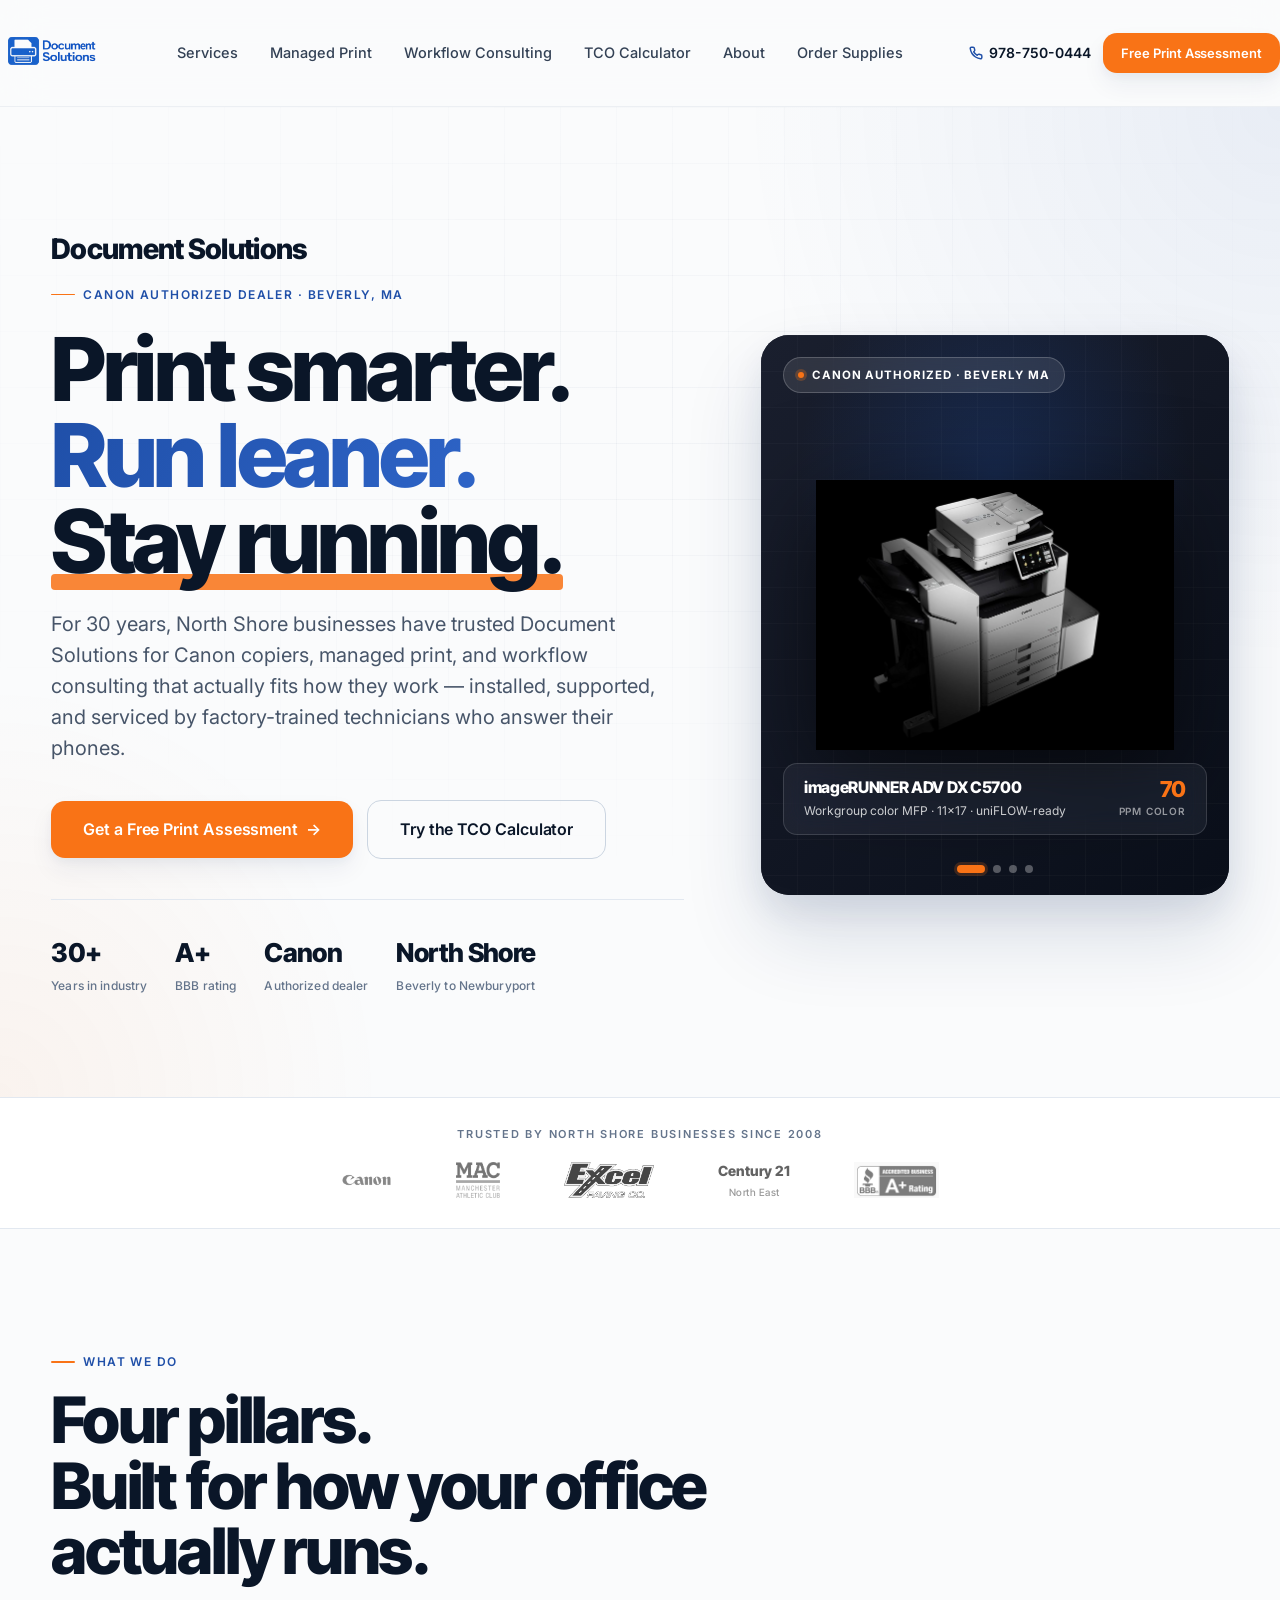
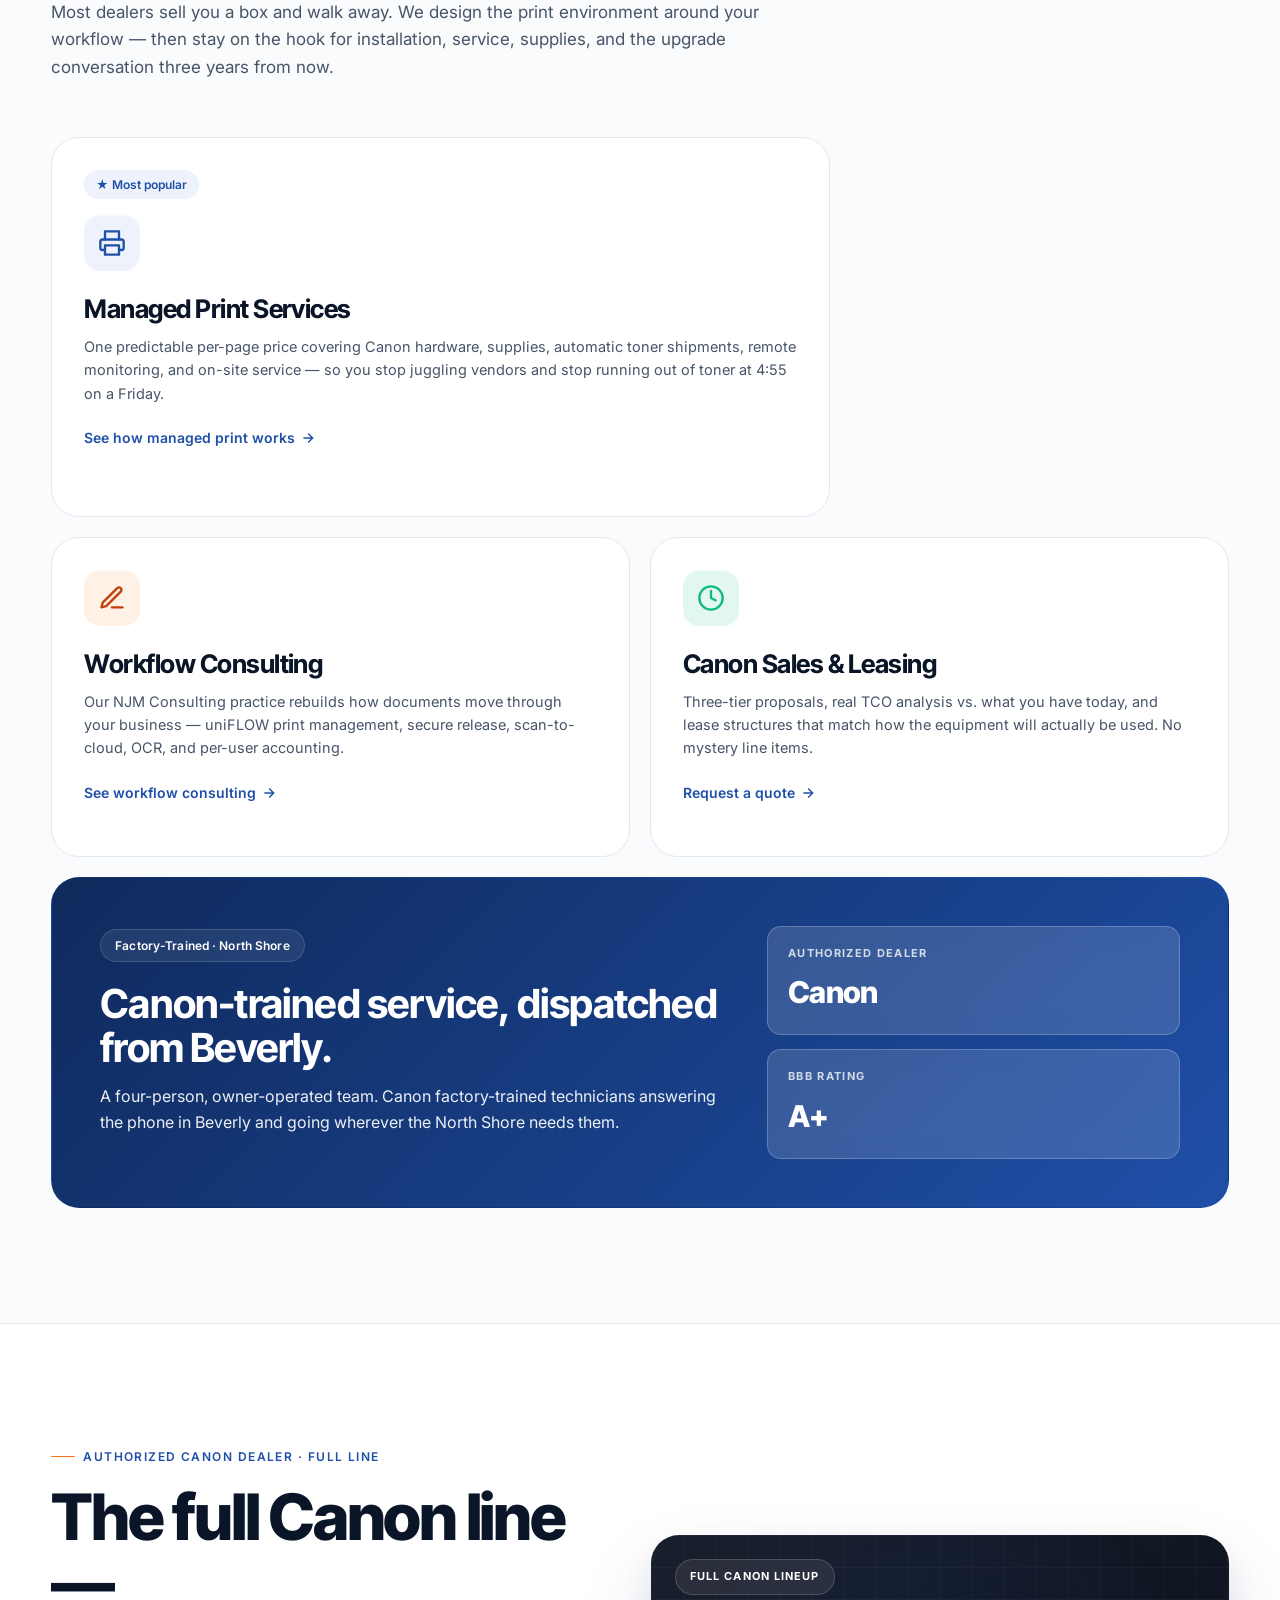
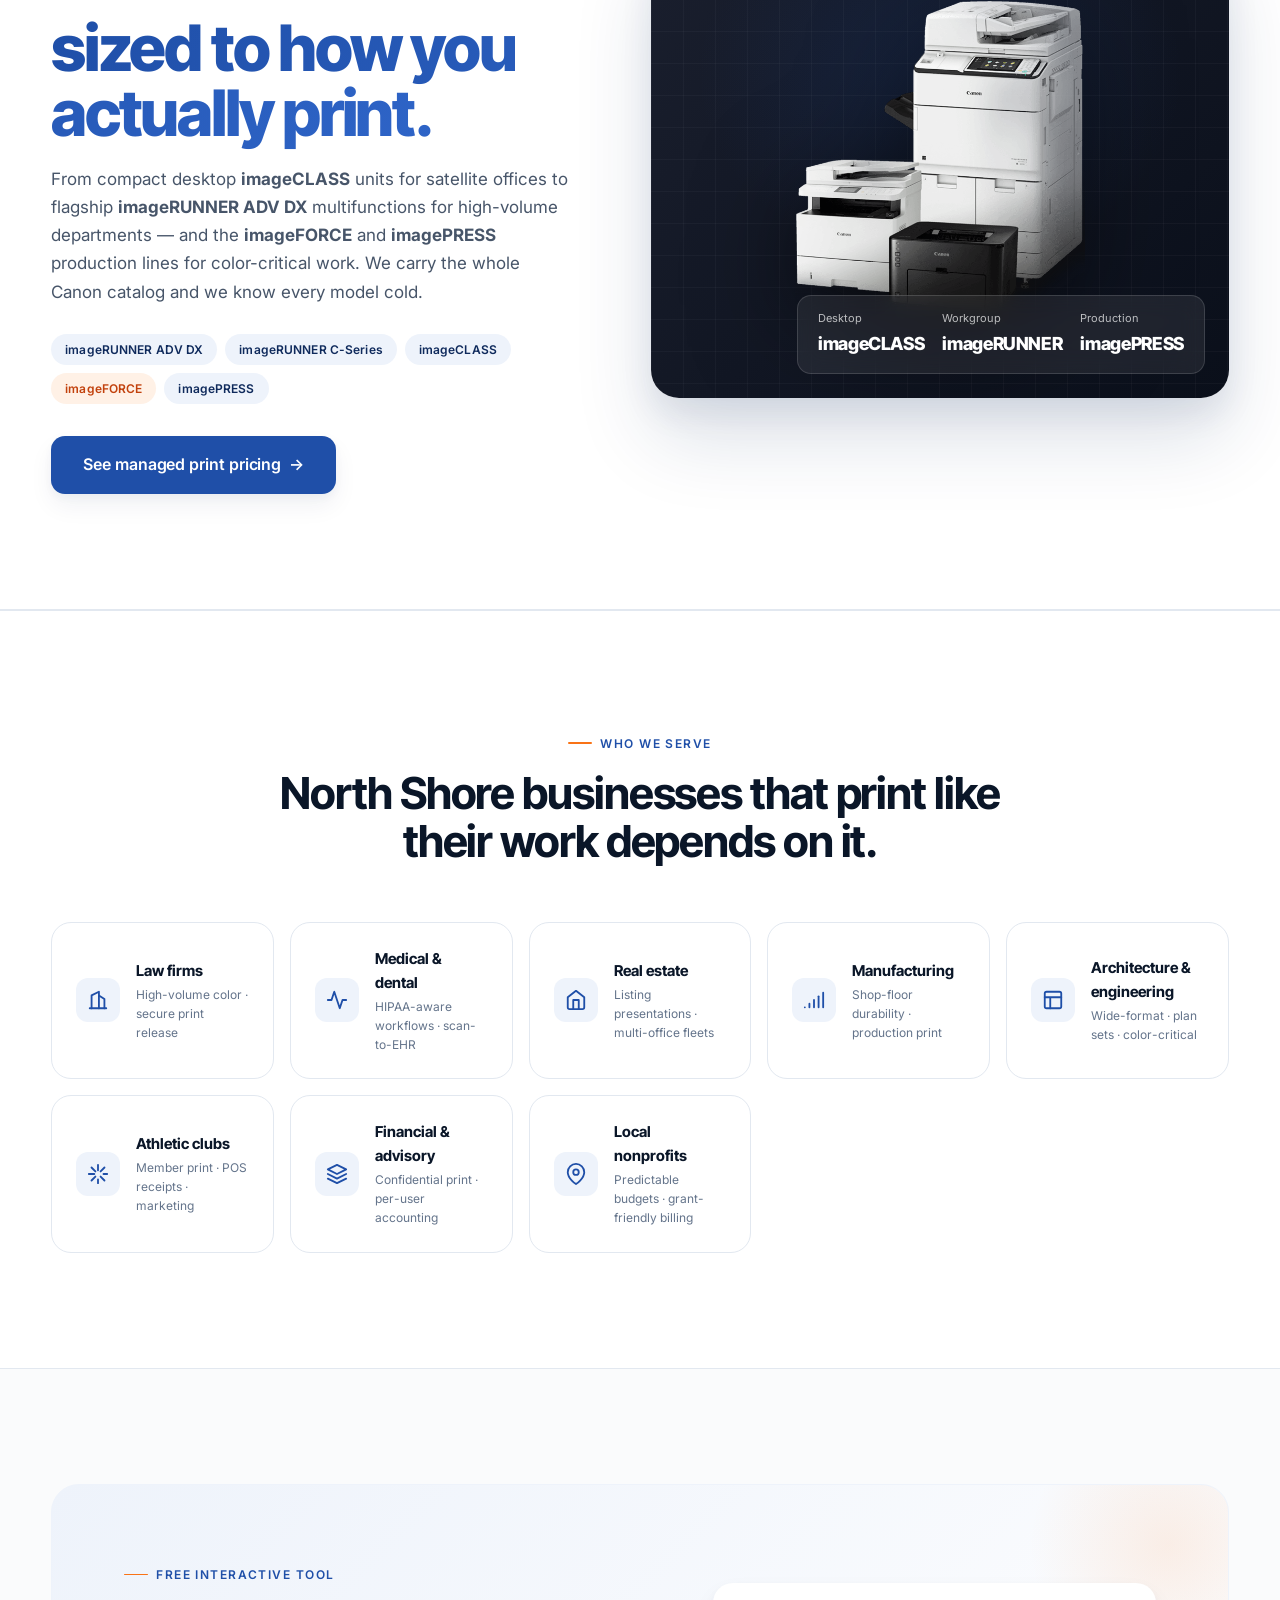
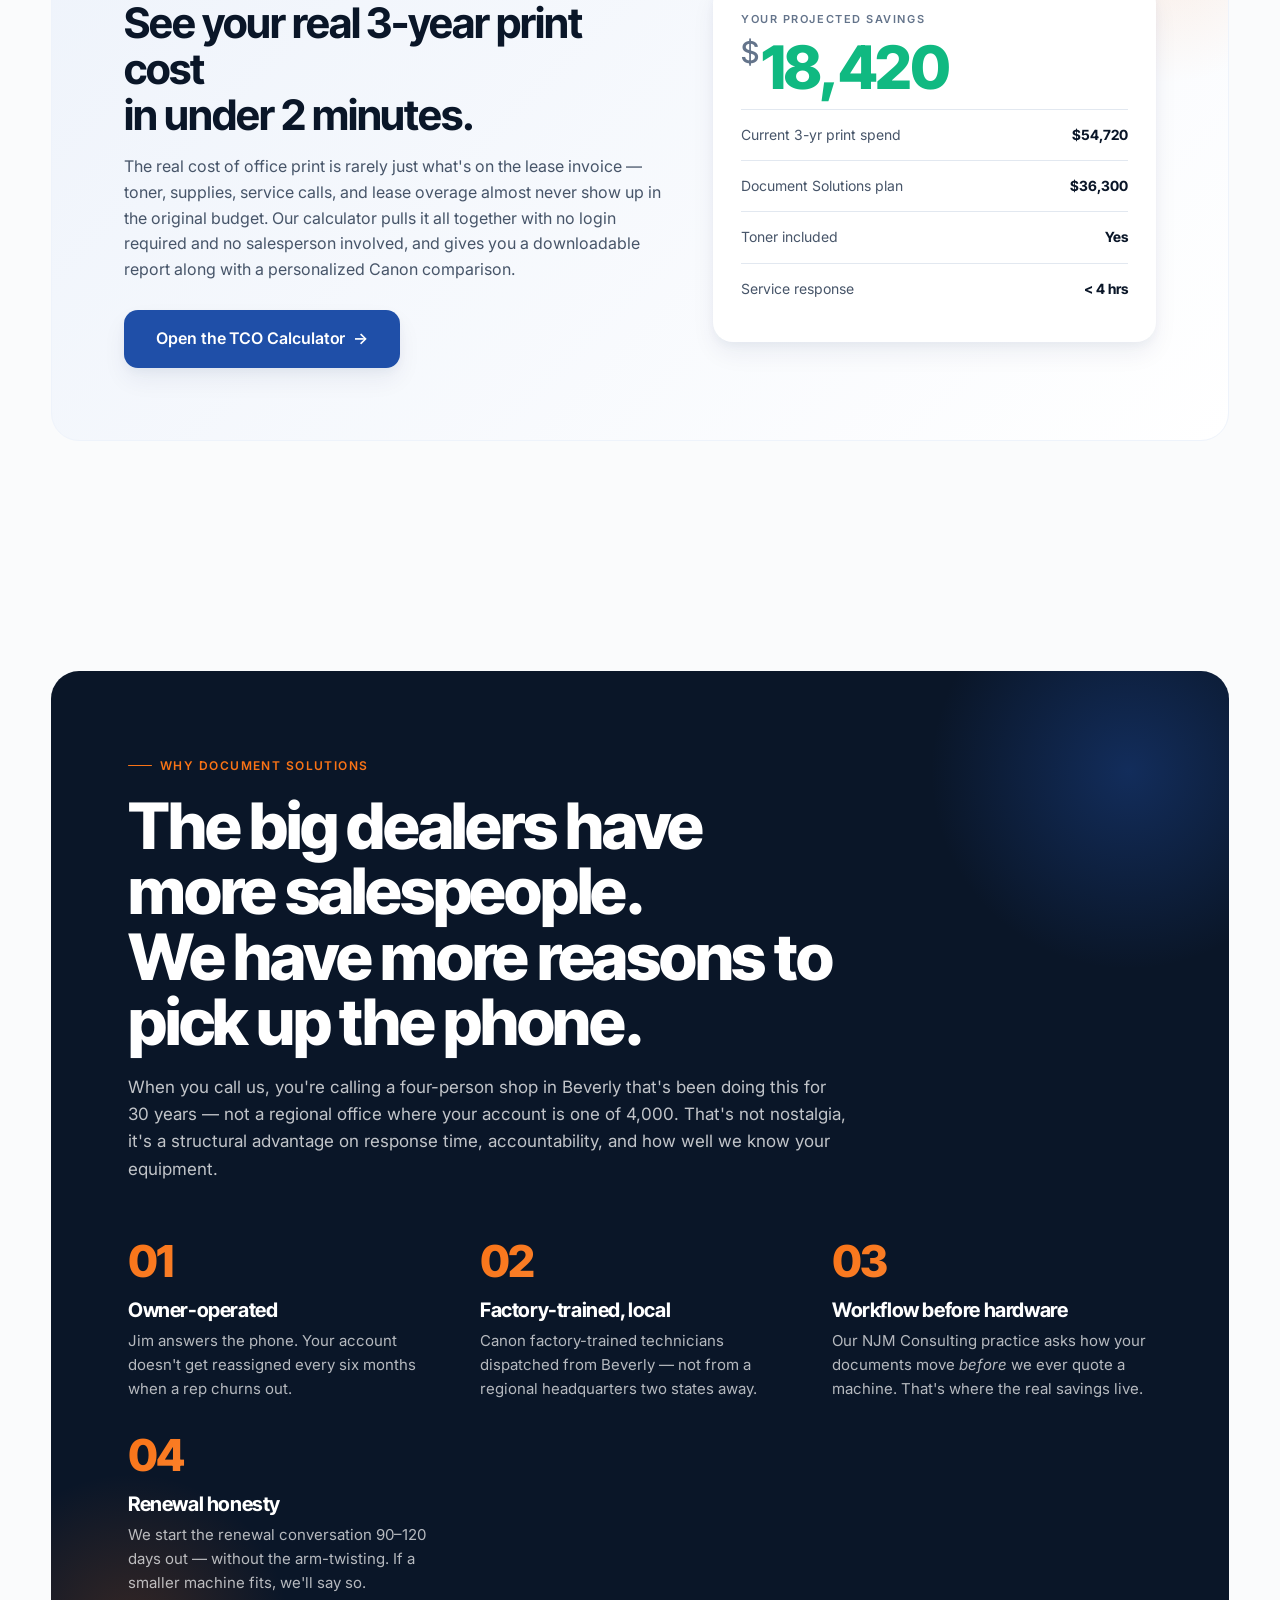
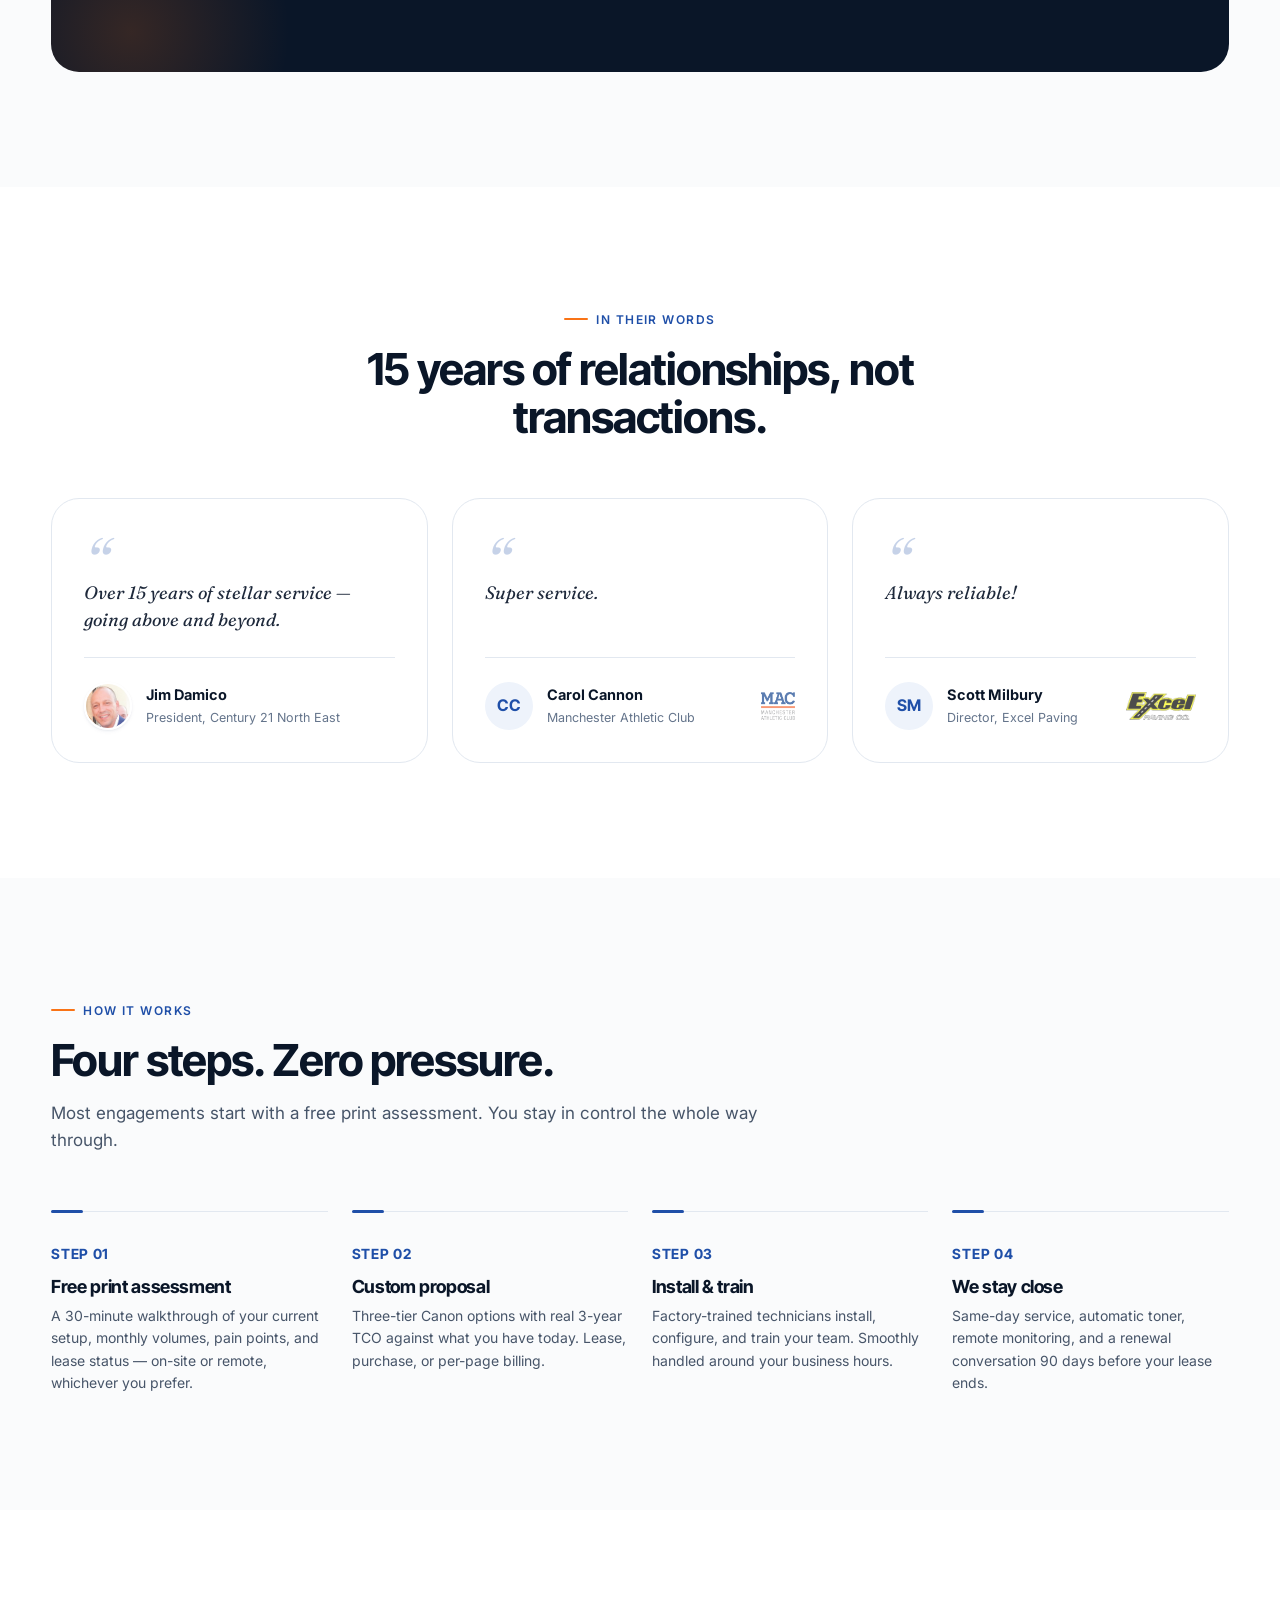
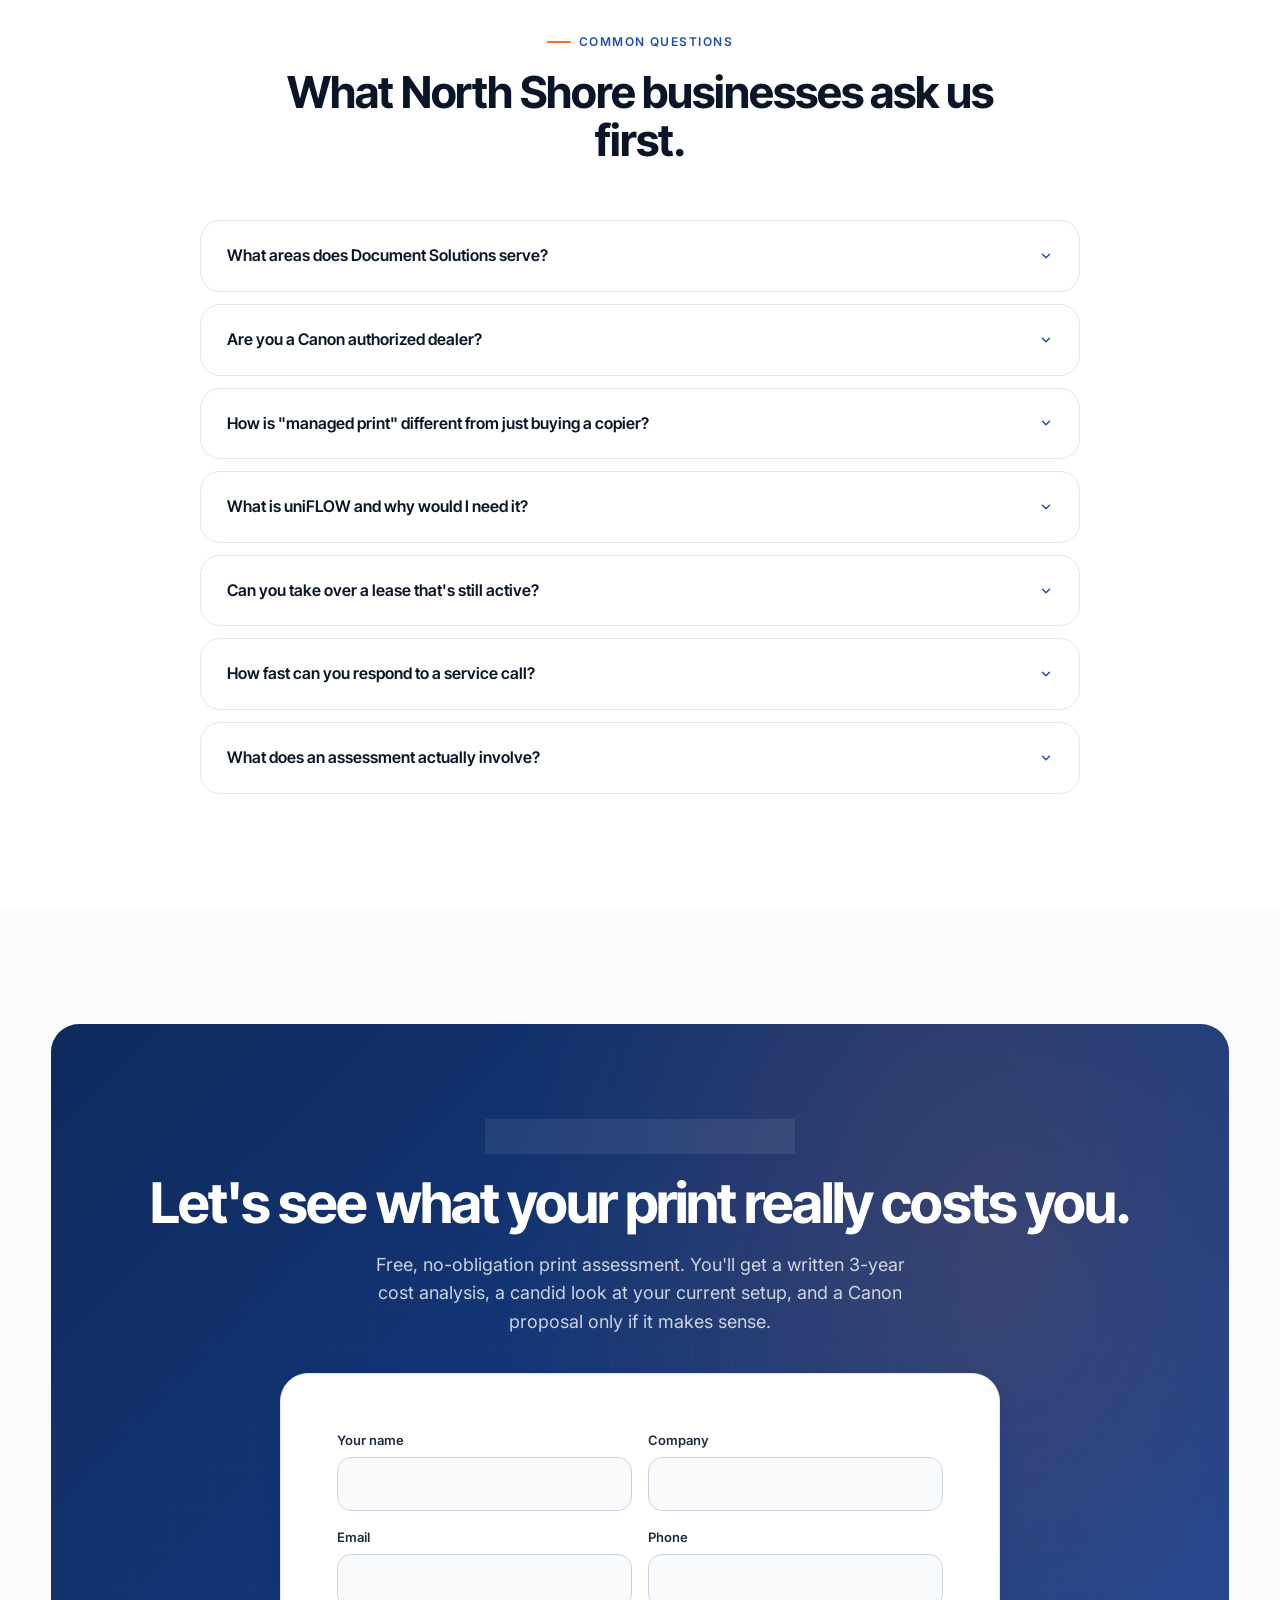
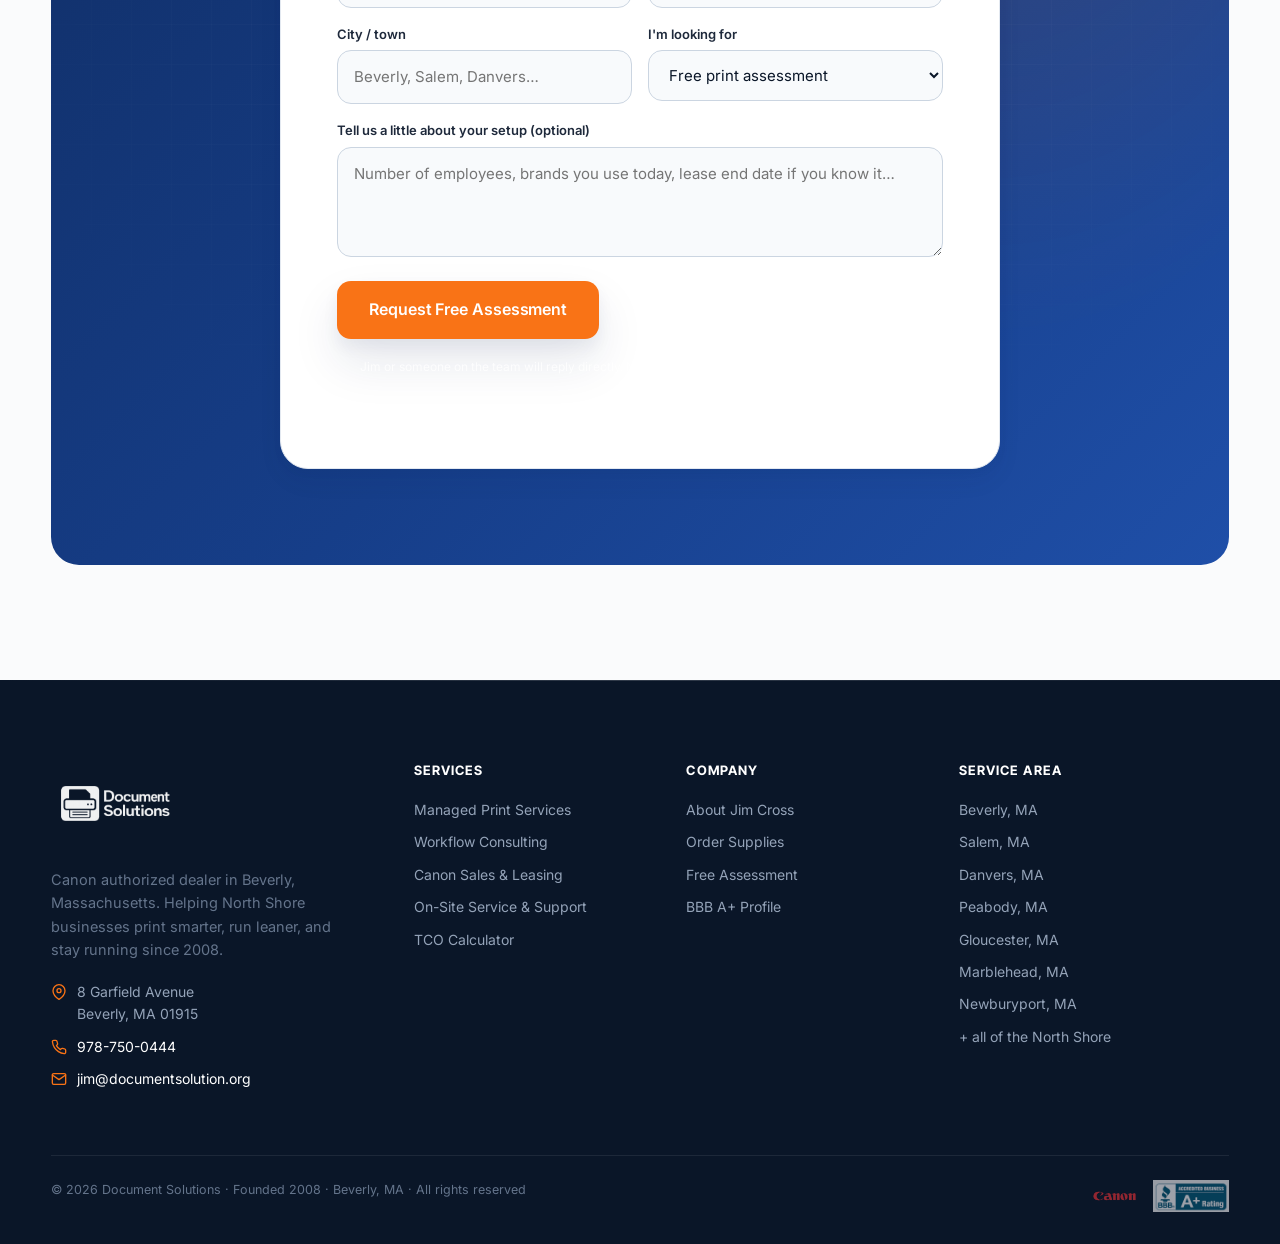
<file: index.html>
<!DOCTYPE html>
<html lang="en">
<head>
<meta charset="UTF-8">
<meta name="viewport" content="width=device-width, initial-scale=1.0">
<meta name="theme-color" content="#1F4FA8">

<title>Document Solutions — Canon Authorized Dealer in Beverly, MA | North Shore Managed Print</title>
<meta name="description" content="Canon authorized dealer in Beverly, Massachusetts. 30+ years serving North Shore businesses with copiers, printers, managed print services, and document workflow consulting. Factory-trained technicians. BBB A+ rated.">

<link rel="canonical" href="https://documentsolution.org/">
<meta name="robots" content="index, follow, max-image-preview:large, max-snippet:-1">

<!-- Open Graph / Twitter -->
<meta property="og:type" content="website">
<meta property="og:title" content="Document Solutions — Canon Dealer & Managed Print, North Shore MA">
<meta property="og:description" content="Beverly, MA Canon authorized dealer. Copiers, managed print, workflow consulting. 30+ years. BBB A+.">
<meta property="og:url" content="https://documentsolution.org/">
<meta property="og:image" content="https://documentsolution.org/assets/images/og-image.jpg">
<meta name="twitter:card" content="summary_large_image">

<!-- Preconnect / Fonts -->
<link rel="preconnect" href="https://fonts.googleapis.com">
<link rel="preconnect" href="https://fonts.gstatic.com" crossorigin>

<link rel="stylesheet" href="assets/css/styles.css">
<link rel="icon" type="image/svg+xml" href="assets/images/favicon.svg">
<link rel="apple-touch-icon" href="assets/images/favicon.svg">

<!-- ========== Schema.org JSON-LD ========== -->
<script type="application/ld+json">
{
  "@context": "https://schema.org",
  "@graph": [
    {
      "@type": "LocalBusiness",
      "@id": "https://documentsolution.org/#business",
      "name": "Document Solutions",
      "alternateName": ["Document Solutions Beverly", "NJM Consulting"],
      "description": "Canon authorized dealer providing copiers, printers, managed print services, and document workflow consulting to businesses across the North Shore of Massachusetts. Founded 2008, BBB A+ rated, factory-trained technicians.",
      "url": "https://documentsolution.org/",
      "telephone": "+1-978-750-0444",
      "email": "jim@documentsolution.org",
      "priceRange": "$$",
      "image": "https://documentsolution.org/assets/images/og-image.jpg",
      "logo": "https://documentsolution.org/assets/images/logo-original.jpg",
      "foundingDate": "2008",
      "address": {
        "@type": "PostalAddress",
        "streetAddress": "8 Garfield Avenue",
        "addressLocality": "Beverly",
        "addressRegion": "MA",
        "postalCode": "01915",
        "addressCountry": "US"
      },
      "geo": {
        "@type": "GeoCoordinates",
        "latitude": 42.5584,
        "longitude": -70.8800
      },
      "areaServed": [
        { "@type": "City", "name": "Beverly, MA" },
        { "@type": "City", "name": "Salem, MA" },
        { "@type": "City", "name": "Danvers, MA" },
        { "@type": "City", "name": "Peabody, MA" },
        { "@type": "City", "name": "Gloucester, MA" },
        { "@type": "City", "name": "Newburyport, MA" },
        { "@type": "City", "name": "Marblehead, MA" },
        { "@type": "City", "name": "Manchester-by-the-Sea, MA" },
        { "@type": "AdministrativeArea", "name": "North Shore, Massachusetts" }
      ],
      "openingHoursSpecification": {
        "@type": "OpeningHoursSpecification",
        "dayOfWeek": ["Monday","Tuesday","Wednesday","Thursday","Friday"],
        "opens": "08:00",
        "closes": "17:00"
      },
      "founder": { "@id": "https://documentsolution.org/#jim" },
      "knowsAbout": [
        "Canon imageRUNNER",
        "Canon imageCLASS",
        "Managed Print Services",
        "Document Workflow Automation",
        "uniFLOW Print Management",
        "Office Equipment Leasing",
        "Multifunction Printer Maintenance"
      ],
      "hasOfferCatalog": {
        "@type": "OfferCatalog",
        "name": "Document Solutions Services",
        "itemListElement": [
          { "@type": "Offer", "itemOffered": { "@type": "Service", "name": "Canon Copier & Printer Sales and Leasing", "description": "Sales and lease structuring for the full Canon imageRUNNER and imageCLASS lines, sized to your monthly print volume." } },
          { "@type": "Offer", "itemOffered": { "@type": "Service", "name": "Managed Print Services", "description": "Per-page billing, automatic toner replenishment, and remote monitoring across your entire print fleet." } },
          { "@type": "Offer", "itemOffered": { "@type": "Service", "name": "Document Workflow Consulting", "description": "uniFLOW-based consulting under NJM Consulting: scan-to-cloud, secure print release, OCR, and per-user accounting." } },
          { "@type": "Offer", "itemOffered": { "@type": "Service", "name": "On-Site Service & Technical Support", "description": "Canon factory-trained technicians dispatched from Beverly across the North Shore for installation, maintenance, and on-site service." } }
        ]
      },
      "aggregateRating": {
        "@type": "AggregateRating",
        "ratingValue": "5.0",
        "bestRating": "5",
        "ratingCount": "3",
        "reviewCount": "3"
      },
      "review": [
        {
          "@type": "Review",
          "author": { "@type": "Person", "name": "Jim Damico", "jobTitle": "President", "worksFor": { "@type": "Organization", "name": "Century 21 North East" } },
          "reviewRating": { "@type": "Rating", "ratingValue": "5", "bestRating": "5" },
          "reviewBody": "Over 15 years of stellar service — going above and beyond."
        },
        {
          "@type": "Review",
          "author": { "@type": "Person", "name": "Carol Cannon", "worksFor": { "@type": "Organization", "name": "Manchester Athletic Club" } },
          "reviewRating": { "@type": "Rating", "ratingValue": "5", "bestRating": "5" },
          "reviewBody": "Super service."
        },
        {
          "@type": "Review",
          "author": { "@type": "Person", "name": "Scott Milbury", "jobTitle": "Director", "worksFor": { "@type": "Organization", "name": "Excel Paving" } },
          "reviewRating": { "@type": "Rating", "ratingValue": "5", "bestRating": "5" },
          "reviewBody": "Always reliable!"
        }
      ],
      "sameAs": [
        "https://www.bbb.org/"
      ]
    },
    {
      "@type": "Person",
      "@id": "https://documentsolution.org/#jim",
      "name": "Jim Cross",
      "jobTitle": "Owner",
      "worksFor": { "@id": "https://documentsolution.org/#business" },
      "knowsAbout": ["Canon imageRUNNER", "Managed Print Services", "Document Workflow Consulting", "Office Equipment Leasing"],
      "description": "Owner of Document Solutions, a Canon authorized dealer in Beverly, Massachusetts. 30+ years of experience in office equipment, document workflow, and managed print services across the North Shore."
    },
    {
      "@type": "FAQPage",
      "mainEntity": [
        { "@type": "Question", "name": "What areas does Document Solutions serve?",
          "acceptedAnswer": { "@type": "Answer", "text": "Document Solutions serves the North Shore of Massachusetts from Beverly, including Salem, Danvers, Peabody, Gloucester, Marblehead, Manchester-by-the-Sea, Newburyport, and the surrounding communities along the Beverly-to-Boston corridor." } },
        { "@type": "Question", "name": "Is Document Solutions a Canon authorized dealer?",
          "acceptedAnswer": { "@type": "Answer", "text": "Yes. Document Solutions is a Canon authorized dealer based in Beverly, MA, with factory-trained technicians for the full Canon imageRUNNER and imageCLASS product lines." } },
        { "@type": "Question", "name": "Do you offer managed print services?",
          "acceptedAnswer": { "@type": "Answer", "text": "Yes. We offer per-page managed print agreements that include automatic toner replenishment, remote device monitoring, on-site service, and consolidated billing across multiple devices." } },
        { "@type": "Question", "name": "What is uniFLOW workflow consulting?",
          "acceptedAnswer": { "@type": "Answer", "text": "Through our consulting arm NJM Consulting, we assess document workflows and deploy Canon uniFLOW print management software for secure print release, scan-to-cloud, OCR, and per-user print accounting. This is higher-margin work that goes beyond hardware." } },
        { "@type": "Question", "name": "How long has Document Solutions been in business?",
          "acceptedAnswer": { "@type": "Answer", "text": "Document Solutions was founded in 2008 by Jim Cross. Jim has more than 30 years of experience in the office equipment industry. The company holds an A+ rating from the Better Business Bureau." } },
        { "@type": "Question", "name": "Can you handle existing leased equipment?",
          "acceptedAnswer": { "@type": "Answer", "text": "Yes. We routinely transition customers from competitors and structure new agreements 90 to 120 days ahead of an expiring lease so there is no service gap. We can also work with you on early-buyout options when the math makes sense." } }
      ]
    }
  ]
}
</script>
</head>
<body>

<!-- ========== NAV ========== -->
<header class="nav">
  <div class="container nav-inner">
    <a href="/" class="nav-logo" aria-label="Document Solutions home">
      <img src="assets/images/newLogo.png?v=2" alt="Document Solutions" class="brand-logo">
    </a>
    <nav class="nav-links" aria-label="Primary">
      <a href="#services" class="nav-link">Services</a>
      <a href="services/managed-print.html" class="nav-link">Managed Print</a>
      <a href="services/workflow-consulting.html" class="nav-link">Workflow Consulting</a>
      <a href="tco-calculator.html" class="nav-link">TCO Calculator</a>
      <a href="about.html" class="nav-link">About</a>
      <a href="order-supplies.html" class="nav-link">Order Supplies</a>
      <a href="tel:+19787500444" class="nav-link nav-link-mobile">📞 Call 978-750-0444</a>
      <a href="#contact" class="nav-link nav-link-mobile nav-cta-mobile">Free Print Assessment →</a>
    </nav>
    <div class="nav-cta-row">
      <a href="tel:+19787500444" class="nav-phone">
        <svg width="14" height="14" viewBox="0 0 24 24" fill="none" stroke="currentColor" stroke-width="2.5" stroke-linecap="round" stroke-linejoin="round"><path d="M22 16.92v3a2 2 0 0 1-2.18 2 19.79 19.79 0 0 1-8.63-3.07 19.5 19.5 0 0 1-6-6 19.79 19.79 0 0 1-3.07-8.67A2 2 0 0 1 4.11 2h3a2 2 0 0 1 2 1.72 12.84 12.84 0 0 0 .7 2.81 2 2 0 0 1-.45 2.11L8.09 9.91a16 16 0 0 0 6 6l1.27-1.27a2 2 0 0 1 2.11-.45 12.84 12.84 0 0 0 2.81.7A2 2 0 0 1 22 16.92z"/></svg>
        978-750-0444
      </a>
      <a href="#contact" class="btn btn-primary btn-sm">Free Print Assessment</a>
    </div>
    <button class="nav-toggle" aria-label="Toggle menu" aria-expanded="false"><span class="nav-toggle-icon"><span></span></span></button>
  </div>
</header>

<!-- ========== HERO ========== -->
<section class="hero">
  <div class="container hero-inner">
    <div class="hero-copy">
      <span class="hero-brand-name fade-up">Document Solutions</span>
      <span class="eyebrow fade-up">Canon Authorized Dealer · Beverly, MA</span>
      <h1 class="fade-up delay-1">
        Print smarter.<br>
        <span class="accent">Run leaner.</span><br>
        <span class="underline-accent">Stay running.</span>
      </h1>
      <p class="fade-up delay-2">
        For 30 years, North Shore businesses have trusted Document Solutions for Canon copiers,
        managed print, and workflow consulting that actually fits how they work — installed,
        supported, and serviced by factory-trained technicians who answer their phones.
      </p>
      <div class="hero-cta-row fade-up delay-3">
        <a href="#contact" class="btn btn-primary btn-lg">
          Get a Free Print Assessment
          <span class="btn-arrow">→</span>
        </a>
        <a href="tco-calculator.html" class="btn btn-ghost btn-lg">
          Try the TCO Calculator
        </a>
      </div>
      <div class="hero-trust-row fade-up delay-4">
        <div class="hero-trust-item">
          <span class="hero-trust-num">30+</span>
          <span class="hero-trust-label">Years in industry</span>
        </div>
        <div class="hero-trust-item">
          <span class="hero-trust-num">A+</span>
          <span class="hero-trust-label">BBB rating</span>
        </div>
        <div class="hero-trust-item">
          <span class="hero-trust-num">Canon</span>
          <span class="hero-trust-label">Authorized dealer</span>
        </div>
        <div class="hero-trust-item">
          <span class="hero-trust-num">North Shore</span>
          <span class="hero-trust-label">Beverly to Newburyport</span>
        </div>
      </div>
    </div>

    <div class="hero-visual fade-up delay-2">
      <div class="hero-slideshow" data-slideshow>

        <!-- Slide 1: imageRUNNER ADV DX C5700 -->
        <div class="hero-slide product active" data-slide="0">
          <span class="hero-slide-badge">Canon Authorized · Beverly MA</span>
          <img src="assets/images/canon-c5700-product.webp" alt="Canon imageRUNNER ADV DX C5700 multifunction printer" loading="eager" fetchpriority="high">
          <div class="hero-slide-meta">
            <div>
              <div class="hero-slide-name">imageRUNNER ADV DX C5700</div>
              <div class="hero-slide-spec">Workgroup color MFP · 11×17 · uniFLOW-ready</div>
            </div>
            <div class="hero-slide-stat">
              <span class="hero-slide-stat-num">70</span>
              <span class="hero-slide-stat-label">PPM Color</span>
            </div>
          </div>
        </div>

        <!-- Slide 2: Full Canon ADV lineup -->
        <div class="hero-slide product" data-slide="1">
          <span class="hero-slide-badge">Full Canon Lineup</span>
          <img src="assets/images/canon-1530ii-product.avif" alt="Canon imageRUNNER ADV product family — multifunction printer lineup carried by Document Solutions" loading="lazy">
          <div class="hero-slide-meta">
            <div>
              <div class="hero-slide-name">Canon imageRUNNER ADV Family</div>
              <div class="hero-slide-spec">Compact MFP to production · sized to your volume</div>
            </div>
            <div class="hero-slide-stat">
              <span class="hero-slide-stat-num">30+</span>
              <span class="hero-slide-stat-label">Configs</span>
            </div>
          </div>
        </div>

        <!-- Slide 3: Workplace lifestyle (heavily duotone-treated) -->
        <div class="hero-slide lifestyle" data-slide="2">
          <span class="hero-slide-badge">Real Workflow · NJM Consulting</span>
          <img src="assets/images/canon-office-hero.webp" alt="A North Shore office team working alongside a Canon multifunction printer with uniFLOW workflows" loading="lazy">
          <div class="hero-slide-meta">
            <div>
              <div class="hero-slide-name">Built around how your office actually works</div>
              <div class="hero-slide-spec">Secure print release · scan-to-cloud · per-user accounting</div>
            </div>
            <div class="hero-slide-stat">
              <span class="hero-slide-stat-num">uniFLOW</span>
              <span class="hero-slide-stat-label">Powered</span>
            </div>
          </div>
        </div>

        <!-- Slide 4: Document Solutions credentials (Beverly MA · BBB A+ · 30 yrs) -->
        <div class="hero-slide product" data-slide="3">
          <span class="hero-slide-badge">Beverly, MA · BBB A+</span>
          <img src="assets/images/canon-printers.png" alt="Canon multifunction printers serviced by Document Solutions, factory-trained Canon dealer in Beverly, MA" loading="lazy">
          <div class="hero-slide-meta">
            <div>
              <div class="hero-slide-name">Document Solutions · since 2008</div>
              <div class="hero-slide-spec">Canon factory-trained · BBB A+ · Beverly, MA</div>
            </div>
            <div class="hero-slide-stat">
              <span class="hero-slide-stat-num">30+</span>
              <span class="hero-slide-stat-label">Years</span>
            </div>
          </div>
        </div>

        <div class="hero-slide-dots" role="tablist" aria-label="Hero slideshow">
          <button class="hero-slide-dot active" data-go="0" aria-label="Go to slide 1"></button>
          <button class="hero-slide-dot" data-go="1" aria-label="Go to slide 2"></button>
          <button class="hero-slide-dot" data-go="2" aria-label="Go to slide 3"></button>
          <button class="hero-slide-dot" data-go="3" aria-label="Go to slide 4"></button>
        </div>

      </div>
    </div>
  </div>
</section>

<!-- ========== TRUST STRIP ========== -->
<div class="trust-strip">
  <div class="container">
    <div class="trust-strip-label">Trusted by North Shore businesses since 2008</div>
    <div class="trust-logos">
      <img src="assets/images/canon-logo.png" alt="Canon Authorized Dealer">
      <img src="assets/images/client-manchester-athletic-club.png" alt="Manchester Athletic Club">
      <img src="assets/images/client-excel-paving.png" alt="Excel Paving Co.">
      <span class="badge">Century 21<small>North East</small></span>
      <img src="assets/images/bbb-rating.png" alt="BBB A+ Rated">
    </div>
  </div>
</div>

<!-- ========== SERVICES (BENTO) ========== -->
<section id="services">
  <div class="container">
    <div class="section-header fade-up">
      <span class="eyebrow">What we do</span>
      <h2 class="display-2">Four pillars.<br>Built for how your office actually runs.</h2>
      <p>Most dealers sell you a box and walk away. We design the print environment around your workflow —
      then stay on the hook for installation, service, supplies, and the upgrade conversation three years from now.</p>
    </div>

    <div class="bento-grid">

      <a href="services/managed-print.html" class="bento bento-lg fade-up">
        <span class="bento-badge">★ Most popular</span>
        <div class="bento-icon">
          <svg width="28" height="28" viewBox="0 0 24 24" fill="none" stroke="currentColor" stroke-width="2" stroke-linecap="round" stroke-linejoin="round"><polyline points="6 9 6 2 18 2 18 9"/><path d="M6 18H4a2 2 0 0 1-2-2v-5a2 2 0 0 1 2-2h16a2 2 0 0 1 2 2v5a2 2 0 0 1-2 2h-2"/><rect x="6" y="14" width="12" height="8"/></svg>
        </div>
        <h3>Managed Print Services</h3>
        <p>One predictable per-page price covering Canon hardware, supplies, automatic toner shipments, remote monitoring, and on-site service — so you stop juggling vendors and stop running out of toner at 4:55 on a Friday.</p>
        <span class="bento-link">
          See how managed print works
          <svg width="14" height="14" viewBox="0 0 24 24" fill="none" stroke="currentColor" stroke-width="2.5" stroke-linecap="round"><path d="M5 12h14M13 5l7 7-7 7"/></svg>
        </span>
      </a>

      <a href="services/workflow-consulting.html" class="bento bento-md fade-up delay-1">
        <div class="bento-icon orange">
          <svg width="28" height="28" viewBox="0 0 24 24" fill="none" stroke="currentColor" stroke-width="2" stroke-linecap="round" stroke-linejoin="round"><path d="M12 20h9"/><path d="M16.5 3.5a2.121 2.121 0 0 1 3 3L7 19l-4 1 1-4L16.5 3.5z"/></svg>
        </div>
        <h3>Workflow Consulting</h3>
        <p>Our NJM Consulting practice rebuilds how documents move through your business — uniFLOW print management, secure release, scan-to-cloud, OCR, and per-user accounting.</p>
        <span class="bento-link">
          See workflow consulting
          <svg width="14" height="14" viewBox="0 0 24 24" fill="none" stroke="currentColor" stroke-width="2.5" stroke-linecap="round"><path d="M5 12h14M13 5l7 7-7 7"/></svg>
        </span>
      </a>

      <div class="bento bento-md fade-up delay-2">
        <div class="bento-icon green">
          <svg width="28" height="28" viewBox="0 0 24 24" fill="none" stroke="currentColor" stroke-width="2" stroke-linecap="round" stroke-linejoin="round"><circle cx="12" cy="12" r="10"/><polyline points="12 6 12 12 16 14"/></svg>
        </div>
        <h3>Canon Sales &amp; Leasing</h3>
        <p>Three-tier proposals, real TCO analysis vs. what you have today, and lease structures that match how the equipment will actually be used. No mystery line items.</p>
        <span class="bento-link">
          Request a quote
          <svg width="14" height="14" viewBox="0 0 24 24" fill="none" stroke="currentColor" stroke-width="2.5" stroke-linecap="round"><path d="M5 12h14M13 5l7 7-7 7"/></svg>
        </span>
      </div>

      <div class="bento bento-feature fade-up">
        <div style="display:grid; grid-template-columns:1.2fr 0.8fr; gap:48px; align-items:center; height:100%; color:white;">
          <div>
            <span class="pill pill-dark" style="margin-bottom:20px">Factory-Trained · North Shore</span>
            <h3 style="font-size:clamp(28px,3.5vw,40px); margin-bottom:14px; color:white;">Canon-trained service, dispatched from Beverly.</h3>
            <p style="font-size:16px; color:rgba(255,255,255,0.92); line-height:1.6;">A four-person, owner-operated team. Canon factory-trained technicians answering the phone in Beverly and going wherever the North Shore needs them.</p>
          </div>
          <div style="display:flex; flex-direction:column; gap:14px;">
            <div style="background:rgba(255,255,255,0.14); border:1px solid rgba(255,255,255,0.22); border-radius:14px; padding:18px 20px; backdrop-filter:blur(10px);">
              <div style="font-size:11px; font-weight:700; letter-spacing:0.12em; text-transform:uppercase; color:rgba(255,255,255,0.78); margin-bottom:6px;">Authorized Dealer</div>
              <div style="font-family:var(--font-display); font-size:30px; font-weight:800; letter-spacing:-0.025em; color:white;">Canon</div>
            </div>
            <div style="background:rgba(255,255,255,0.14); border:1px solid rgba(255,255,255,0.22); border-radius:14px; padding:18px 20px; backdrop-filter:blur(10px);">
              <div style="font-size:11px; font-weight:700; letter-spacing:0.12em; text-transform:uppercase; color:rgba(255,255,255,0.78); margin-bottom:6px;">BBB Rating</div>
              <div style="font-family:var(--font-display); font-size:30px; font-weight:800; letter-spacing:-0.025em; color:white;">A+</div>
            </div>
          </div>
        </div>
      </div>

    </div>
  </div>
</section>

<!-- ========== CANON FEATURED EQUIPMENT ========== -->
<section class="canon-feature">
  <div class="container">
    <div class="canon-feature-grid">

      <div class="fade-up">
        <span class="eyebrow">Authorized Canon dealer · Full line</span>
        <h2 class="display-2" style="margin-top:18px; margin-bottom:20px;">
          The full Canon line —<br>
          <span style="background:linear-gradient(120deg,var(--brand-blue),var(--brand-blue-bright)); -webkit-background-clip:text; background-clip:text; -webkit-text-fill-color:transparent;">sized to how you actually print.</span>
        </h2>
        <p style="font-size:17px; line-height:1.65; color:var(--ink-500); max-width:54ch;">
          From compact desktop <strong>imageCLASS</strong> units for satellite offices to flagship
          <strong>imageRUNNER ADV DX</strong> multifunctions for high-volume departments — and the
          <strong>imageFORCE</strong> and <strong>imagePRESS</strong> production lines for color-critical
          work. We carry the whole Canon catalog and we know every model cold.
        </p>
        <div class="canon-feature-tags">
          <span class="pill">imageRUNNER ADV DX</span>
          <span class="pill">imageRUNNER C-Series</span>
          <span class="pill">imageCLASS</span>
          <span class="pill pill-orange">imageFORCE</span>
          <span class="pill">imagePRESS</span>
        </div>
        <a href="services/managed-print.html" class="btn btn-blue btn-lg">
          See managed print pricing
          <span class="btn-arrow">→</span>
        </a>
      </div>

      <div class="canon-feature-photo fade-up delay-1">
        <span class="canon-feature-badge">Full Canon Lineup</span>
        <img src="assets/images/canon-printers.png" alt="Canon imageRUNNER, imageCLASS, and PIXMA product range carried by Document Solutions" loading="lazy">
        <div class="canon-feature-spec">
          <div class="canon-feature-spec-item">Desktop<strong>imageCLASS</strong></div>
          <div class="canon-feature-spec-item">Workgroup<strong>imageRUNNER</strong></div>
          <div class="canon-feature-spec-item">Production<strong>imagePRESS</strong></div>
        </div>
      </div>

    </div>
  </div>
</section>

<!-- ========== INDUSTRIES ========== -->
<section style="background:white; border-top:1px solid var(--ink-100); border-bottom:1px solid var(--ink-100);">
  <div class="container">
    <div class="section-header center fade-up">
      <span class="eyebrow">Who we serve</span>
      <h2 class="display-3">North Shore businesses that print like their work depends on it.</h2>
    </div>

    <div class="industries-grid">
      <div class="industry fade-up">
        <div class="industry-icon">
          <svg width="22" height="22" viewBox="0 0 24 24" fill="none" stroke="currentColor" stroke-width="2" stroke-linecap="round" stroke-linejoin="round"><path d="M3 21h18"/><path d="M5 21V7l8-4v18"/><path d="M19 21V11l-6-4"/></svg>
        </div>
        <div>
          <div class="industry-name">Law firms</div>
          <div class="industry-count">High-volume color · secure print release</div>
        </div>
      </div>
      <div class="industry fade-up delay-1">
        <div class="industry-icon">
          <svg width="22" height="22" viewBox="0 0 24 24" fill="none" stroke="currentColor" stroke-width="2" stroke-linecap="round" stroke-linejoin="round"><path d="M22 12h-4l-3 9L9 3l-3 9H2"/></svg>
        </div>
        <div>
          <div class="industry-name">Medical &amp; dental</div>
          <div class="industry-count">HIPAA-aware workflows · scan-to-EHR</div>
        </div>
      </div>
      <div class="industry fade-up delay-2">
        <div class="industry-icon">
          <svg width="22" height="22" viewBox="0 0 24 24" fill="none" stroke="currentColor" stroke-width="2" stroke-linecap="round" stroke-linejoin="round"><path d="M3 9l9-7 9 7v11a2 2 0 0 1-2 2H5a2 2 0 0 1-2-2z"/><polyline points="9 22 9 12 15 12 15 22"/></svg>
        </div>
        <div>
          <div class="industry-name">Real estate</div>
          <div class="industry-count">Listing presentations · multi-office fleets</div>
        </div>
      </div>
      <div class="industry fade-up delay-3">
        <div class="industry-icon">
          <svg width="22" height="22" viewBox="0 0 24 24" fill="none" stroke="currentColor" stroke-width="2" stroke-linecap="round" stroke-linejoin="round"><path d="M2 20h.01"/><path d="M7 20v-4"/><path d="M12 20v-8"/><path d="M17 20V8"/><path d="M22 4v16"/></svg>
        </div>
        <div>
          <div class="industry-name">Manufacturing</div>
          <div class="industry-count">Shop-floor durability · production print</div>
        </div>
      </div>
      <div class="industry fade-up">
        <div class="industry-icon">
          <svg width="22" height="22" viewBox="0 0 24 24" fill="none" stroke="currentColor" stroke-width="2" stroke-linecap="round" stroke-linejoin="round"><rect x="3" y="3" width="18" height="18" rx="2"/><path d="M3 9h18M9 21V9"/></svg>
        </div>
        <div>
          <div class="industry-name">Architecture &amp; engineering</div>
          <div class="industry-count">Wide-format · plan sets · color-critical</div>
        </div>
      </div>
      <div class="industry fade-up delay-1">
        <div class="industry-icon">
          <svg width="22" height="22" viewBox="0 0 24 24" fill="none" stroke="currentColor" stroke-width="2" stroke-linecap="round" stroke-linejoin="round"><path d="M12 2v6"/><path d="M12 18v4"/><path d="M4.93 4.93l4.24 4.24"/><path d="M14.83 14.83l4.24 4.24"/><path d="M2 12h6"/><path d="M18 12h4"/><path d="M4.93 19.07l4.24-4.24"/><path d="M14.83 9.17l4.24-4.24"/></svg>
        </div>
        <div>
          <div class="industry-name">Athletic clubs</div>
          <div class="industry-count">Member print · POS receipts · marketing</div>
        </div>
      </div>
      <div class="industry fade-up delay-2">
        <div class="industry-icon">
          <svg width="22" height="22" viewBox="0 0 24 24" fill="none" stroke="currentColor" stroke-width="2" stroke-linecap="round" stroke-linejoin="round"><path d="M12 2L2 7l10 5 10-5-10-5z"/><path d="M2 17l10 5 10-5"/><path d="M2 12l10 5 10-5"/></svg>
        </div>
        <div>
          <div class="industry-name">Financial &amp; advisory</div>
          <div class="industry-count">Confidential print · per-user accounting</div>
        </div>
      </div>
      <div class="industry fade-up delay-3">
        <div class="industry-icon">
          <svg width="22" height="22" viewBox="0 0 24 24" fill="none" stroke="currentColor" stroke-width="2" stroke-linecap="round" stroke-linejoin="round"><path d="M21 10c0 7-9 13-9 13s-9-6-9-13a9 9 0 0 1 18 0z"/><circle cx="12" cy="10" r="3"/></svg>
        </div>
        <div>
          <div class="industry-name">Local nonprofits</div>
          <div class="industry-count">Predictable budgets · grant-friendly billing</div>
        </div>
      </div>
    </div>
  </div>
</section>

<!-- ========== TCO CALLOUT ========== -->
<section>
  <div class="container">
    <div class="tco-callout fade-up">
      <div>
        <span class="eyebrow">Free interactive tool</span>
        <h2 class="display-3" style="margin-top:16px;">See your real 3-year print cost<br>in under 2 minutes.</h2>
        <p>The real cost of office print is rarely just what's on the lease invoice — toner, supplies, service calls, and lease overage almost never show up in the original budget. Our calculator pulls it all together with no login required and no salesperson involved, and gives you a downloadable report along with a personalized Canon comparison.</p>
        <a href="tco-calculator.html" class="btn btn-blue btn-lg">
          Open the TCO Calculator
          <span class="btn-arrow">→</span>
        </a>
      </div>
      <div class="tco-preview" aria-hidden="true">
        <div class="tco-preview-label">Your projected savings</div>
        <div class="tco-savings"><span class="pre">$</span>18,420</div>
        <div class="tco-row"><span>Current 3-yr print spend</span><span>$54,720</span></div>
        <div class="tco-row"><span>Document Solutions plan</span><span>$36,300</span></div>
        <div class="tco-row"><span>Toner included</span><span>Yes</span></div>
        <div class="tco-row"><span>Service response</span><span>&lt; 4 hrs</span></div>
      </div>
    </div>
  </div>
</section>

<!-- ========== DIFFERENTIATOR ========== -->
<section>
  <div class="container">
    <div class="differentiator fade-up">
      <div class="differentiator-inner">
        <span class="eyebrow">Why Document Solutions</span>
        <h2 class="display-2" style="margin-top:18px;">The big dealers have more salespeople.<br>We have more reasons to pick up the phone.</h2>
        <p>When you call us, you're calling a four-person shop in Beverly that's been doing this for 30 years
          — not a regional office where your account is one of 4,000. That's not nostalgia, it's a structural
          advantage on response time, accountability, and how well we know your equipment.</p>
      </div>

      <div class="diff-points">
        <div class="diff-point fade-up">
          <div class="diff-point-num">01</div>
          <h4>Owner-operated</h4>
          <p>Jim answers the phone. Your account doesn't get reassigned every six months when a rep churns out.</p>
        </div>
        <div class="diff-point fade-up delay-1">
          <div class="diff-point-num">02</div>
          <h4>Factory-trained, local</h4>
          <p>Canon factory-trained technicians dispatched from Beverly — not from a regional headquarters two states away.</p>
        </div>
        <div class="diff-point fade-up delay-2">
          <div class="diff-point-num">03</div>
          <h4>Workflow before hardware</h4>
          <p>Our NJM Consulting practice asks how your documents move <em>before</em> we ever quote a machine. That's where the real savings live.</p>
        </div>
        <div class="diff-point fade-up delay-3">
          <div class="diff-point-num">04</div>
          <h4>Renewal honesty</h4>
          <p>We start the renewal conversation 90–120 days out — without the arm-twisting. If a smaller machine fits, we'll say so.</p>
        </div>
      </div>
    </div>
  </div>
</section>

<!-- ========== TESTIMONIALS ========== -->
<section style="background:white;">
  <div class="container">
    <div class="section-header center fade-up">
      <span class="eyebrow">In their words</span>
      <h2 class="display-3">15 years of relationships, not transactions.</h2>
    </div>

    <div class="testimonials-grid">
      <article class="testimonial fade-up">
        <div class="testimonial-quote">Over 15 years of stellar service — going above and beyond.</div>
        <div class="testimonial-author">
          <img src="assets/images/testimonial-jim-damico.jpg" alt="Jim Damico" class="testimonial-photo">
          <div>
            <div class="testimonial-name">Jim Damico</div>
            <div class="testimonial-title">President, Century 21 North East</div>
          </div>
        </div>
      </article>

      <article class="testimonial fade-up delay-1">
        <div class="testimonial-quote">Super service.</div>
        <div class="testimonial-author">
          <div class="testimonial-photo-ph">CC</div>
          <div>
            <div class="testimonial-name">Carol Cannon</div>
            <div class="testimonial-title">Manchester Athletic Club</div>
          </div>
          <img src="assets/images/client-manchester-athletic-club.png" alt="" class="testimonial-company-logo">
        </div>
      </article>

      <article class="testimonial fade-up delay-2">
        <div class="testimonial-quote">Always reliable!</div>
        <div class="testimonial-author">
          <div class="testimonial-photo-ph">SM</div>
          <div>
            <div class="testimonial-name">Scott Milbury</div>
            <div class="testimonial-title">Director, Excel Paving</div>
          </div>
          <img src="assets/images/client-excel-paving.png" alt="" class="testimonial-company-logo">
        </div>
      </article>
    </div>
  </div>
</section>

<!-- ========== PROCESS ========== -->
<section>
  <div class="container">
    <div class="section-header fade-up">
      <span class="eyebrow">How it works</span>
      <h2 class="display-3">Four steps. Zero pressure.</h2>
      <p>Most engagements start with a free print assessment. You stay in control the whole way through.</p>
    </div>

    <div class="process-grid">
      <div class="process-step fade-up">
        <div class="process-step-num">STEP 01</div>
        <h4>Free print assessment</h4>
        <p>A 30-minute walkthrough of your current setup, monthly volumes, pain points, and lease status — on-site or remote, whichever you prefer.</p>
      </div>
      <div class="process-step fade-up delay-1">
        <div class="process-step-num">STEP 02</div>
        <h4>Custom proposal</h4>
        <p>Three-tier Canon options with real 3-year TCO against what you have today. Lease, purchase, or per-page billing.</p>
      </div>
      <div class="process-step fade-up delay-2">
        <div class="process-step-num">STEP 03</div>
        <h4>Install &amp; train</h4>
        <p>Factory-trained technicians install, configure, and train your team. Smoothly handled around your business hours.</p>
      </div>
      <div class="process-step fade-up delay-3">
        <div class="process-step-num">STEP 04</div>
        <h4>We stay close</h4>
        <p>Same-day service, automatic toner, remote monitoring, and a renewal conversation 90 days before your lease ends.</p>
      </div>
    </div>
  </div>
</section>

<!-- ========== FAQ ========== -->
<section style="background:white;">
  <div class="container">
    <div class="section-header center fade-up">
      <span class="eyebrow">Common questions</span>
      <h2 class="display-3">What North Shore businesses ask us first.</h2>
    </div>

    <div class="faq-list">
      <details class="faq-item fade-up">
        <summary class="faq-summary">What areas does Document Solutions serve?</summary>
        <div class="faq-body">We serve the North Shore of Massachusetts from our Beverly office, including Salem, Danvers, Peabody, Gloucester, Marblehead, Manchester-by-the-Sea, Newburyport, and the surrounding communities along the Beverly-to-Boston corridor.</div>
      </details>
      <details class="faq-item fade-up">
        <summary class="faq-summary">Are you a Canon authorized dealer?</summary>
        <div class="faq-body">Yes. Document Solutions is a Canon authorized dealer with factory-trained technicians for the full Canon imageRUNNER and imageCLASS lines. We carry current Canon promotions, trade-in values, and dealer pricing — all of it passed through transparently in your proposal.</div>
      </details>
      <details class="faq-item fade-up">
        <summary class="faq-summary">How is "managed print" different from just buying a copier?</summary>
        <div class="faq-body">A managed print agreement bundles the hardware, supplies (toner, drums), automatic replenishment, remote monitoring, and on-site service into a single per-page price. You stop buying toner reactively and you stop calling for service after a breakdown — the system flags it for us first. We'll quote you against your current spend during a free assessment so you can see the difference for yourself.</div>
      </details>
      <details class="faq-item fade-up">
        <summary class="faq-summary">What is uniFLOW and why would I need it?</summary>
        <div class="faq-body">uniFLOW is Canon's print management platform. We deploy it for clients who want secure print release (jobs only print when the user authenticates at the device), per-user or per-department accounting, scan-to-cloud workflows, and OCR for searchable PDF archives. This is the consulting side of our business — branded NJM Consulting — and it's where the biggest workflow gains usually live, especially in law, medical, and financial services offices.</div>
      </details>
      <details class="faq-item fade-up">
        <summary class="faq-summary">Can you take over a lease that's still active?</summary>
        <div class="faq-body">Yes. We routinely transition customers from competitors and structure new agreements 90–120 days ahead of an expiring lease so there's no service gap. If your current lease is mid-term, we can help model an early-buyout to see whether the math works — sometimes it does, sometimes it doesn't, and we'll tell you straight.</div>
      </details>
      <details class="faq-item fade-up">
        <summary class="faq-summary">How fast can you respond to a service call?</summary>
        <div class="faq-body">Service is dispatched out of our Beverly office. Because our technicians are Canon factory-trained on the equipment we sell, we typically arrive with the right parts the first time. For specific response-time commitments, ask us during your assessment — we'll set expectations based on your equipment and location.</div>
      </details>
      <details class="faq-item fade-up">
        <summary class="faq-summary">What does an assessment actually involve?</summary>
        <div class="faq-body">It's a 30-minute conversation, in person or over the phone, where Jim or one of the team walks through your current devices, monthly volumes, supply costs, service issues, and lease end dates. There's no commitment. At the end you get a written recap and, if it makes sense, a three-tier proposal you can compare to what you're spending today.</div>
      </details>
    </div>
  </div>
</section>

<!-- ========== CONTACT / LEAD CAPTURE ========== -->
<section id="contact">
  <div class="container">
    <div class="cta-banner fade-up">
      <span class="pill pill-dark" style="margin-bottom:20px">📍 Beverly, MA · Serving the entire North Shore</span>
      <h2>Let's see what your print really costs you.</h2>
      <p>Free, no-obligation print assessment. You'll get a written 3-year cost analysis, a candid look at your current setup, and a Canon proposal only if it makes sense.</p>

      <form class="lead-form" data-lead-form action="https://formspree.io/f/REPLACE_WITH_FORM_ID" method="POST" style="text-align:left; max-width:720px; margin:0 auto;">
        <div class="field-row">
          <div class="field">
            <label for="name">Your name</label>
            <input type="text" id="name" name="name" required autocomplete="name">
          </div>
          <div class="field">
            <label for="company">Company</label>
            <input type="text" id="company" name="company" required autocomplete="organization">
          </div>
        </div>
        <div class="field-row">
          <div class="field">
            <label for="email">Email</label>
            <input type="email" id="email" name="email" required autocomplete="email">
          </div>
          <div class="field">
            <label for="phone">Phone</label>
            <input type="tel" id="phone" name="phone" autocomplete="tel">
          </div>
        </div>
        <div class="field-row">
          <div class="field">
            <label for="city">City / town</label>
            <input type="text" id="city" name="city" placeholder="Beverly, Salem, Danvers…" autocomplete="address-level2">
          </div>
          <div class="field">
            <label for="interest">I'm looking for</label>
            <select id="interest" name="interest">
              <option>Free print assessment</option>
              <option>New Canon copier or printer</option>
              <option>Managed print services</option>
              <option>Workflow / uniFLOW consulting</option>
              <option>Service on existing equipment</option>
              <option>Just exploring</option>
            </select>
          </div>
        </div>
        <div class="field field-full" style="margin-bottom:24px">
          <label for="notes">Tell us a little about your setup (optional)</label>
          <textarea id="notes" name="notes" placeholder="Number of employees, brands you use today, lease end date if you know it…"></textarea>
        </div>
        <div style="display:flex; gap:14px; align-items:center; flex-wrap:wrap;">
          <button type="submit" class="btn btn-primary btn-lg">Request Free Assessment</button>
          <span data-status style="font-size:14px; font-weight:500;"></span>
        </div>
        <p class="subtle" style="font-size:12px; margin-top:18px;">Jim or someone on the team will reply directly. No spam, no list-sharing.</p>
      </form>
    </div>
  </div>
</section>

<!-- ========== FOOTER ========== -->
<footer class="footer">
  <div class="container">
    <div class="footer-grid">
      <div class="footer-brand">
        <a href="/" class="nav-logo" aria-label="Document Solutions home">
          <img src="assets/images/newLogo.png?v=2" alt="Document Solutions" class="brand-logo">
        </a>
        <p class="footer-tagline">Canon authorized dealer in Beverly, Massachusetts. Helping North Shore businesses print smarter, run leaner, and stay running since 2008.</p>
        <div class="footer-contact">
          <div class="footer-contact-line">
            <svg width="16" height="16" viewBox="0 0 24 24" fill="none" stroke="currentColor" stroke-width="2" stroke-linecap="round" stroke-linejoin="round"><path d="M21 10c0 7-9 13-9 13s-9-6-9-13a9 9 0 0 1 18 0z"/><circle cx="12" cy="10" r="3"/></svg>
            <span>8 Garfield Avenue<br>Beverly, MA 01915</span>
          </div>
          <div class="footer-contact-line">
            <svg width="16" height="16" viewBox="0 0 24 24" fill="none" stroke="currentColor" stroke-width="2" stroke-linecap="round" stroke-linejoin="round"><path d="M22 16.92v3a2 2 0 0 1-2.18 2 19.79 19.79 0 0 1-8.63-3.07 19.5 19.5 0 0 1-6-6 19.79 19.79 0 0 1-3.07-8.67A2 2 0 0 1 4.11 2h3a2 2 0 0 1 2 1.72 12.84 12.84 0 0 0 .7 2.81 2 2 0 0 1-.45 2.11L8.09 9.91a16 16 0 0 0 6 6l1.27-1.27a2 2 0 0 1 2.11-.45 12.84 12.84 0 0 0 2.81.7A2 2 0 0 1 22 16.92z"/></svg>
            <a href="tel:+19787500444">978-750-0444</a>
          </div>
          <div class="footer-contact-line">
            <svg width="16" height="16" viewBox="0 0 24 24" fill="none" stroke="currentColor" stroke-width="2" stroke-linecap="round" stroke-linejoin="round"><path d="M4 4h16c1.1 0 2 .9 2 2v12c0 1.1-.9 2-2 2H4c-1.1 0-2-.9-2-2V6c0-1.1.9-2 2-2z"/><polyline points="22,6 12,13 2,6"/></svg>
            <a href="mailto:jim@documentsolution.org">jim@documentsolution.org</a>
          </div>
        </div>
      </div>

      <div>
        <div class="footer-col-title">Services</div>
        <div class="footer-links">
          <a href="services/managed-print.html">Managed Print Services</a>
          <a href="services/workflow-consulting.html">Workflow Consulting</a>
          <a href="#services">Canon Sales &amp; Leasing</a>
          <a href="#services">On-Site Service &amp; Support</a>
          <a href="tco-calculator.html">TCO Calculator</a>
        </div>
      </div>

      <div>
        <div class="footer-col-title">Company</div>
        <div class="footer-links">
          <a href="about.html">About Jim Cross</a>
          <a href="order-supplies.html">Order Supplies</a>
          <a href="#contact">Free Assessment</a>
          <a href="https://www.bbb.org/" target="_blank" rel="noopener">BBB A+ Profile</a>
        </div>
      </div>

      <div>
        <div class="footer-col-title">Service Area</div>
        <div class="footer-links">
          <a href="#">Beverly, MA</a>
          <a href="#">Salem, MA</a>
          <a href="#">Danvers, MA</a>
          <a href="#">Peabody, MA</a>
          <a href="#">Gloucester, MA</a>
          <a href="#">Marblehead, MA</a>
          <a href="#">Newburyport, MA</a>
          <a href="#">+ all of the North Shore</a>
        </div>
      </div>
    </div>

    <div class="footer-bottom">
      <div>© <span data-year>2026</span> Document Solutions · Founded 2008 · Beverly, MA · All rights reserved</div>
      <div class="footer-badges">
        <img src="assets/images/canon-logo.png" alt="Canon Authorized Dealer">
        <img src="assets/images/bbb-rating.png" alt="BBB A+ Rated">
      </div>
    </div>
  </div>
</footer>

<script src="assets/js/main.js" defer></script>
</body>
</html>
</file>
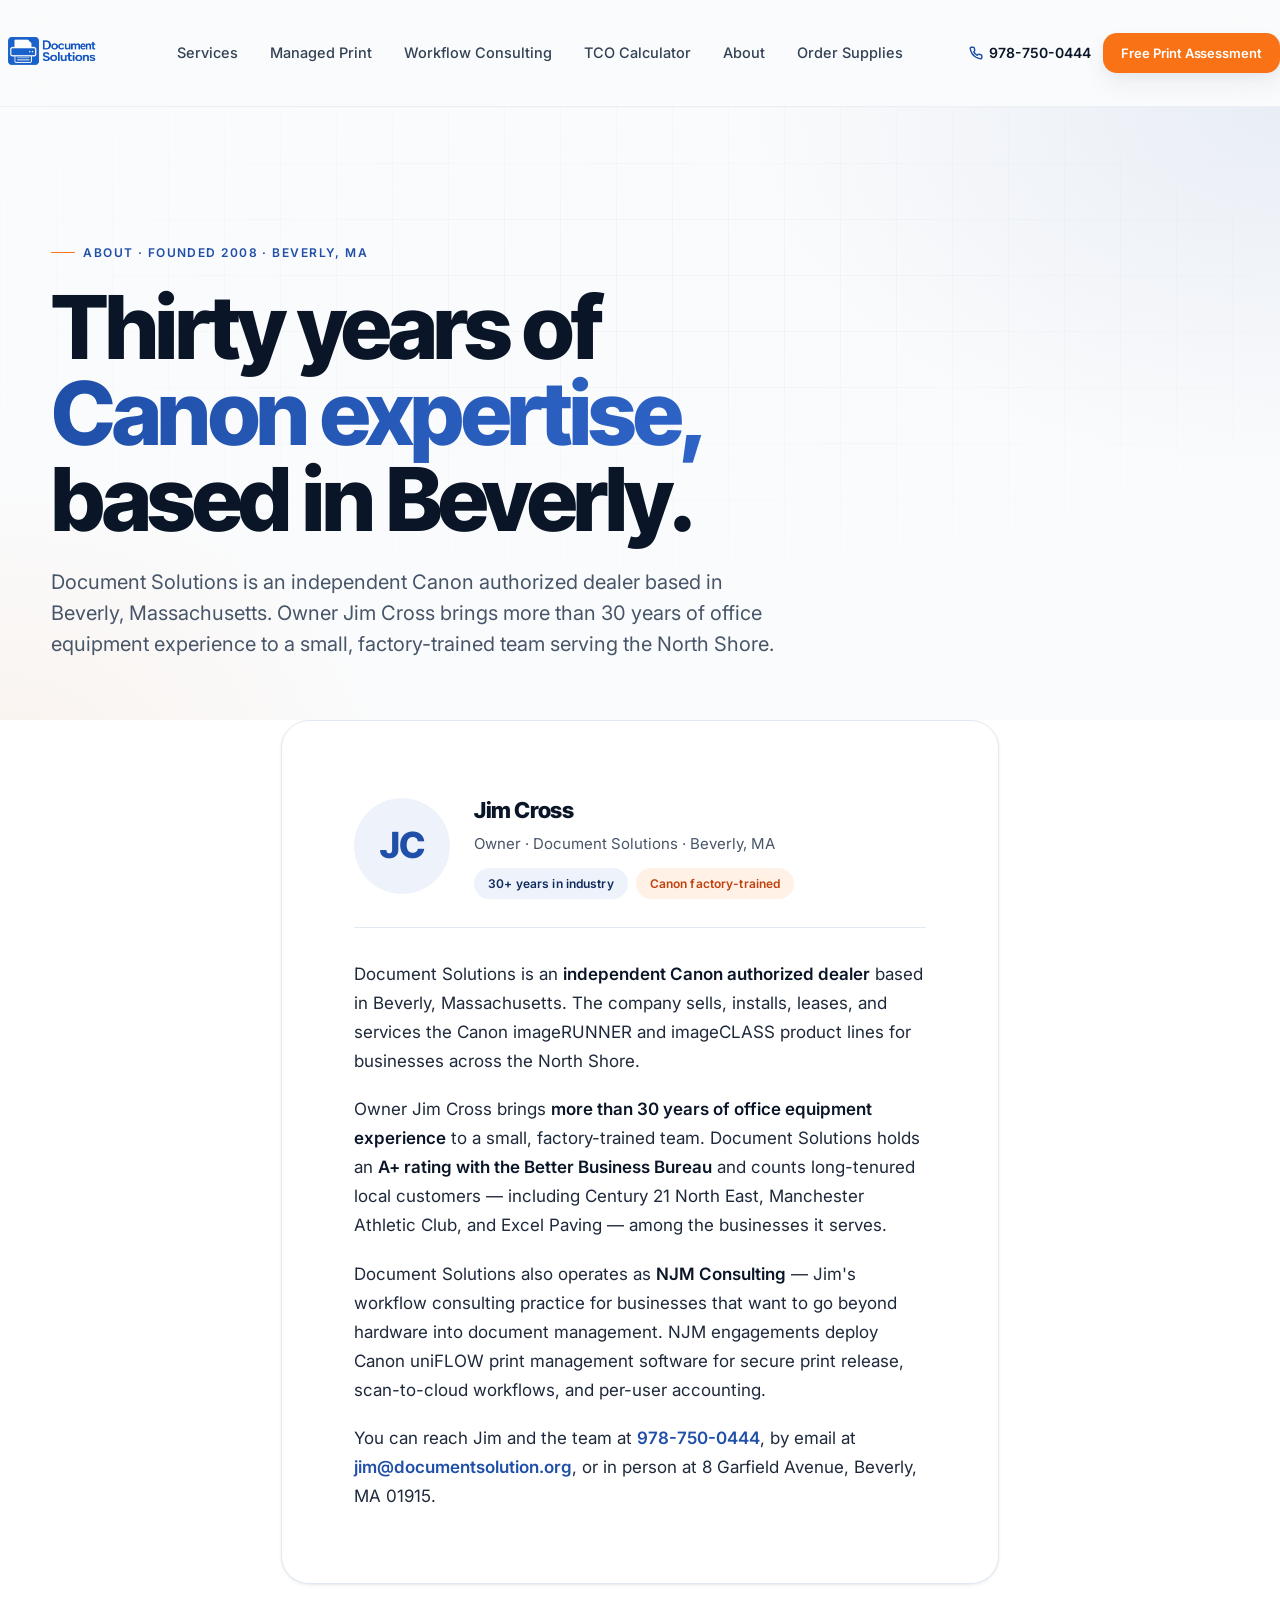
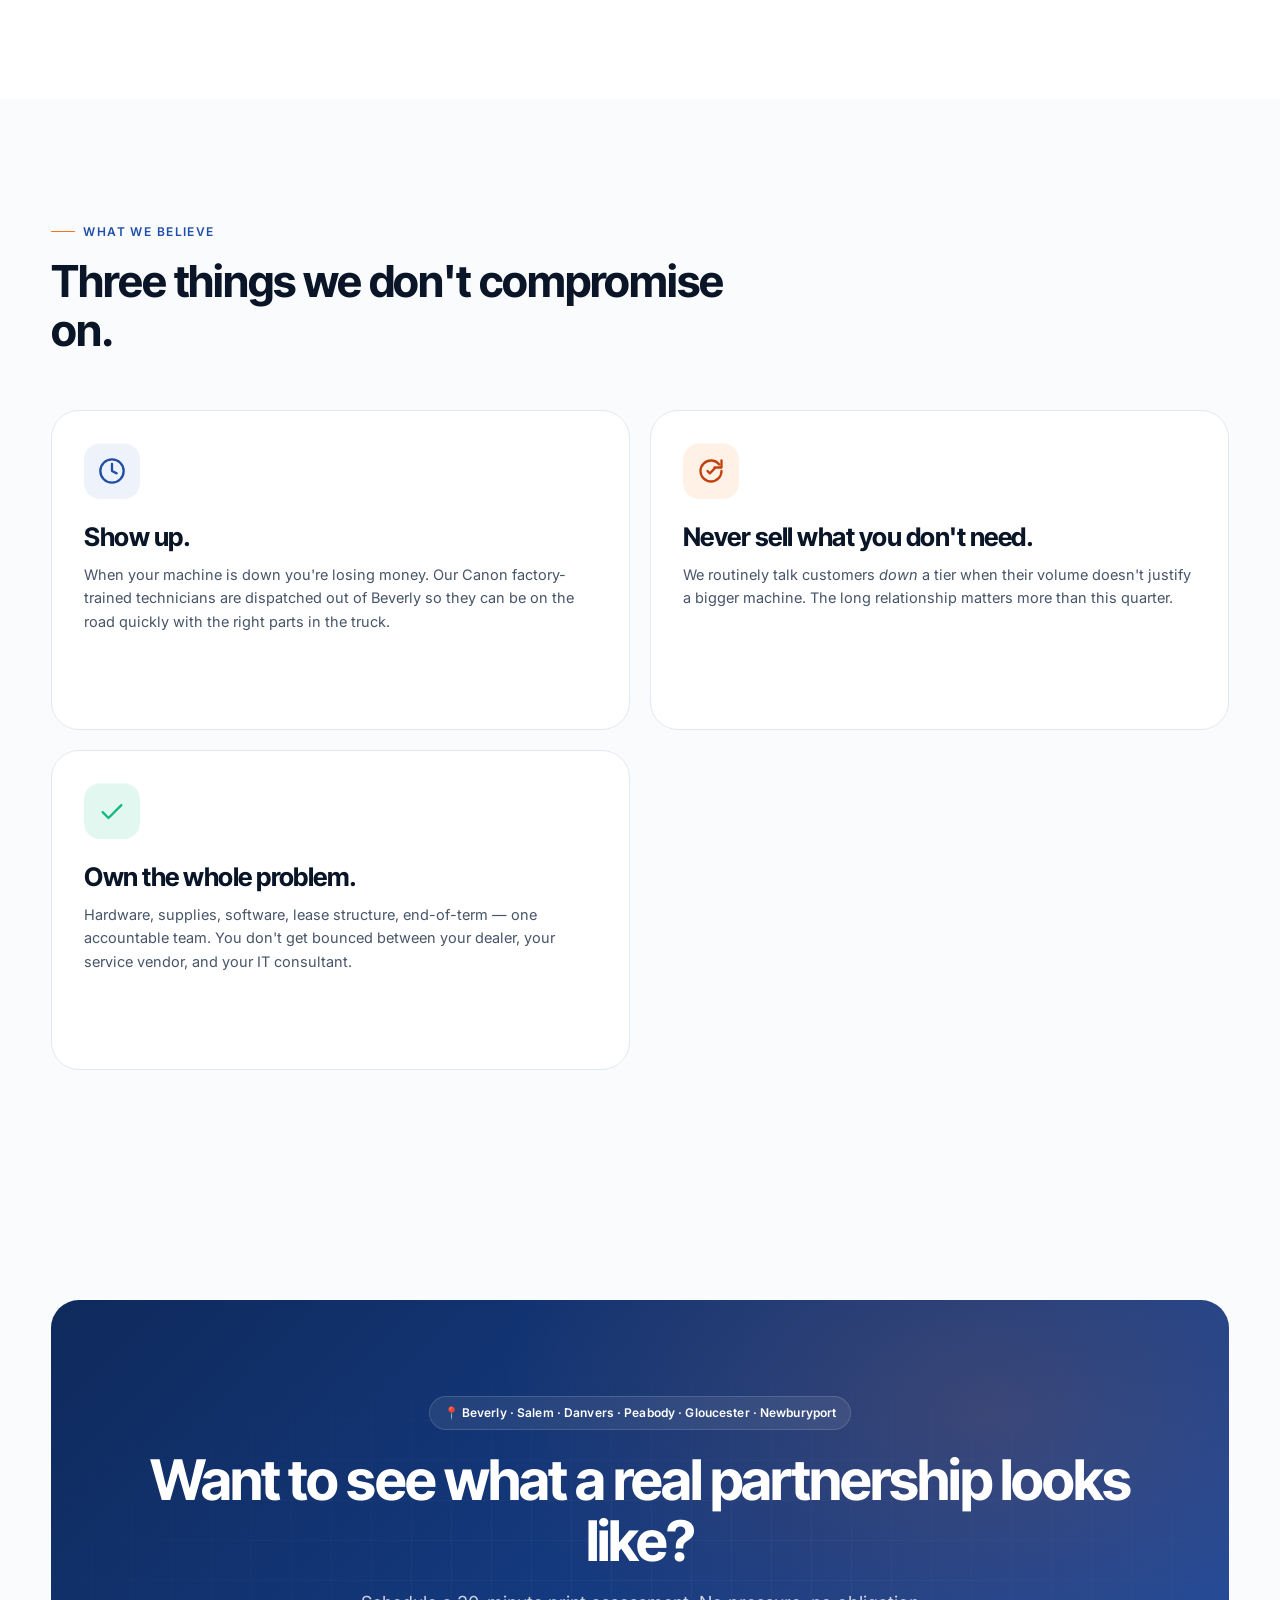
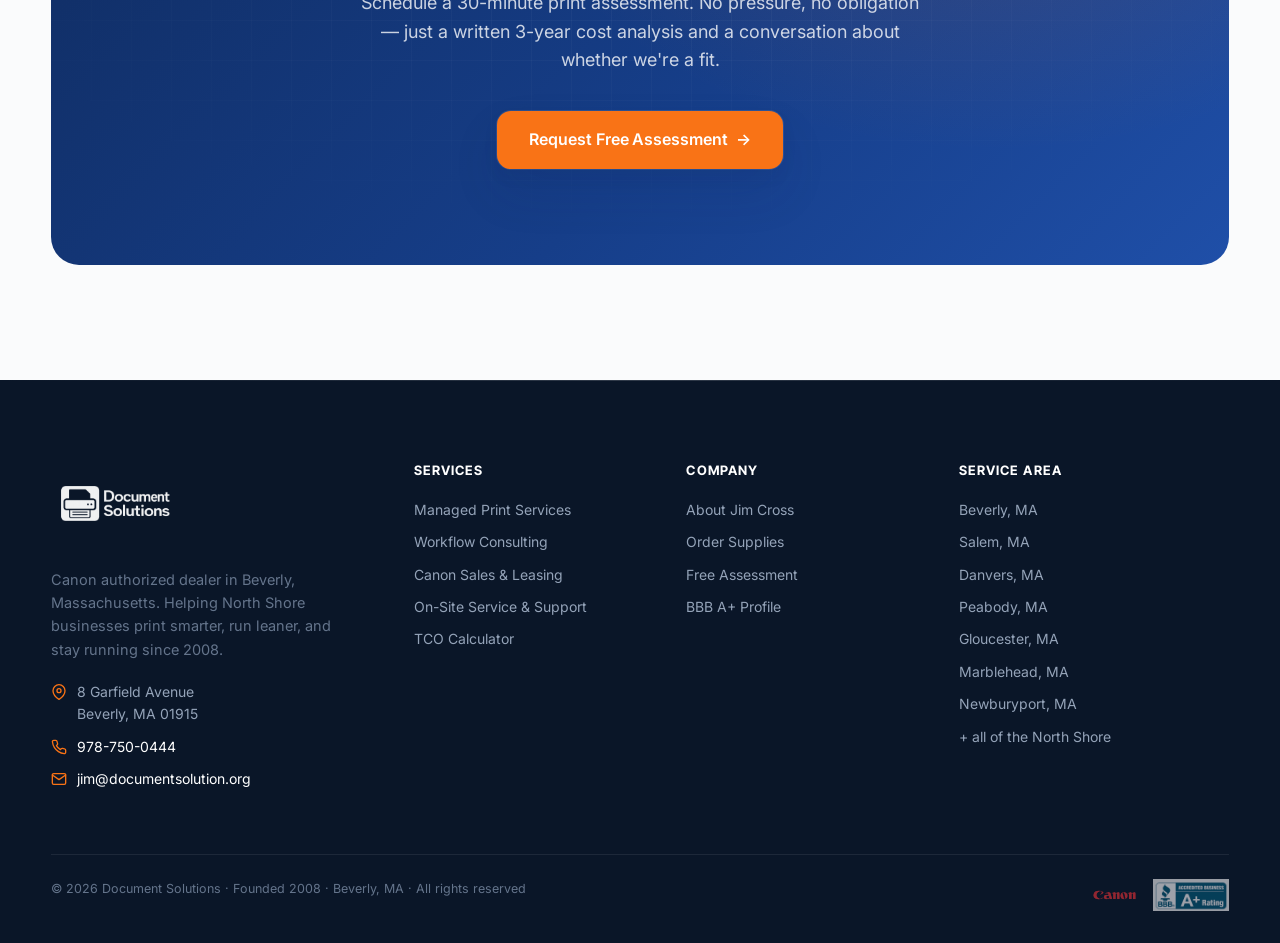
<file: about.html>
<!DOCTYPE html>
<html lang="en">
<head>
<meta charset="UTF-8">
<meta name="viewport" content="width=device-width, initial-scale=1.0">
<meta name="theme-color" content="#1F4FA8">

<title>About Jim Cross & Document Solutions — 30 Years on the North Shore</title>
<meta name="description" content="Founded in 2008 by Jim Cross, Document Solutions is an independent Canon authorized dealer in Beverly, MA. 30+ years of office equipment expertise, factory-trained technicians, BBB A+ rated.">

<link rel="canonical" href="https://documentsolution.org/about.html">
<meta name="robots" content="index, follow, max-image-preview:large">

<meta property="og:type" content="profile">
<meta property="og:title" content="About Jim Cross — Document Solutions, Beverly MA">
<meta property="og:description" content="30+ years in office equipment. Founded Document Solutions in Beverly, MA in 2008.">
<meta property="og:url" content="https://documentsolution.org/about.html">

<link rel="preconnect" href="https://fonts.googleapis.com">
<link rel="preconnect" href="https://fonts.gstatic.com" crossorigin>
<link rel="stylesheet" href="assets/css/styles.css">
<link rel="icon" type="image/svg+xml" href="assets/images/favicon.svg">
<link rel="apple-touch-icon" href="assets/images/favicon.svg">

<script type="application/ld+json">
{
  "@context": "https://schema.org",
  "@type": "AboutPage",
  "mainEntity": {
    "@type": "Person",
    "name": "Jim Cross",
    "jobTitle": "Owner",
    "description": "Owner and founder of Document Solutions, a Canon authorized dealer in Beverly, Massachusetts. 30+ years in office equipment, document workflow, and managed print services.",
    "worksFor": {
      "@type": "LocalBusiness",
      "name": "Document Solutions",
      "url": "https://documentsolution.org/",
      "address": {
        "@type": "PostalAddress",
        "streetAddress": "8 Garfield Avenue",
        "addressLocality": "Beverly",
        "addressRegion": "MA",
        "postalCode": "01915",
        "addressCountry": "US"
      },
      "telephone": "+1-978-750-0444"
    },
    "knowsAbout": ["Canon imageRUNNER", "Managed Print Services", "Document Workflow Consulting", "Office Equipment Leasing", "uniFLOW Print Management"]
  },
  "breadcrumb": {
    "@type": "BreadcrumbList",
    "itemListElement": [
      { "@type": "ListItem", "position": 1, "name": "Home", "item": "https://documentsolution.org/" },
      { "@type": "ListItem", "position": 2, "name": "About", "item": "https://documentsolution.org/about.html" }
    ]
  }
}
</script>
</head>
<body>

<header class="nav">
  <div class="container nav-inner">
    <a href="index.html" class="nav-logo" aria-label="Document Solutions home">
      <img src="assets/images/newLogo.png?v=2" alt="Document Solutions" class="brand-logo">
    </a>
    <nav class="nav-links" aria-label="Primary">
      <a href="index.html#services" class="nav-link">Services</a>
      <a href="services/managed-print.html" class="nav-link">Managed Print</a>
      <a href="services/workflow-consulting.html" class="nav-link">Workflow Consulting</a>
      <a href="tco-calculator.html" class="nav-link">TCO Calculator</a>
      <a href="about.html" class="nav-link">About</a>
      <a href="order-supplies.html" class="nav-link">Order Supplies</a>
      <a href="tel:+19787500444" class="nav-link nav-link-mobile">📞 Call 978-750-0444</a>
      <a href="index.html#contact" class="nav-link nav-link-mobile nav-cta-mobile">Free Print Assessment →</a>
    </nav>
    <div class="nav-cta-row">
      <a href="tel:+19787500444" class="nav-phone">
        <svg width="14" height="14" viewBox="0 0 24 24" fill="none" stroke="currentColor" stroke-width="2.5" stroke-linecap="round" stroke-linejoin="round"><path d="M22 16.92v3a2 2 0 0 1-2.18 2 19.79 19.79 0 0 1-8.63-3.07 19.5 19.5 0 0 1-6-6 19.79 19.79 0 0 1-3.07-8.67A2 2 0 0 1 4.11 2h3a2 2 0 0 1 2 1.72 12.84 12.84 0 0 0 .7 2.81 2 2 0 0 1-.45 2.11L8.09 9.91a16 16 0 0 0 6 6l1.27-1.27a2 2 0 0 1 2.11-.45 12.84 12.84 0 0 0 2.81.7A2 2 0 0 1 22 16.92z"/></svg>
        978-750-0444
      </a>
      <a href="index.html#contact" class="btn btn-primary btn-sm">Free Print Assessment</a>
    </div>
    <button class="nav-toggle" aria-label="Toggle menu" aria-expanded="false"><span class="nav-toggle-icon"><span></span></span></button>
  </div>
</header>

<!-- ========== HERO ========== -->
<section class="hero" style="padding-bottom:64px;">
  <div class="container">
    <div style="max-width:820px;">
      <span class="eyebrow fade-up">About · Founded 2008 · Beverly, MA</span>
      <h1 class="display-1 fade-up delay-1" style="margin-top:22px; margin-bottom:24px;">
        Thirty years of<br>
        <span class="accent">Canon expertise,</span><br>
        based in Beverly.
      </h1>
      <p class="lede fade-up delay-2">
        Document Solutions is an independent Canon authorized dealer based in Beverly,
        Massachusetts. Owner Jim Cross brings more than 30 years of office equipment
        experience to a small, factory-trained team serving the North Shore.
      </p>
    </div>
  </div>
</section>

<!-- ========== JIM'S STORY ========== -->
<section style="padding-top:0; background:white;">
  <div class="container container-tight">

    <div class="fade-up" style="background:var(--surface); border:1px solid var(--ink-100); border-radius:var(--radius-xl); padding:clamp(40px,6vw,72px); box-shadow:var(--shadow-sm); margin-top:-40px; position:relative; z-index:2;">

      <div style="display:flex; flex-wrap:wrap; gap:24px; align-items:center; padding-bottom:28px; border-bottom:1px solid var(--ink-100); margin-bottom:32px;">
        <div style="width:96px; height:96px; border-radius:50%; background:var(--brand-blue-tint); color:var(--brand-blue); display:grid; place-items:center; font-family:var(--font-display); font-weight:800; font-size:36px; letter-spacing:-0.03em; flex-shrink:0;">JC</div>
        <div>
          <div style="font-family:var(--font-display); font-size:22px; font-weight:800; color:var(--ink-900); letter-spacing:-0.02em;">Jim Cross</div>
          <div style="color:var(--ink-500); font-size:15px; margin-top:4px;">Owner · Document Solutions · Beverly, MA</div>
          <div style="display:flex; gap:8px; margin-top:12px; flex-wrap:wrap;">
            <span class="pill">30+ years in industry</span>
            <span class="pill pill-orange">Canon factory-trained</span>
          </div>
        </div>
      </div>

      <div style="font-size:17px; line-height:1.7; color:var(--ink-700);">
        <p style="margin-bottom:20px;">Document Solutions is an <span class="strong">independent Canon authorized dealer</span> based in Beverly, Massachusetts. The company sells, installs, leases, and services the Canon imageRUNNER and imageCLASS product lines for businesses across the North Shore.</p>

        <p style="margin-bottom:20px;">Owner Jim Cross brings <span class="strong">more than 30 years of office equipment experience</span> to a small, factory-trained team. Document Solutions holds an <span class="strong">A+ rating with the Better Business Bureau</span> and counts long-tenured local customers — including Century 21 North East, Manchester Athletic Club, and Excel Paving — among the businesses it serves.</p>

        <p style="margin-bottom:20px;">Document Solutions also operates as <span class="strong">NJM Consulting</span> — Jim's workflow consulting practice for businesses that want to go beyond hardware into document management. NJM engagements deploy Canon uniFLOW print management software for secure print release, scan-to-cloud workflows, and per-user accounting.</p>

        <p>You can reach Jim and the team at <a href="tel:+19787500444" style="color:var(--brand-blue); font-weight:600;">978-750-0444</a>, by email at <a href="mailto:jim@documentsolution.org" style="color:var(--brand-blue); font-weight:600;">jim@documentsolution.org</a>, or in person at 8 Garfield Avenue, Beverly, MA 01915.</p>
      </div>

    </div>

  </div>
</section>

<!-- ========== VALUES ========== -->
<section>
  <div class="container">
    <div class="section-header fade-up">
      <span class="eyebrow">What we believe</span>
      <h2 class="display-3">Three things we don't compromise on.</h2>
    </div>

    <div class="bento-grid">
      <div class="bento bento-md fade-up">
        <div class="bento-icon">
          <svg width="28" height="28" viewBox="0 0 24 24" fill="none" stroke="currentColor" stroke-width="2" stroke-linecap="round" stroke-linejoin="round"><circle cx="12" cy="12" r="10"/><polyline points="12 6 12 12 16 14"/></svg>
        </div>
        <h3>Show up.</h3>
        <p>When your machine is down you're losing money. Our Canon factory-trained technicians are dispatched out of Beverly so they can be on the road quickly with the right parts in the truck.</p>
      </div>
      <div class="bento bento-md fade-up delay-1">
        <div class="bento-icon orange">
          <svg width="28" height="28" viewBox="0 0 24 24" fill="none" stroke="currentColor" stroke-width="2" stroke-linecap="round" stroke-linejoin="round"><path d="M9 12l2 2 4-4"/><path d="M21 12c0 4.97-4.03 9-9 9s-9-4.03-9-9 4.03-9 9-9c2.85 0 5.4 1.32 7.05 3.39"/><path d="M21 3v6h-6"/></svg>
        </div>
        <h3>Never sell what you don't need.</h3>
        <p>We routinely talk customers <em>down</em> a tier when their volume doesn't justify a bigger machine. The long relationship matters more than this quarter.</p>
      </div>
      <div class="bento bento-md fade-up delay-2">
        <div class="bento-icon green">
          <svg width="28" height="28" viewBox="0 0 24 24" fill="none" stroke="currentColor" stroke-width="2" stroke-linecap="round" stroke-linejoin="round"><path d="M20 7L9 18l-5-5"/></svg>
        </div>
        <h3>Own the whole problem.</h3>
        <p>Hardware, supplies, software, lease structure, end-of-term — one accountable team. You don't get bounced between your dealer, your service vendor, and your IT consultant.</p>
      </div>
    </div>

  </div>
</section>

<!-- ========== CTA ========== -->
<section>
  <div class="container">
    <div class="cta-banner fade-up">
      <span class="pill pill-dark" style="margin-bottom:20px">📍 Beverly · Salem · Danvers · Peabody · Gloucester · Newburyport</span>
      <h2>Want to see what a real partnership looks like?</h2>
      <p>Schedule a 30-minute print assessment. No pressure, no obligation — just a written 3-year cost analysis and a conversation about whether we're a fit.</p>
      <a href="index.html#contact" class="btn btn-primary btn-lg">Request Free Assessment <span class="btn-arrow">→</span></a>
    </div>
  </div>
</section>

<!-- ========== FOOTER ========== -->
<footer class="footer">
  <div class="container">
    <div class="footer-grid">
      <div class="footer-brand">
        <a href="index.html" class="nav-logo" aria-label="Document Solutions home">
          <img src="assets/images/newLogo.png?v=2" alt="Document Solutions" class="brand-logo">
        </a>
        <p class="footer-tagline">Canon authorized dealer in Beverly, Massachusetts. Helping North Shore businesses print smarter, run leaner, and stay running since 2008.</p>
        <div class="footer-contact">
          <div class="footer-contact-line">
            <svg width="16" height="16" viewBox="0 0 24 24" fill="none" stroke="currentColor" stroke-width="2" stroke-linecap="round" stroke-linejoin="round"><path d="M21 10c0 7-9 13-9 13s-9-6-9-13a9 9 0 0 1 18 0z"/><circle cx="12" cy="10" r="3"/></svg>
            <span>8 Garfield Avenue<br>Beverly, MA 01915</span>
          </div>
          <div class="footer-contact-line">
            <svg width="16" height="16" viewBox="0 0 24 24" fill="none" stroke="currentColor" stroke-width="2" stroke-linecap="round" stroke-linejoin="round"><path d="M22 16.92v3a2 2 0 0 1-2.18 2 19.79 19.79 0 0 1-8.63-3.07 19.5 19.5 0 0 1-6-6 19.79 19.79 0 0 1-3.07-8.67A2 2 0 0 1 4.11 2h3a2 2 0 0 1 2 1.72 12.84 12.84 0 0 0 .7 2.81 2 2 0 0 1-.45 2.11L8.09 9.91a16 16 0 0 0 6 6l1.27-1.27a2 2 0 0 1 2.11-.45 12.84 12.84 0 0 0 2.81.7A2 2 0 0 1 22 16.92z"/></svg>
            <a href="tel:+19787500444">978-750-0444</a>
          </div>
          <div class="footer-contact-line">
            <svg width="16" height="16" viewBox="0 0 24 24" fill="none" stroke="currentColor" stroke-width="2" stroke-linecap="round" stroke-linejoin="round"><path d="M4 4h16c1.1 0 2 .9 2 2v12c0 1.1-.9 2-2 2H4c-1.1 0-2-.9-2-2V6c0-1.1.9-2 2-2z"/><polyline points="22,6 12,13 2,6"/></svg>
            <a href="mailto:jim@documentsolution.org">jim@documentsolution.org</a>
          </div>
        </div>
      </div>

      <div>
        <div class="footer-col-title">Services</div>
        <div class="footer-links">
          <a href="services/managed-print.html">Managed Print Services</a>
          <a href="services/workflow-consulting.html">Workflow Consulting</a>
          <a href="index.html#services">Canon Sales &amp; Leasing</a>
          <a href="index.html#services">On-Site Service &amp; Support</a>
          <a href="tco-calculator.html">TCO Calculator</a>
        </div>
      </div>

      <div>
        <div class="footer-col-title">Company</div>
        <div class="footer-links">
          <a href="about.html">About Jim Cross</a>
          <a href="order-supplies.html">Order Supplies</a>
          <a href="index.html#contact">Free Assessment</a>
          <a href="https://www.bbb.org/" target="_blank" rel="noopener">BBB A+ Profile</a>
        </div>
      </div>

      <div>
        <div class="footer-col-title">Service Area</div>
        <div class="footer-links">
          <a href="#">Beverly, MA</a>
          <a href="#">Salem, MA</a>
          <a href="#">Danvers, MA</a>
          <a href="#">Peabody, MA</a>
          <a href="#">Gloucester, MA</a>
          <a href="#">Marblehead, MA</a>
          <a href="#">Newburyport, MA</a>
          <a href="#">+ all of the North Shore</a>
        </div>
      </div>
    </div>

    <div class="footer-bottom">
      <div>© <span data-year>2026</span> Document Solutions · Founded 2008 · Beverly, MA · All rights reserved</div>
      <div class="footer-badges">
        <img src="assets/images/canon-logo.png" alt="Canon Authorized Dealer">
        <img src="assets/images/bbb-rating.png" alt="BBB A+ Rated">
      </div>
    </div>
  </div>
</footer>

<script src="assets/js/main.js" defer></script>
</body>
</html>
</file>
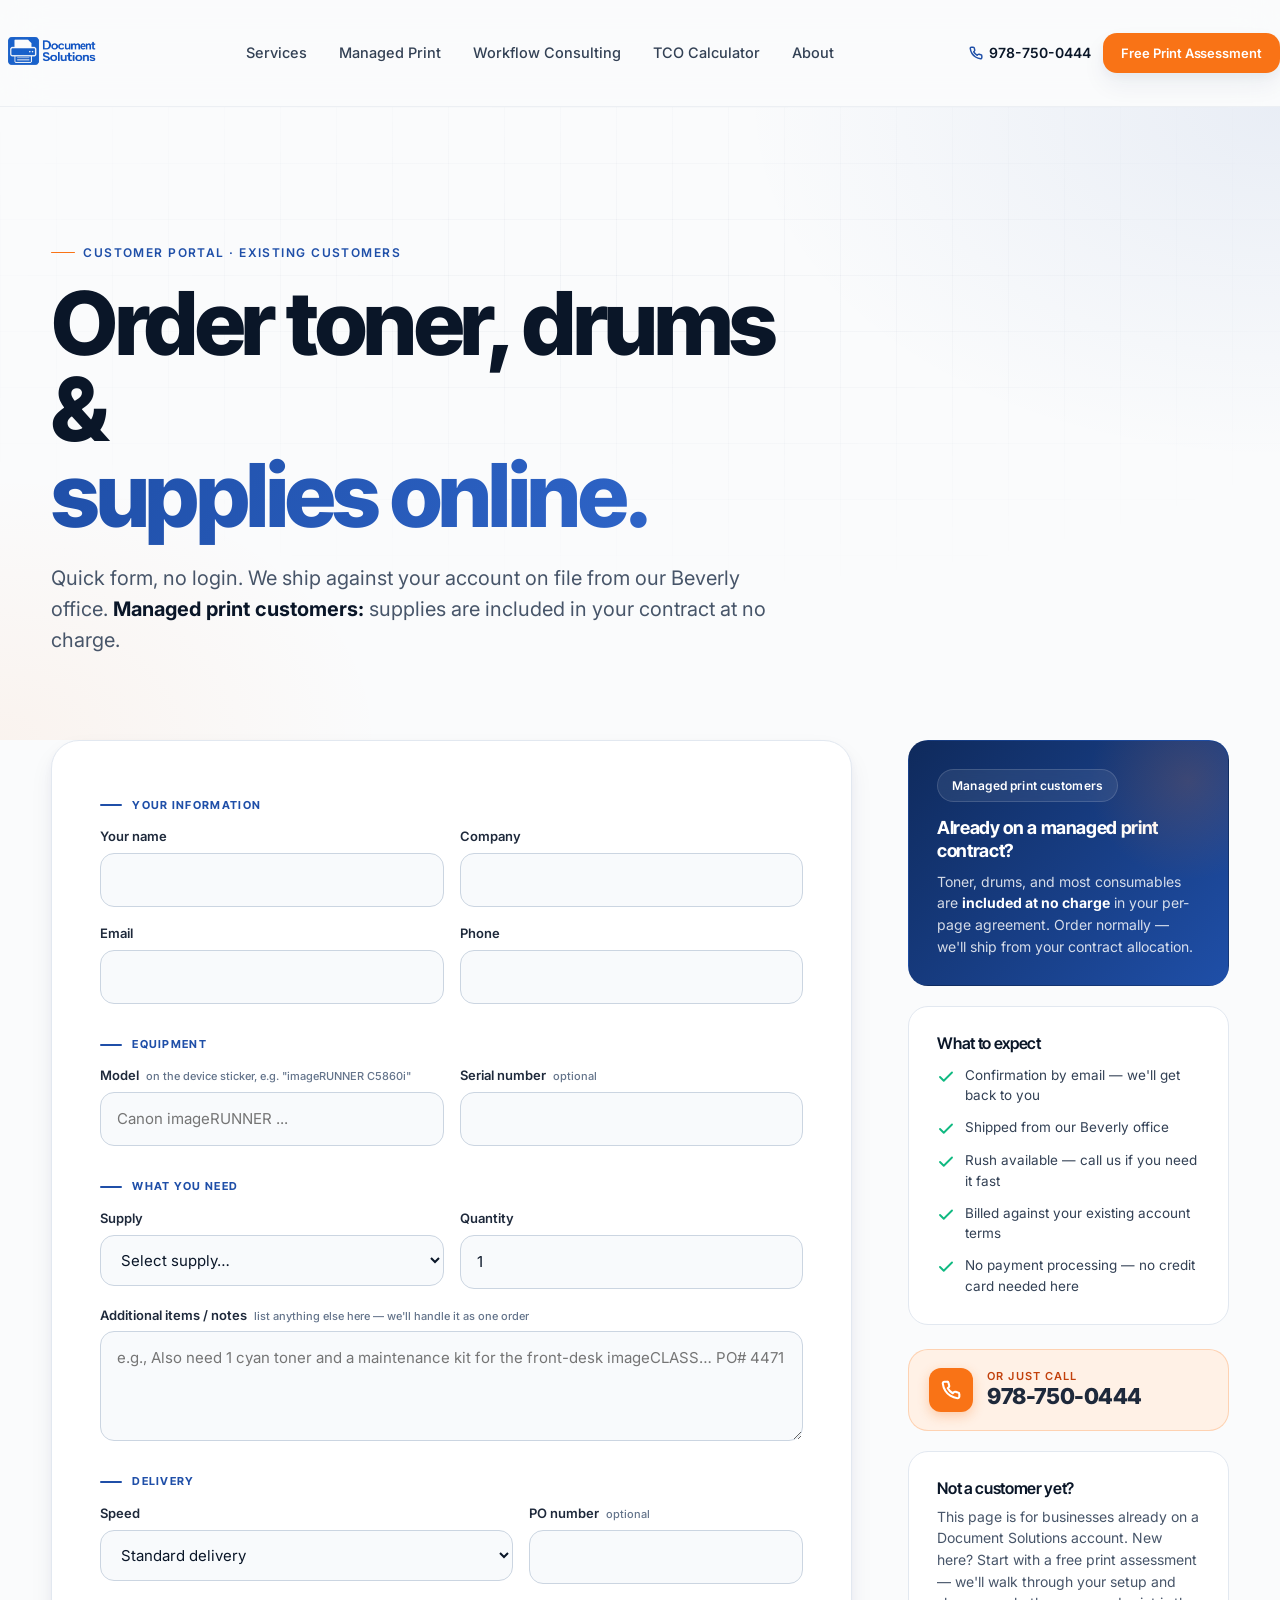
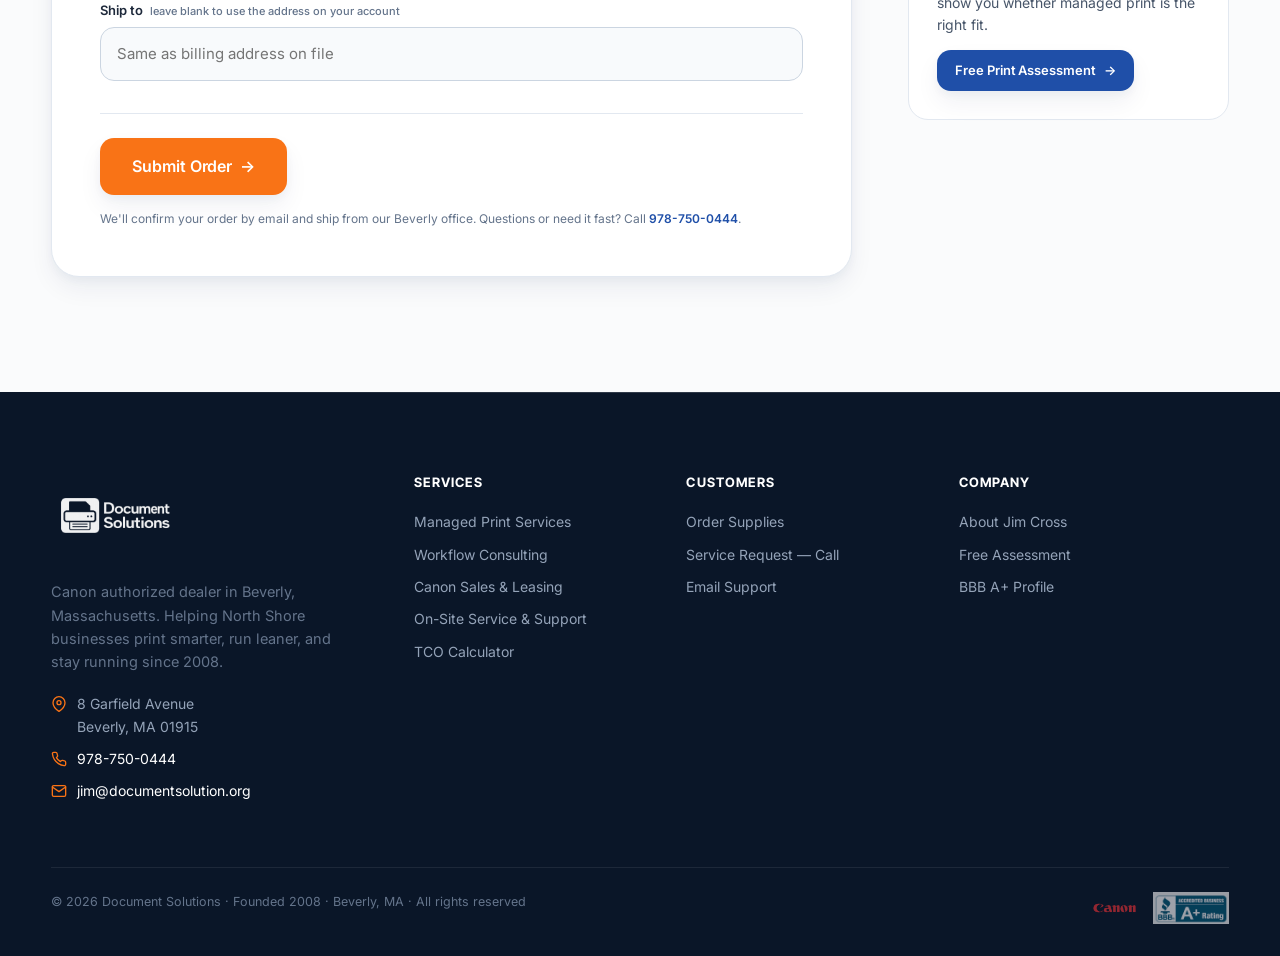
<file: order-supplies.html>
<!DOCTYPE html>
<html lang="en">
<head>
<meta charset="UTF-8">
<meta name="viewport" content="width=device-width, initial-scale=1.0">
<meta name="theme-color" content="#1F4FA8">

<title>Order Supplies — Document Solutions Customer Portal</title>
<meta name="description" content="Existing Document Solutions customers: order Canon toner, drums, maintenance kits, and supplies online. Ships against your account on file. No login required.">

<link rel="canonical" href="https://documentsolution.org/order-supplies.html">
<meta name="robots" content="noindex, follow">

<link rel="preconnect" href="https://fonts.googleapis.com">
<link rel="preconnect" href="https://fonts.gstatic.com" crossorigin>
<link rel="stylesheet" href="assets/css/styles.css">
<link rel="icon" type="image/svg+xml" href="assets/images/favicon.svg">
<link rel="apple-touch-icon" href="assets/images/favicon.svg">

<style>
  .order-grid {
    display: grid;
    grid-template-columns: 1.6fr 1fr;
    gap: clamp(32px, 5vw, 56px);
    align-items: start;
  }
  @media (max-width: 940px) { .order-grid { grid-template-columns: 1fr; } }

  .order-form-card {
    background: var(--surface);
    border-radius: var(--radius-xl);
    padding: clamp(28px, 4vw, 48px);
    border: 1px solid var(--ink-100);
    box-shadow: var(--shadow-md);
  }
  .order-side { display: flex; flex-direction: column; gap: 20px; }
  .order-side-card {
    background: var(--surface);
    border: 1px solid var(--ink-100);
    border-radius: var(--radius-lg);
    padding: 28px;
  }
  .order-side-card.dark {
    background: linear-gradient(135deg, var(--brand-blue-deep) 0%, var(--brand-blue) 100%);
    color: white;
    border-color: transparent;
    position: relative;
    overflow: hidden;
  }
  .order-side-card.dark::before {
    content: "";
    position: absolute;
    top: -60px; right: -60px;
    width: 200px; height: 200px;
    background: radial-gradient(circle, rgba(249,115,22,0.16), transparent 70%);
    border-radius: 50%;
  }
  .order-side-card h3 { font-size: 16px; margin-bottom: 8px; }
  .order-side-card.dark h3 { color: white; }
  .order-side-card p { font-size: 14px; color: var(--ink-500); line-height: 1.55; }
  .order-side-card.dark p { color: rgba(255,255,255,0.82); }

  .order-checklist { display: flex; flex-direction: column; gap: 12px; margin-top: 12px; }
  .order-check {
    display: flex; align-items: flex-start; gap: 10px;
    font-size: 13.5px; color: var(--ink-600); line-height: 1.5;
  }
  .order-check svg { color: var(--success); flex-shrink: 0; margin-top: 3px; }

  .quick-call {
    display: flex;
    align-items: center;
    gap: 14px;
    padding: 18px 20px;
    background: var(--accent-tint);
    border: 1px solid rgba(249,115,22,0.25);
    border-radius: var(--radius-lg);
    margin-top: 4px;
  }
  .quick-call-icon {
    width: 44px; height: 44px;
    border-radius: 12px;
    background: var(--accent);
    color: white;
    display: grid; place-items: center;
    flex-shrink: 0;
    box-shadow: 0 4px 12px rgba(249,115,22,0.3);
  }
  .quick-call-label { font-size: 11px; font-weight: 600; letter-spacing: 0.1em; text-transform: uppercase; color: var(--accent-deep); }
  .quick-call-num { font-family: var(--font-display); font-size: 22px; font-weight: 800; color: var(--ink-900); letter-spacing: -0.02em; line-height: 1.05; }
  .quick-call a { color: inherit; }

  .form-section-label {
    font-family: var(--font-display);
    font-size: 11px;
    font-weight: 700;
    color: var(--brand-blue);
    letter-spacing: 0.12em;
    text-transform: uppercase;
    padding-top: 8px;
    margin-bottom: 4px;
    display: flex;
    align-items: center;
    gap: 10px;
  }
  .form-section-label::before {
    content: "";
    width: 22px; height: 2px;
    background: var(--brand-blue);
    border-radius: 2px;
  }
</style>
</head>
<body>

<header class="nav">
  <div class="container nav-inner">
    <a href="index.html" class="nav-logo" aria-label="Document Solutions home">
      <img src="assets/images/newLogo.png?v=2" alt="Document Solutions" class="brand-logo">
    </a>
    <nav class="nav-links" aria-label="Primary">
      <a href="index.html#services" class="nav-link">Services</a>
      <a href="services/managed-print.html" class="nav-link">Managed Print</a>
      <a href="services/workflow-consulting.html" class="nav-link">Workflow Consulting</a>
      <a href="tco-calculator.html" class="nav-link">TCO Calculator</a>
      <a href="about.html" class="nav-link">About</a>
      <a href="tel:+19787500444" class="nav-link nav-link-mobile">📞 Call 978-750-0444</a>
      <a href="index.html#contact" class="nav-link nav-link-mobile nav-cta-mobile">Free Print Assessment →</a>
    </nav>
    <div class="nav-cta-row">
      <a href="tel:+19787500444" class="nav-phone">
        <svg width="14" height="14" viewBox="0 0 24 24" fill="none" stroke="currentColor" stroke-width="2.5" stroke-linecap="round" stroke-linejoin="round"><path d="M22 16.92v3a2 2 0 0 1-2.18 2 19.79 19.79 0 0 1-8.63-3.07 19.5 19.5 0 0 1-6-6 19.79 19.79 0 0 1-3.07-8.67A2 2 0 0 1 4.11 2h3a2 2 0 0 1 2 1.72 12.84 12.84 0 0 0 .7 2.81 2 2 0 0 1-.45 2.11L8.09 9.91a16 16 0 0 0 6 6l1.27-1.27a2 2 0 0 1 2.11-.45 12.84 12.84 0 0 0 2.81.7A2 2 0 0 1 22 16.92z"/></svg>
        978-750-0444
      </a>
      <a href="index.html#contact" class="btn btn-primary btn-sm">Free Print Assessment</a>
    </div>
    <button class="nav-toggle" aria-label="Toggle menu" aria-expanded="false"><span class="nav-toggle-icon"><span></span></span></button>
  </div>
</header>

<!-- ========== HERO ========== -->
<section class="hero" style="padding-bottom:48px;">
  <div class="container">
    <div style="max-width:760px;">
      <span class="eyebrow fade-up">Customer portal · Existing customers</span>
      <h1 class="display-1 fade-up delay-1" style="margin-top:18px; margin-bottom:24px;">
        Order toner, drums &amp;<br>
        <span class="accent">supplies online.</span>
      </h1>
      <p class="lede fade-up delay-2">
        Quick form, no login. We ship against your account on file from our Beverly office.
        <strong style="color:var(--ink-900);">Managed print customers:</strong>
        supplies are included in your contract at no charge.
      </p>
    </div>
  </div>
</section>

<!-- ========== ORDER FORM ========== -->
<section style="padding-top:0;">
  <div class="container">
    <div class="order-grid">

      <div class="order-form-card fade-up">

        <form data-lead-form action="https://formspree.io/f/REPLACE_WITH_SUPPLY_FORM_ID" method="POST">
          <input type="hidden" name="_subject" value="New supply order — documentsolution.org">

          <!-- Customer info -->
          <div class="form-section-label">Your information</div>
          <div class="field-row" style="margin-top:12px;">
            <div class="field">
              <label for="name">Your name</label>
              <input type="text" id="name" name="name" required autocomplete="name">
            </div>
            <div class="field">
              <label for="company">Company</label>
              <input type="text" id="company" name="company" required autocomplete="organization">
            </div>
          </div>
          <div class="field-row">
            <div class="field">
              <label for="email">Email</label>
              <input type="email" id="email" name="email" required autocomplete="email">
            </div>
            <div class="field">
              <label for="phone">Phone</label>
              <input type="tel" id="phone" name="phone" required autocomplete="tel">
            </div>
          </div>

          <!-- Equipment -->
          <div class="form-section-label" style="margin-top:24px;">Equipment</div>
          <div class="field-row" style="margin-top:12px;">
            <div class="field">
              <label for="model">Model
                <span class="subtle" style="font-weight:500; font-size:11px; margin-left:4px;">on the device sticker, e.g. "imageRUNNER C5860i"</span>
              </label>
              <input type="text" id="model" name="model" required placeholder="Canon imageRUNNER ..." autocomplete="off">
            </div>
            <div class="field">
              <label for="serial">Serial number
                <span class="subtle" style="font-weight:500; font-size:11px; margin-left:4px;">optional</span>
              </label>
              <input type="text" id="serial" name="serial" autocomplete="off">
            </div>
          </div>

          <!-- Order -->
          <div class="form-section-label" style="margin-top:24px;">What you need</div>
          <div class="field-row" style="margin-top:12px;">
            <div class="field" style="flex:2;">
              <label for="supply-type">Supply</label>
              <select id="supply-type" name="supply_type" required>
                <option value="">Select supply…</option>
                <optgroup label="Toner">
                  <option>Toner — Black</option>
                  <option>Toner — Cyan</option>
                  <option>Toner — Magenta</option>
                  <option>Toner — Yellow</option>
                </optgroup>
                <optgroup label="Drums &amp; imaging">
                  <option>Drum unit — Black</option>
                  <option>Drum unit — Color</option>
                  <option>Imaging unit / set</option>
                </optgroup>
                <optgroup label="Maintenance">
                  <option>Maintenance kit</option>
                  <option>Fuser unit</option>
                  <option>Waste toner container</option>
                  <option>Transfer belt</option>
                </optgroup>
                <optgroup label="Other">
                  <option>Staples</option>
                  <option>Paper / media</option>
                  <option>Other (describe in notes)</option>
                </optgroup>
              </select>
            </div>
            <div class="field">
              <label for="quantity">Quantity</label>
              <input type="number" id="quantity" name="quantity" min="1" value="1" required>
            </div>
          </div>

          <div class="field field-full" style="margin-top:16px;">
            <label for="additional">Additional items / notes
              <span class="subtle" style="font-weight:500; font-size:11px; margin-left:4px;">list anything else here — we'll handle it as one order</span>
            </label>
            <textarea id="additional" name="additional" placeholder="e.g., Also need 1 cyan toner and a maintenance kit for the front-desk imageCLASS… PO# 4471"></textarea>
          </div>

          <!-- Logistics -->
          <div class="form-section-label" style="margin-top:24px;">Delivery</div>
          <div class="field-row" style="margin-top:12px;">
            <div class="field">
              <label for="delivery">Speed</label>
              <select id="delivery" name="delivery">
                <option>Standard delivery</option>
                <option>Rush — fastest available, please confirm by phone</option>
              </select>
            </div>
            <div class="field">
              <label for="po">PO number
                <span class="subtle" style="font-weight:500; font-size:11px; margin-left:4px;">optional</span>
              </label>
              <input type="text" id="po" name="po" autocomplete="off">
            </div>
          </div>
          <div class="field field-full" style="margin-top:16px;">
            <label for="ship-to">Ship to
              <span class="subtle" style="font-weight:500; font-size:11px; margin-left:4px;">leave blank to use the address on your account</span>
            </label>
            <input type="text" id="ship-to" name="ship_to" placeholder="Same as billing address on file" autocomplete="street-address">
          </div>

          <div style="display:flex; gap:14px; align-items:center; flex-wrap:wrap; margin-top:32px; padding-top:24px; border-top:1px solid var(--ink-100);">
            <button type="submit" class="btn btn-primary btn-lg">
              Submit Order
              <span class="btn-arrow">→</span>
            </button>
            <span data-status style="font-size:14px; font-weight:500;"></span>
          </div>
          <p class="subtle" style="font-size:12px; margin-top:14px;">
            We'll confirm your order by email and ship from our Beverly office. Questions or
            need it fast? Call <a href="tel:+19787500444" style="color:var(--brand-blue); font-weight:600;">978-750-0444</a>.
          </p>
        </form>

      </div>

      <!-- Sidebar -->
      <div class="order-side">

        <div class="order-side-card dark fade-up">
          <span class="pill pill-dark" style="margin-bottom:14px;">Managed print customers</span>
          <h3 style="font-size:18px; line-height:1.3;">Already on a managed print contract?</h3>
          <p style="margin-top:8px;">Toner, drums, and most consumables are <strong style="color:white;">included at no charge</strong> in your per-page agreement. Order normally — we'll ship from your contract allocation.</p>
        </div>

        <div class="order-side-card fade-up delay-1">
          <h3 class="strong">What to expect</h3>
          <div class="order-checklist">
            <div class="order-check">
              <svg width="18" height="18" viewBox="0 0 24 24" fill="none" stroke="currentColor" stroke-width="2.5" stroke-linecap="round" stroke-linejoin="round"><polyline points="20 6 9 17 4 12"/></svg>
              <span>Confirmation by email — we'll get back to you</span>
            </div>
            <div class="order-check">
              <svg width="18" height="18" viewBox="0 0 24 24" fill="none" stroke="currentColor" stroke-width="2.5" stroke-linecap="round" stroke-linejoin="round"><polyline points="20 6 9 17 4 12"/></svg>
              <span>Shipped from our Beverly office</span>
            </div>
            <div class="order-check">
              <svg width="18" height="18" viewBox="0 0 24 24" fill="none" stroke="currentColor" stroke-width="2.5" stroke-linecap="round" stroke-linejoin="round"><polyline points="20 6 9 17 4 12"/></svg>
              <span>Rush available — call us if you need it fast</span>
            </div>
            <div class="order-check">
              <svg width="18" height="18" viewBox="0 0 24 24" fill="none" stroke="currentColor" stroke-width="2.5" stroke-linecap="round" stroke-linejoin="round"><polyline points="20 6 9 17 4 12"/></svg>
              <span>Billed against your existing account terms</span>
            </div>
            <div class="order-check">
              <svg width="18" height="18" viewBox="0 0 24 24" fill="none" stroke="currentColor" stroke-width="2.5" stroke-linecap="round" stroke-linejoin="round"><polyline points="20 6 9 17 4 12"/></svg>
              <span>No payment processing — no credit card needed here</span>
            </div>
          </div>
        </div>

        <div class="quick-call fade-up delay-2">
          <div class="quick-call-icon">
            <svg width="20" height="20" viewBox="0 0 24 24" fill="none" stroke="currentColor" stroke-width="2.5" stroke-linecap="round" stroke-linejoin="round"><path d="M22 16.92v3a2 2 0 0 1-2.18 2 19.79 19.79 0 0 1-8.63-3.07 19.5 19.5 0 0 1-6-6 19.79 19.79 0 0 1-3.07-8.67A2 2 0 0 1 4.11 2h3a2 2 0 0 1 2 1.72 12.84 12.84 0 0 0 .7 2.81 2 2 0 0 1-.45 2.11L8.09 9.91a16 16 0 0 0 6 6l1.27-1.27a2 2 0 0 1 2.11-.45 12.84 12.84 0 0 0 2.81.7A2 2 0 0 1 22 16.92z"/></svg>
          </div>
          <div>
            <div class="quick-call-label">Or just call</div>
            <a href="tel:+19787500444" class="quick-call-num">978-750-0444</a>
          </div>
        </div>

        <div class="order-side-card fade-up delay-3">
          <h3 class="strong">Not a customer yet?</h3>
          <p>This page is for businesses already on a Document Solutions account. New here? Start with a free print assessment — we'll walk through your setup and show you whether managed print is the right fit.</p>
          <a href="index.html#contact" class="btn btn-blue btn-sm" style="margin-top:14px;">
            Free Print Assessment
            <span class="btn-arrow">→</span>
          </a>
        </div>

      </div>

    </div>
  </div>
</section>

<!-- ========== FOOTER ========== -->
<footer class="footer">
  <div class="container">
    <div class="footer-grid">
      <div class="footer-brand">
        <a href="index.html" class="nav-logo" aria-label="Document Solutions home">
          <img src="assets/images/newLogo.png?v=2" alt="Document Solutions" class="brand-logo">
        </a>
        <p class="footer-tagline">Canon authorized dealer in Beverly, Massachusetts. Helping North Shore businesses print smarter, run leaner, and stay running since 2008.</p>
        <div class="footer-contact">
          <div class="footer-contact-line">
            <svg width="16" height="16" viewBox="0 0 24 24" fill="none" stroke="currentColor" stroke-width="2" stroke-linecap="round" stroke-linejoin="round"><path d="M21 10c0 7-9 13-9 13s-9-6-9-13a9 9 0 0 1 18 0z"/><circle cx="12" cy="10" r="3"/></svg>
            <span>8 Garfield Avenue<br>Beverly, MA 01915</span>
          </div>
          <div class="footer-contact-line">
            <svg width="16" height="16" viewBox="0 0 24 24" fill="none" stroke="currentColor" stroke-width="2" stroke-linecap="round" stroke-linejoin="round"><path d="M22 16.92v3a2 2 0 0 1-2.18 2 19.79 19.79 0 0 1-8.63-3.07 19.5 19.5 0 0 1-6-6 19.79 19.79 0 0 1-3.07-8.67A2 2 0 0 1 4.11 2h3a2 2 0 0 1 2 1.72 12.84 12.84 0 0 0 .7 2.81 2 2 0 0 1-.45 2.11L8.09 9.91a16 16 0 0 0 6 6l1.27-1.27a2 2 0 0 1 2.11-.45 12.84 12.84 0 0 0 2.81.7A2 2 0 0 1 22 16.92z"/></svg>
            <a href="tel:+19787500444">978-750-0444</a>
          </div>
          <div class="footer-contact-line">
            <svg width="16" height="16" viewBox="0 0 24 24" fill="none" stroke="currentColor" stroke-width="2" stroke-linecap="round" stroke-linejoin="round"><path d="M4 4h16c1.1 0 2 .9 2 2v12c0 1.1-.9 2-2 2H4c-1.1 0-2-.9-2-2V6c0-1.1.9-2 2-2z"/><polyline points="22,6 12,13 2,6"/></svg>
            <a href="mailto:jim@documentsolution.org">jim@documentsolution.org</a>
          </div>
        </div>
      </div>
      <div>
        <div class="footer-col-title">Services</div>
        <div class="footer-links">
          <a href="services/managed-print.html">Managed Print Services</a>
          <a href="services/workflow-consulting.html">Workflow Consulting</a>
          <a href="index.html#services">Canon Sales &amp; Leasing</a>
          <a href="index.html#services">On-Site Service &amp; Support</a>
          <a href="tco-calculator.html">TCO Calculator</a>
        </div>
      </div>
      <div>
        <div class="footer-col-title">Customers</div>
        <div class="footer-links">
          <a href="order-supplies.html">Order Supplies</a>
          <a href="tel:+19787500444">Service Request — Call</a>
          <a href="mailto:jim@documentsolution.org">Email Support</a>
        </div>
      </div>
      <div>
        <div class="footer-col-title">Company</div>
        <div class="footer-links">
          <a href="about.html">About Jim Cross</a>
          <a href="index.html#contact">Free Assessment</a>
          <a href="https://www.bbb.org/" target="_blank" rel="noopener">BBB A+ Profile</a>
        </div>
      </div>
    </div>
    <div class="footer-bottom">
      <div>© <span data-year>2026</span> Document Solutions · Founded 2008 · Beverly, MA · All rights reserved</div>
      <div class="footer-badges">
        <img src="assets/images/canon-logo.png" alt="Canon Authorized Dealer">
        <img src="assets/images/bbb-rating.png" alt="BBB A+ Rated">
      </div>
    </div>
  </div>
</footer>

<script src="assets/js/main.js" defer></script>
</body>
</html>
</file>
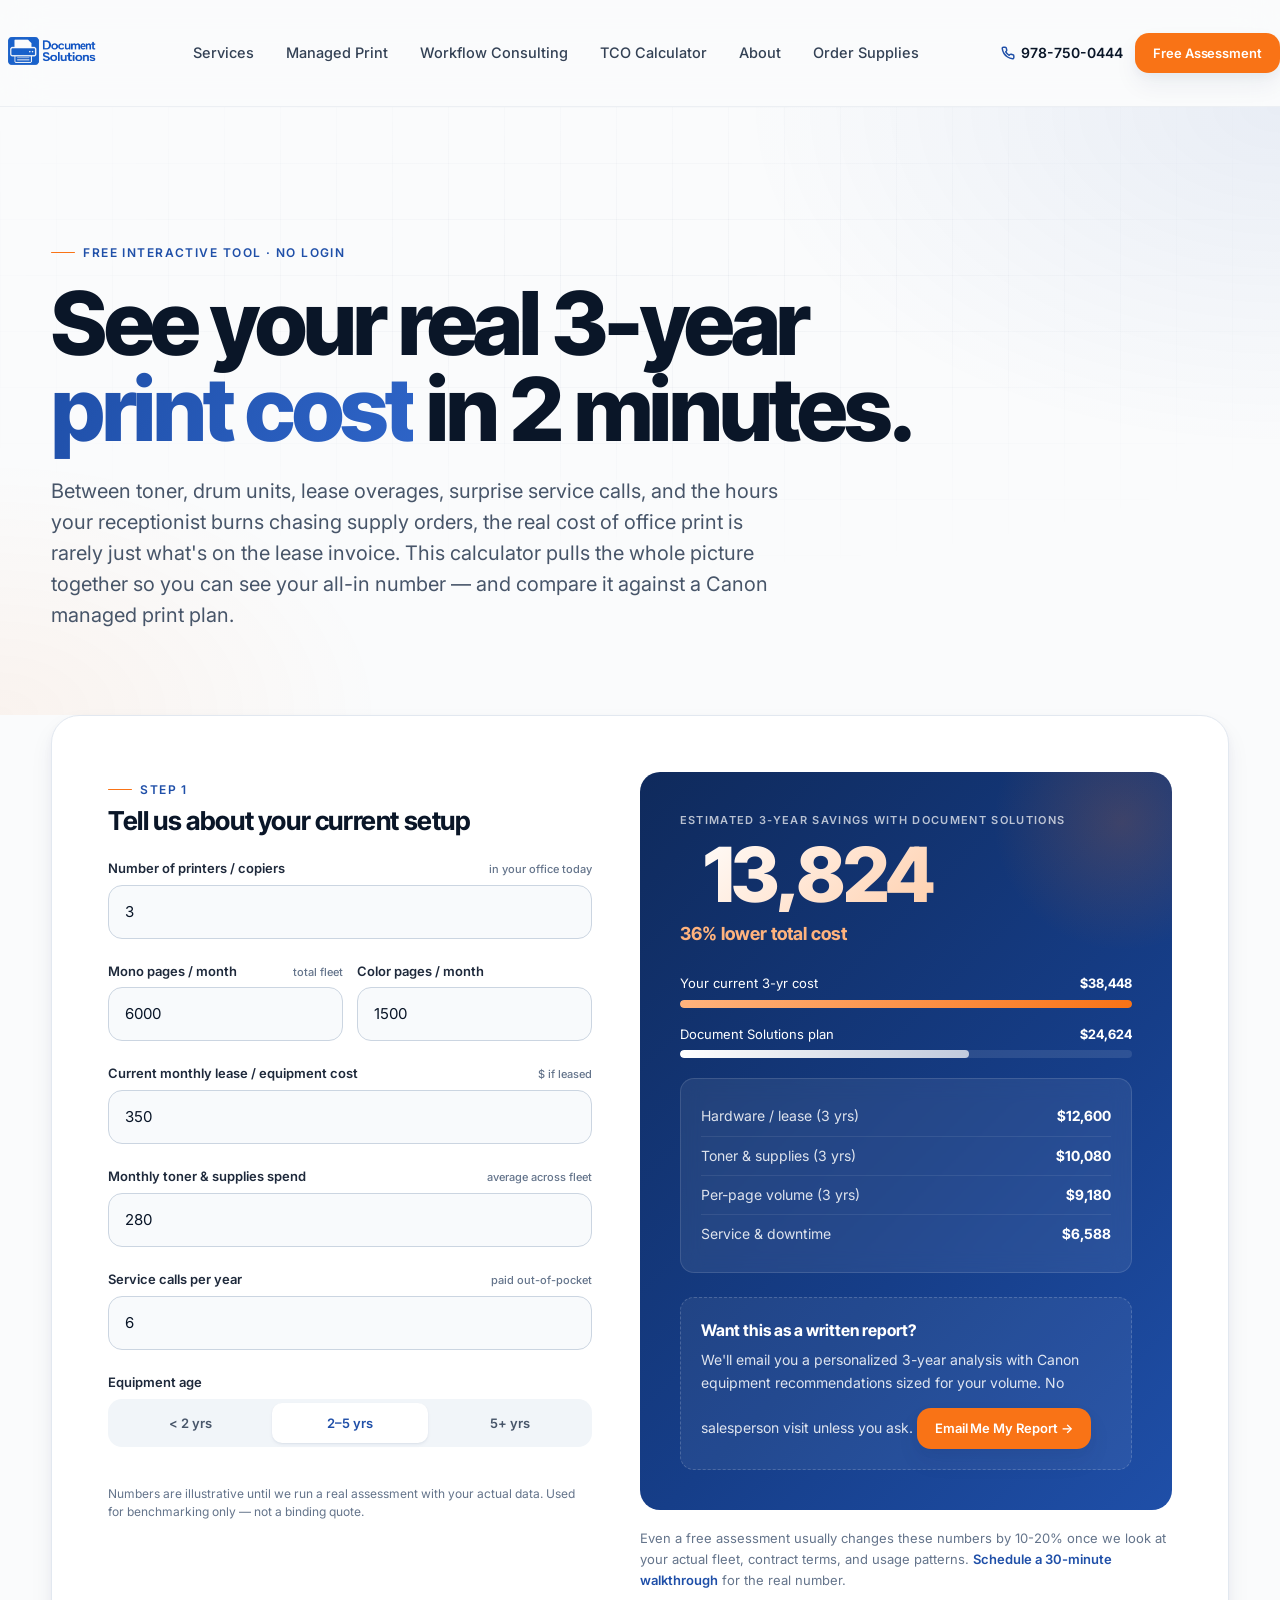
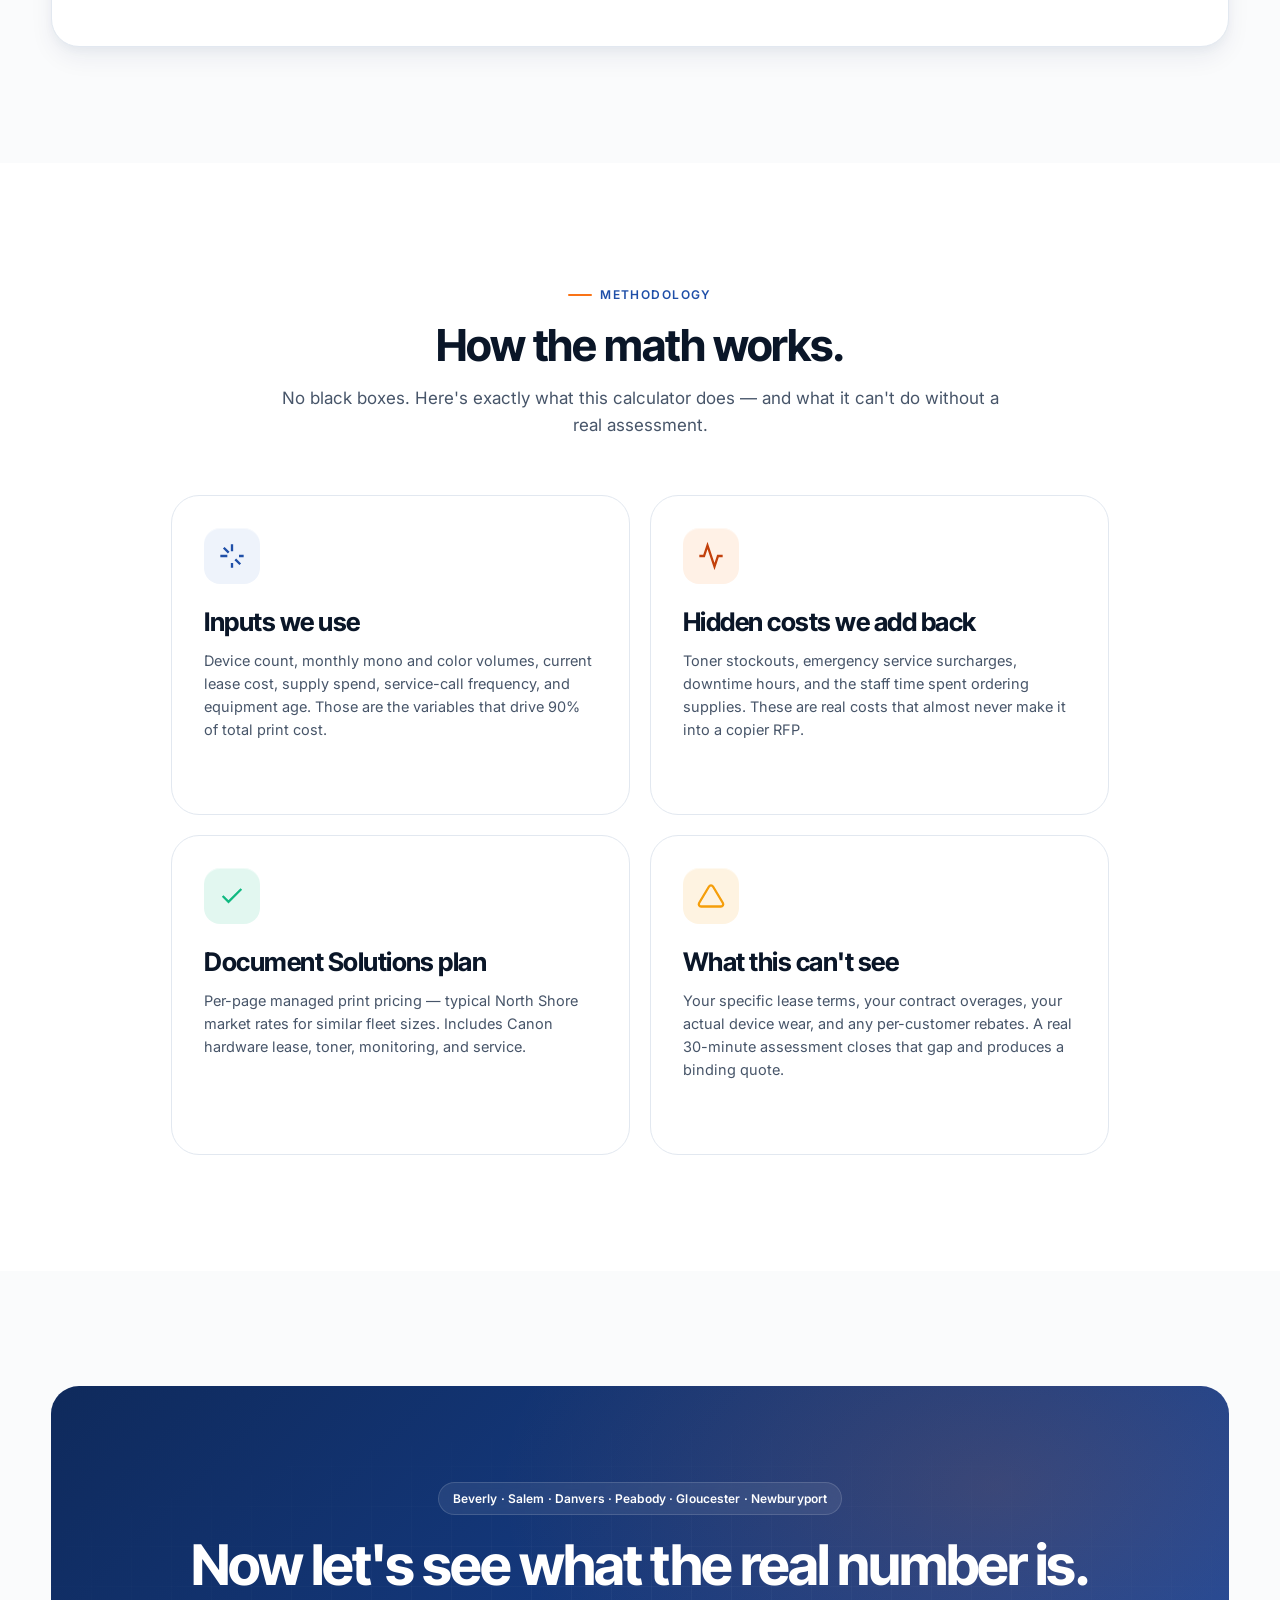
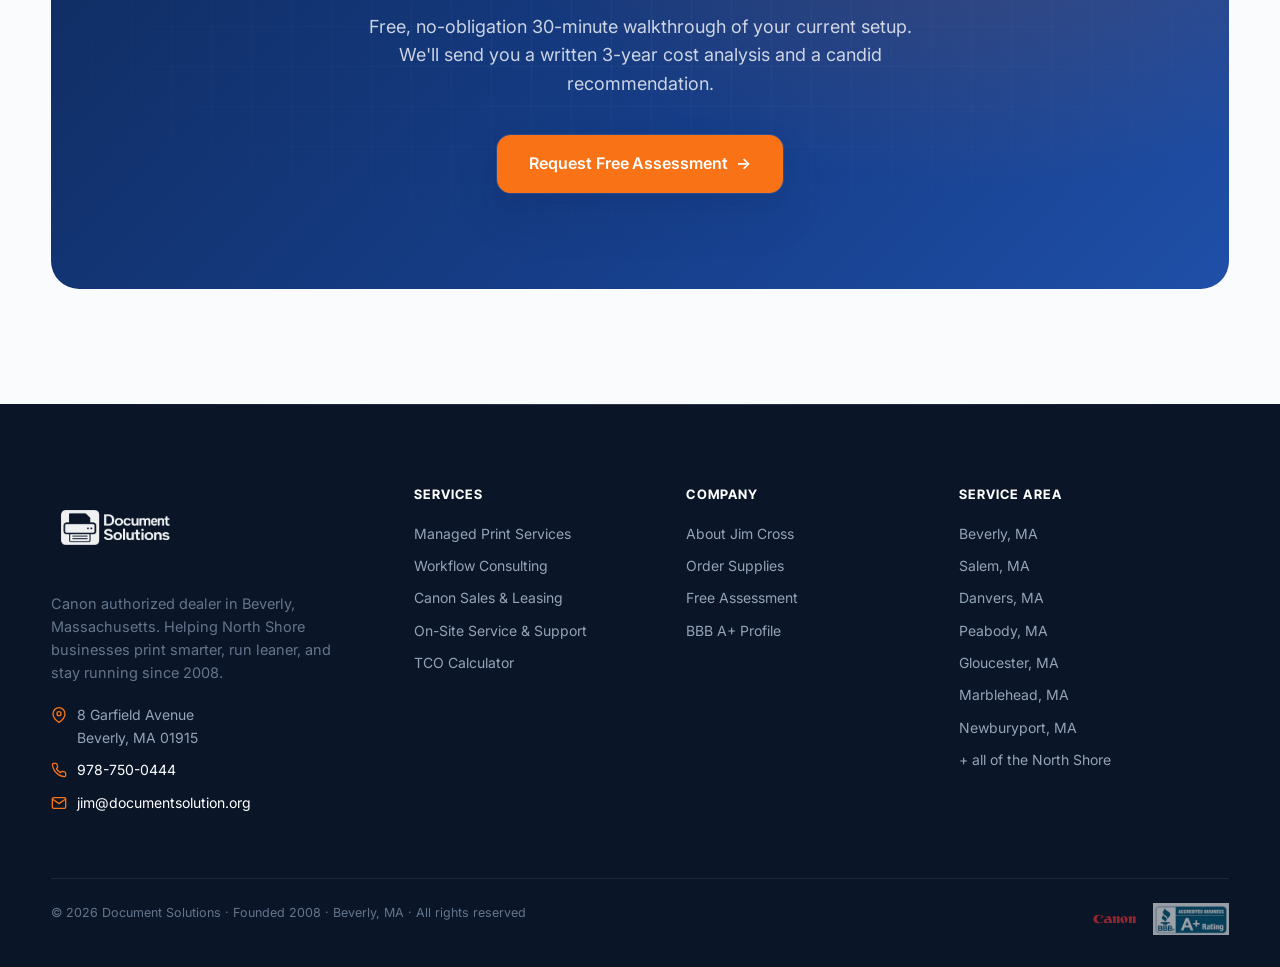
<file: tco-calculator.html>
<!DOCTYPE html>
<html lang="en">
<head>
<meta charset="UTF-8">
<meta name="viewport" content="width=device-width, initial-scale=1.0">
<meta name="theme-color" content="#1F4FA8">

<title>Free Print Cost Calculator (TCO) — Document Solutions, Beverly MA</title>
<meta name="description" content="Free 3-year print cost calculator. See your real total cost of ownership for copiers, toner, supplies, and service — compare against a Canon managed print plan. No login required.">

<link rel="canonical" href="https://documentsolution.org/tco-calculator.html">
<meta name="robots" content="index, follow, max-image-preview:large">

<meta property="og:type" content="website">
<meta property="og:title" content="Free Print Cost (TCO) Calculator — Document Solutions">
<meta property="og:description" content="See your real 3-year print cost in 2 minutes. Compare against Canon managed print.">
<meta property="og:url" content="https://documentsolution.org/tco-calculator.html">

<link rel="preconnect" href="https://fonts.googleapis.com">
<link rel="preconnect" href="https://fonts.gstatic.com" crossorigin>
<link rel="stylesheet" href="assets/css/styles.css">
<link rel="icon" type="image/svg+xml" href="assets/images/favicon.svg">
<link rel="apple-touch-icon" href="assets/images/favicon.svg">

<script type="application/ld+json">
{
  "@context": "https://schema.org",
  "@type": "WebApplication",
  "name": "Print Cost (TCO) Calculator",
  "applicationCategory": "BusinessApplication",
  "operatingSystem": "Web",
  "description": "Free interactive calculator that estimates 3-year total cost of ownership for office print and compares it against a Canon managed print plan from Document Solutions.",
  "offers": { "@type": "Offer", "price": "0", "priceCurrency": "USD" },
  "provider": {
    "@type": "LocalBusiness",
    "name": "Document Solutions",
    "url": "https://documentsolution.org/",
    "telephone": "+1-978-750-0444"
  }
}
</script>

<style>
  .tco-shell {
    background: var(--surface);
    border: 1px solid var(--ink-100);
    border-radius: var(--radius-xl);
    padding: clamp(28px, 5vw, 56px);
    box-shadow: var(--shadow-md);
    display: grid;
    grid-template-columns: 1fr 1.1fr;
    gap: 48px;
  }
  @media (max-width: 940px) { .tco-shell { grid-template-columns: 1fr; } }
  .tco-form { display: flex; flex-direction: column; gap: 22px; }
  .tco-row-pair { display: grid; grid-template-columns: 1fr 1fr; gap: 14px; }
  .tco-input-label {
    display: flex;
    align-items: baseline;
    justify-content: space-between;
    font-size: 13px;
    font-weight: 600;
    color: var(--ink-700);
    margin-bottom: 6px;
  }
  .tco-input-label .hint { font-size: 11px; font-weight: 500; color: var(--ink-400); }
  .tco-input {
    font: inherit;
    font-size: 15px;
    padding: 14px 16px;
    border: 1.5px solid var(--ink-200);
    border-radius: var(--radius);
    background: var(--surface-tint);
    color: var(--ink-900);
    width: 100%;
    transition: border-color .2s, box-shadow .2s, background .2s;
  }
  .tco-input:focus { outline: none; border-color: var(--brand-blue); background: white; box-shadow: var(--shadow-glow); }
  .tco-segment {
    display: flex;
    background: var(--ink-50);
    border-radius: var(--radius);
    padding: 4px;
    gap: 4px;
  }
  .tco-segment input { display: none; }
  .tco-segment label {
    flex: 1;
    text-align: center;
    padding: 10px 14px;
    font-size: 13px;
    font-weight: 600;
    color: var(--ink-500);
    border-radius: 10px;
    cursor: pointer;
    transition: all .2s;
  }
  .tco-segment input:checked + label {
    background: white;
    color: var(--brand-blue);
    box-shadow: var(--shadow-sm);
  }
  .tco-result {
    background: linear-gradient(135deg, var(--brand-blue-deep) 0%, #163E89 60%, var(--brand-blue) 100%);
    color: white;
    border-radius: var(--radius-lg);
    padding: clamp(28px, 4vw, 40px);
    position: relative;
    overflow: hidden;
  }
  .tco-result::before {
    content: "";
    position: absolute;
    top: -80px; right: -80px;
    width: 260px; height: 260px;
    background: radial-gradient(circle, rgba(249,115,22,0.18), transparent 70%);
    border-radius: 50%;
  }
  .tco-result-label { font-size: 11px; font-weight: 600; letter-spacing: 0.12em; text-transform: uppercase; opacity: 0.7; margin-bottom: 6px; }
  .tco-result-savings {
    font-family: var(--font-display);
    font-size: clamp(48px, 6vw, 76px);
    font-weight: 800;
    letter-spacing: -0.04em;
    line-height: 1;
    margin: 4px 0 8px;
    background: linear-gradient(135deg, white 0%, #FFB37D 100%);
    -webkit-background-clip: text;
    background-clip: text;
    -webkit-text-fill-color: transparent;
  }
  .tco-result-percent {
    font-family: var(--font-display);
    font-size: 18px;
    font-weight: 700;
    color: #FFB37D;
    margin-bottom: 24px;
  }
  .tco-bars { margin: 24px 0 8px; }
  .tco-bar-row { margin-bottom: 16px; }
  .tco-bar-label {
    display: flex;
    justify-content: space-between;
    font-size: 13px;
    margin-bottom: 6px;
  }
  .tco-bar-label .v { font-family: var(--font-display); font-weight: 700; }
  .tco-bar-track { height: 8px; background: rgba(255,255,255,0.1); border-radius: 999px; overflow: hidden; }
  .tco-bar-fill { height: 100%; border-radius: 999px; transition: width .8s var(--ease-out); }
  .tco-bar-fill.current { background: linear-gradient(90deg, #FFB37D, #F97316); }
  .tco-bar-fill.canon { background: linear-gradient(90deg, white, rgba(255,255,255,0.7)); }
  .tco-breakdown {
    background: rgba(255,255,255,0.07);
    border: 1px solid rgba(255,255,255,0.12);
    border-radius: 14px;
    padding: 18px 20px;
    backdrop-filter: blur(10px);
    margin-top: 20px;
  }
  .tco-breakdown-row {
    display: flex;
    justify-content: space-between;
    padding: 8px 0;
    font-size: 14px;
    color: rgba(255,255,255,0.85);
  }
  .tco-breakdown-row + .tco-breakdown-row { border-top: 1px solid rgba(255,255,255,0.08); }
  .tco-breakdown-row .v { font-family: var(--font-display); font-weight: 700; color: white; }

  .tco-cta {
    margin-top: 24px;
    background: rgba(255,255,255,0.06);
    border: 1px dashed rgba(255,255,255,0.18);
    padding: 20px;
    border-radius: 14px;
    font-size: 14px;
    color: rgba(255,255,255,0.85);
  }
  .tco-cta strong { color: white; display: block; margin-bottom: 6px; font-family: var(--font-display); font-size: 16px; }
  .tco-cta .btn { margin-top: 14px; }

  .tco-disclaimer { font-size: 12px; color: var(--ink-400); margin-top: 16px; line-height: 1.5; }
</style>
</head>
<body>

<header class="nav">
  <div class="container nav-inner">
    <a href="index.html" class="nav-logo" aria-label="Document Solutions home">
      <img src="assets/images/newLogo.png?v=2" alt="Document Solutions" class="brand-logo">
    </a>
    <nav class="nav-links" aria-label="Primary">
      <a href="index.html#services" class="nav-link">Services</a>
      <a href="services/managed-print.html" class="nav-link">Managed Print</a>
      <a href="services/workflow-consulting.html" class="nav-link">Workflow Consulting</a>
      <a href="tco-calculator.html" class="nav-link">TCO Calculator</a>
      <a href="about.html" class="nav-link">About</a>
      <a href="order-supplies.html" class="nav-link">Order Supplies</a>
      <a href="tel:+19787500444" class="nav-link nav-link-mobile">📞 Call 978-750-0444</a>
      <a href="index.html#contact" class="nav-link nav-link-mobile nav-cta-mobile">Free Print Assessment →</a>
    </nav>
    <div class="nav-cta-row">
      <a href="tel:+19787500444" class="nav-phone">
        <svg width="14" height="14" viewBox="0 0 24 24" fill="none" stroke="currentColor" stroke-width="2.5" stroke-linecap="round" stroke-linejoin="round"><path d="M22 16.92v3a2 2 0 0 1-2.18 2 19.79 19.79 0 0 1-8.63-3.07 19.5 19.5 0 0 1-6-6 19.79 19.79 0 0 1-3.07-8.67A2 2 0 0 1 4.11 2h3a2 2 0 0 1 2 1.72 12.84 12.84 0 0 0 .7 2.81 2 2 0 0 1-.45 2.11L8.09 9.91a16 16 0 0 0 6 6l1.27-1.27a2 2 0 0 1 2.11-.45 12.84 12.84 0 0 0 2.81.7A2 2 0 0 1 22 16.92z"/></svg>
        978-750-0444
      </a>
      <a href="index.html#contact" class="btn btn-primary btn-sm">Free Assessment</a>
    </div>
    <button class="nav-toggle" aria-label="Toggle menu" aria-expanded="false"><span class="nav-toggle-icon"><span></span></span></button>
  </div>
</header>

<!-- ========== HERO ========== -->
<section class="hero" style="padding-bottom:48px;">
  <div class="container">
    <div style="max-width:880px;">
      <span class="eyebrow fade-up">Free interactive tool · No login</span>
      <h1 class="display-1 fade-up delay-1" style="margin-top:18px; margin-bottom:24px;">
        See your real 3-year<br>
        <span class="accent">print cost</span> in 2 minutes.
      </h1>
      <p class="lede fade-up delay-2">
        Between toner, drum units, lease overages, surprise service calls, and the hours your receptionist
        burns chasing supply orders, the real cost of office print is rarely just what's on the lease invoice.
        This calculator pulls the whole picture together so you can see your all-in number — and compare it
        against a Canon managed print plan.
      </p>
    </div>
  </div>
</section>

<!-- ========== CALCULATOR ========== -->
<section style="padding-top:0;">
  <div class="container">

    <div class="tco-shell fade-up">

      <!-- INPUTS -->
      <div class="tco-form">
        <div>
          <span class="eyebrow">Step 1</span>
          <h2 class="heading-md" style="margin-top:8px;">Tell us about your current setup</h2>
        </div>

        <div>
          <div class="tco-input-label"><span>Number of printers / copiers</span><span class="hint">in your office today</span></div>
          <input type="number" min="1" step="1" id="tco-devices" value="3" class="tco-input">
        </div>

        <div class="tco-row-pair">
          <div>
            <div class="tco-input-label"><span>Mono pages / month</span><span class="hint">total fleet</span></div>
            <input type="number" min="0" step="500" id="tco-mono" value="6000" class="tco-input">
          </div>
          <div>
            <div class="tco-input-label"><span>Color pages / month</span></div>
            <input type="number" min="0" step="500" id="tco-color" value="1500" class="tco-input">
          </div>
        </div>

        <div>
          <div class="tco-input-label"><span>Current monthly lease / equipment cost</span><span class="hint">$ if leased</span></div>
          <input type="number" min="0" step="50" id="tco-lease" value="350" class="tco-input">
        </div>

        <div>
          <div class="tco-input-label"><span>Monthly toner &amp; supplies spend</span><span class="hint">average across fleet</span></div>
          <input type="number" min="0" step="25" id="tco-toner" value="280" class="tco-input">
        </div>

        <div>
          <div class="tco-input-label"><span>Service calls per year</span><span class="hint">paid out-of-pocket</span></div>
          <input type="number" min="0" step="1" id="tco-service" value="6" class="tco-input">
        </div>

        <div>
          <div class="tco-input-label"><span>Equipment age</span></div>
          <div class="tco-segment" role="radiogroup" aria-label="Equipment age">
            <input type="radio" name="age" id="age-new" value="new"><label for="age-new">&lt; 2 yrs</label>
            <input type="radio" name="age" id="age-mid" value="mid" checked><label for="age-mid">2–5 yrs</label>
            <input type="radio" name="age" id="age-old" value="old"><label for="age-old">5+ yrs</label>
          </div>
        </div>

        <p class="tco-disclaimer">Numbers are illustrative until we run a real assessment with your actual data. Used for benchmarking only — not a binding quote.</p>
      </div>

      <!-- RESULT -->
      <div>
        <div class="tco-result">

          <div class="tco-result-label">Estimated 3-year savings with Document Solutions</div>
          <div class="tco-result-savings"><span style="font-size:0.55em;opacity:0.7;vertical-align:top;">$</span><span id="r-savings">18,420</span></div>
          <div class="tco-result-percent"><span id="r-percent">34</span>% lower total cost</div>

          <div class="tco-bars">
            <div class="tco-bar-row">
              <div class="tco-bar-label"><span>Your current 3-yr cost</span><span class="v">$<span id="r-current">54,720</span></span></div>
              <div class="tco-bar-track"><div class="tco-bar-fill current" style="width:100%" id="bar-current"></div></div>
            </div>
            <div class="tco-bar-row">
              <div class="tco-bar-label"><span>Document Solutions plan</span><span class="v">$<span id="r-canon">36,300</span></span></div>
              <div class="tco-bar-track"><div class="tco-bar-fill canon" style="width:66%" id="bar-canon"></div></div>
            </div>
          </div>

          <div class="tco-breakdown">
            <div class="tco-breakdown-row"><span>Hardware / lease (3 yrs)</span><span class="v">$<span id="b-lease">12,600</span></span></div>
            <div class="tco-breakdown-row"><span>Toner &amp; supplies (3 yrs)</span><span class="v">$<span id="b-toner">10,080</span></span></div>
            <div class="tco-breakdown-row"><span>Per-page volume (3 yrs)</span><span class="v">$<span id="b-volume">9,180</span></span></div>
            <div class="tco-breakdown-row"><span>Service &amp; downtime</span><span class="v">$<span id="b-service">4,440</span></span></div>
          </div>

          <div class="tco-cta">
            <strong>Want this as a written report?</strong>
            We'll email you a personalized 3-year analysis with Canon equipment recommendations sized for your volume. No salesperson visit unless you ask.
            <a href="index.html#contact" class="btn btn-primary btn-sm">Email Me My Report →</a>
          </div>

        </div>

        <p style="font-size:13px; color:var(--ink-400); margin-top:18px;">
          Even a free assessment usually changes these numbers by 10-20% once we look at your actual fleet,
          contract terms, and usage patterns. <a href="index.html#contact" style="color:var(--brand-blue); font-weight:600;">Schedule a 30-minute walkthrough</a> for the real number.
        </p>

      </div>

    </div>

  </div>
</section>

<!-- ========== METHODOLOGY ========== -->
<section style="background:white;">
  <div class="container container-narrow">
    <div class="section-header center fade-up">
      <span class="eyebrow">Methodology</span>
      <h2 class="display-3">How the math works.</h2>
      <p>No black boxes. Here's exactly what this calculator does — and what it can't do without a real assessment.</p>
    </div>

    <div class="bento-grid">
      <div class="bento bento-md fade-up">
        <div class="bento-icon"><svg width="28" height="28" viewBox="0 0 24 24" fill="none" stroke="currentColor" stroke-width="2"><path d="M12 2v6M12 18v4M4.93 4.93l4.24 4.24M14.83 14.83l4.24 4.24M2 12h6M18 12h4"/></svg></div>
        <h3>Inputs we use</h3>
        <p>Device count, monthly mono and color volumes, current lease cost, supply spend, service-call frequency, and equipment age. Those are the variables that drive 90% of total print cost.</p>
      </div>
      <div class="bento bento-md fade-up delay-1">
        <div class="bento-icon orange"><svg width="28" height="28" viewBox="0 0 24 24" fill="none" stroke="currentColor" stroke-width="2"><polyline points="22 12 18 12 15 21 9 3 6 12 2 12"/></svg></div>
        <h3>Hidden costs we add back</h3>
        <p>Toner stockouts, emergency service surcharges, downtime hours, and the staff time spent ordering supplies. These are real costs that almost never make it into a copier RFP.</p>
      </div>
      <div class="bento bento-md fade-up delay-2">
        <div class="bento-icon green"><svg width="28" height="28" viewBox="0 0 24 24" fill="none" stroke="currentColor" stroke-width="2"><polyline points="20 6 9 17 4 12"/></svg></div>
        <h3>Document Solutions plan</h3>
        <p>Per-page managed print pricing — typical North Shore market rates for similar fleet sizes. Includes Canon hardware lease, toner, monitoring, and service.</p>
      </div>
      <div class="bento bento-md fade-up">
        <div class="bento-icon gold"><svg width="28" height="28" viewBox="0 0 24 24" fill="none" stroke="currentColor" stroke-width="2"><path d="M10.29 3.86L1.82 18a2 2 0 0 0 1.71 3h16.94a2 2 0 0 0 1.71-3L13.71 3.86a2 2 0 0 0-3.42 0z"/></svg></div>
        <h3>What this can't see</h3>
        <p>Your specific lease terms, your contract overages, your actual device wear, and any per-customer rebates. A real 30-minute assessment closes that gap and produces a binding quote.</p>
      </div>
    </div>
  </div>
</section>

<!-- ========== CTA ========== -->
<section>
  <div class="container">
    <div class="cta-banner fade-up">
      <span class="pill pill-dark" style="margin-bottom:20px">Beverly · Salem · Danvers · Peabody · Gloucester · Newburyport</span>
      <h2>Now let's see what the real number is.</h2>
      <p>Free, no-obligation 30-minute walkthrough of your current setup. We'll send you a written 3-year cost analysis and a candid recommendation.</p>
      <a href="index.html#contact" class="btn btn-primary btn-lg">Request Free Assessment <span class="btn-arrow">→</span></a>
    </div>
  </div>
</section>

<!-- ========== FOOTER ========== -->
<footer class="footer">
  <div class="container">
    <div class="footer-grid">
      <div class="footer-brand">
        <a href="index.html" class="nav-logo" aria-label="Document Solutions home">
          <img src="assets/images/newLogo.png?v=2" alt="Document Solutions" class="brand-logo">
        </a>
        <p class="footer-tagline">Canon authorized dealer in Beverly, Massachusetts. Helping North Shore businesses print smarter, run leaner, and stay running since 2008.</p>
        <div class="footer-contact">
          <div class="footer-contact-line">
            <svg width="16" height="16" viewBox="0 0 24 24" fill="none" stroke="currentColor" stroke-width="2" stroke-linecap="round" stroke-linejoin="round"><path d="M21 10c0 7-9 13-9 13s-9-6-9-13a9 9 0 0 1 18 0z"/><circle cx="12" cy="10" r="3"/></svg>
            <span>8 Garfield Avenue<br>Beverly, MA 01915</span>
          </div>
          <div class="footer-contact-line">
            <svg width="16" height="16" viewBox="0 0 24 24" fill="none" stroke="currentColor" stroke-width="2" stroke-linecap="round" stroke-linejoin="round"><path d="M22 16.92v3a2 2 0 0 1-2.18 2 19.79 19.79 0 0 1-8.63-3.07 19.5 19.5 0 0 1-6-6 19.79 19.79 0 0 1-3.07-8.67A2 2 0 0 1 4.11 2h3a2 2 0 0 1 2 1.72 12.84 12.84 0 0 0 .7 2.81 2 2 0 0 1-.45 2.11L8.09 9.91a16 16 0 0 0 6 6l1.27-1.27a2 2 0 0 1 2.11-.45 12.84 12.84 0 0 0 2.81.7A2 2 0 0 1 22 16.92z"/></svg>
            <a href="tel:+19787500444">978-750-0444</a>
          </div>
          <div class="footer-contact-line">
            <svg width="16" height="16" viewBox="0 0 24 24" fill="none" stroke="currentColor" stroke-width="2" stroke-linecap="round" stroke-linejoin="round"><path d="M4 4h16c1.1 0 2 .9 2 2v12c0 1.1-.9 2-2 2H4c-1.1 0-2-.9-2-2V6c0-1.1.9-2 2-2z"/><polyline points="22,6 12,13 2,6"/></svg>
            <a href="mailto:jim@documentsolution.org">jim@documentsolution.org</a>
          </div>
        </div>
      </div>
      <div>
        <div class="footer-col-title">Services</div>
        <div class="footer-links">
          <a href="services/managed-print.html">Managed Print Services</a>
          <a href="services/workflow-consulting.html">Workflow Consulting</a>
          <a href="index.html#services">Canon Sales &amp; Leasing</a>
          <a href="index.html#services">On-Site Service &amp; Support</a>
          <a href="tco-calculator.html">TCO Calculator</a>
        </div>
      </div>
      <div>
        <div class="footer-col-title">Company</div>
        <div class="footer-links">
          <a href="about.html">About Jim Cross</a>
          <a href="order-supplies.html">Order Supplies</a>
          <a href="index.html#contact">Free Assessment</a>
          <a href="https://www.bbb.org/" target="_blank" rel="noopener">BBB A+ Profile</a>
        </div>
      </div>
      <div>
        <div class="footer-col-title">Service Area</div>
        <div class="footer-links">
          <a href="#">Beverly, MA</a>
          <a href="#">Salem, MA</a>
          <a href="#">Danvers, MA</a>
          <a href="#">Peabody, MA</a>
          <a href="#">Gloucester, MA</a>
          <a href="#">Marblehead, MA</a>
          <a href="#">Newburyport, MA</a>
          <a href="#">+ all of the North Shore</a>
        </div>
      </div>
    </div>
    <div class="footer-bottom">
      <div>© <span data-year>2026</span> Document Solutions · Founded 2008 · Beverly, MA · All rights reserved</div>
      <div class="footer-badges">
        <img src="assets/images/canon-logo.png" alt="Canon Authorized Dealer">
        <img src="assets/images/bbb-rating.png" alt="BBB A+ Rated">
      </div>
    </div>
  </div>
</footer>

<script src="assets/js/main.js" defer></script>
<script>
// --- TCO live calculation ---
(function () {
  const fmt = (n) => Math.round(n).toLocaleString('en-US');
  const $ = (id) => document.getElementById(id);

  const calc = () => {
    const devices = Math.max(1, +$('tco-devices').value || 1);
    const mono = Math.max(0, +$('tco-mono').value || 0);
    const color = Math.max(0, +$('tco-color').value || 0);
    const lease = Math.max(0, +$('tco-lease').value || 0);
    const toner = Math.max(0, +$('tco-toner').value || 0);
    const service = Math.max(0, +$('tco-service').value || 0);
    const age = (document.querySelector('input[name="age"]:checked') || {}).value || 'mid';

    // --- Current 3-year cost ---
    const ageMultiplier = age === 'old' ? 1.35 : age === 'mid' ? 1.10 : 1.0;
    const downtimeHrs = service * 4 * ageMultiplier;        // 4 hours per service call avg
    const downtimeCost = downtimeHrs * 75;                   // $75/hr fully-loaded loss
    const orderingCost = devices * 18 * 12;                  // $18/device/month staff time

    const leaseCost  = lease * 36;
    const tonerCost  = toner * 36 * (age === 'old' ? 1.15 : 1.0);
    const volumeMono = mono * 0.025;                          // hidden per-page (paper, drum wear) for old setups
    const volumeColor = color * 0.07;
    const volumeCost = (volumeMono + volumeColor) * 36;
    const serviceCost = service * 220 * 3 + downtimeCost + orderingCost;

    const currentTotal = leaseCost + tonerCost + volumeCost + serviceCost;

    // --- Document Solutions managed print equivalent ---
    const dsPerPageMono  = 0.011;
    const dsPerPageColor = 0.062;
    const dsPagesCost = (mono * dsPerPageMono + color * dsPerPageColor) * 36;
    // Hardware refresh built into per-page; assume baseline lease similar but tuned by volume
    const dsHardwareBase = devices * (mono + color > 8000 ? 240 : 175) * 36;
    const dsTotal = dsPagesCost + dsHardwareBase;

    const savings = Math.max(0, currentTotal - dsTotal);
    const pct = currentTotal ? Math.round((savings / currentTotal) * 100) : 0;

    $('r-current').textContent = fmt(currentTotal);
    $('r-canon').textContent = fmt(dsTotal);
    $('r-savings').textContent = fmt(savings);
    $('r-percent').textContent = pct;

    $('b-lease').textContent = fmt(leaseCost);
    $('b-toner').textContent = fmt(tonerCost);
    $('b-volume').textContent = fmt(volumeCost);
    $('b-service').textContent = fmt(serviceCost);

    // bars
    const barCanonPct = currentTotal ? Math.max(8, Math.round((dsTotal / currentTotal) * 100)) : 100;
    $('bar-canon').style.width = barCanonPct + '%';
  };

  ['tco-devices','tco-mono','tco-color','tco-lease','tco-toner','tco-service'].forEach((id) => {
    $(id).addEventListener('input', calc);
  });
  document.querySelectorAll('input[name="age"]').forEach((el) => el.addEventListener('change', calc));
  calc();
})();
</script>
</body>
</html>
</file>
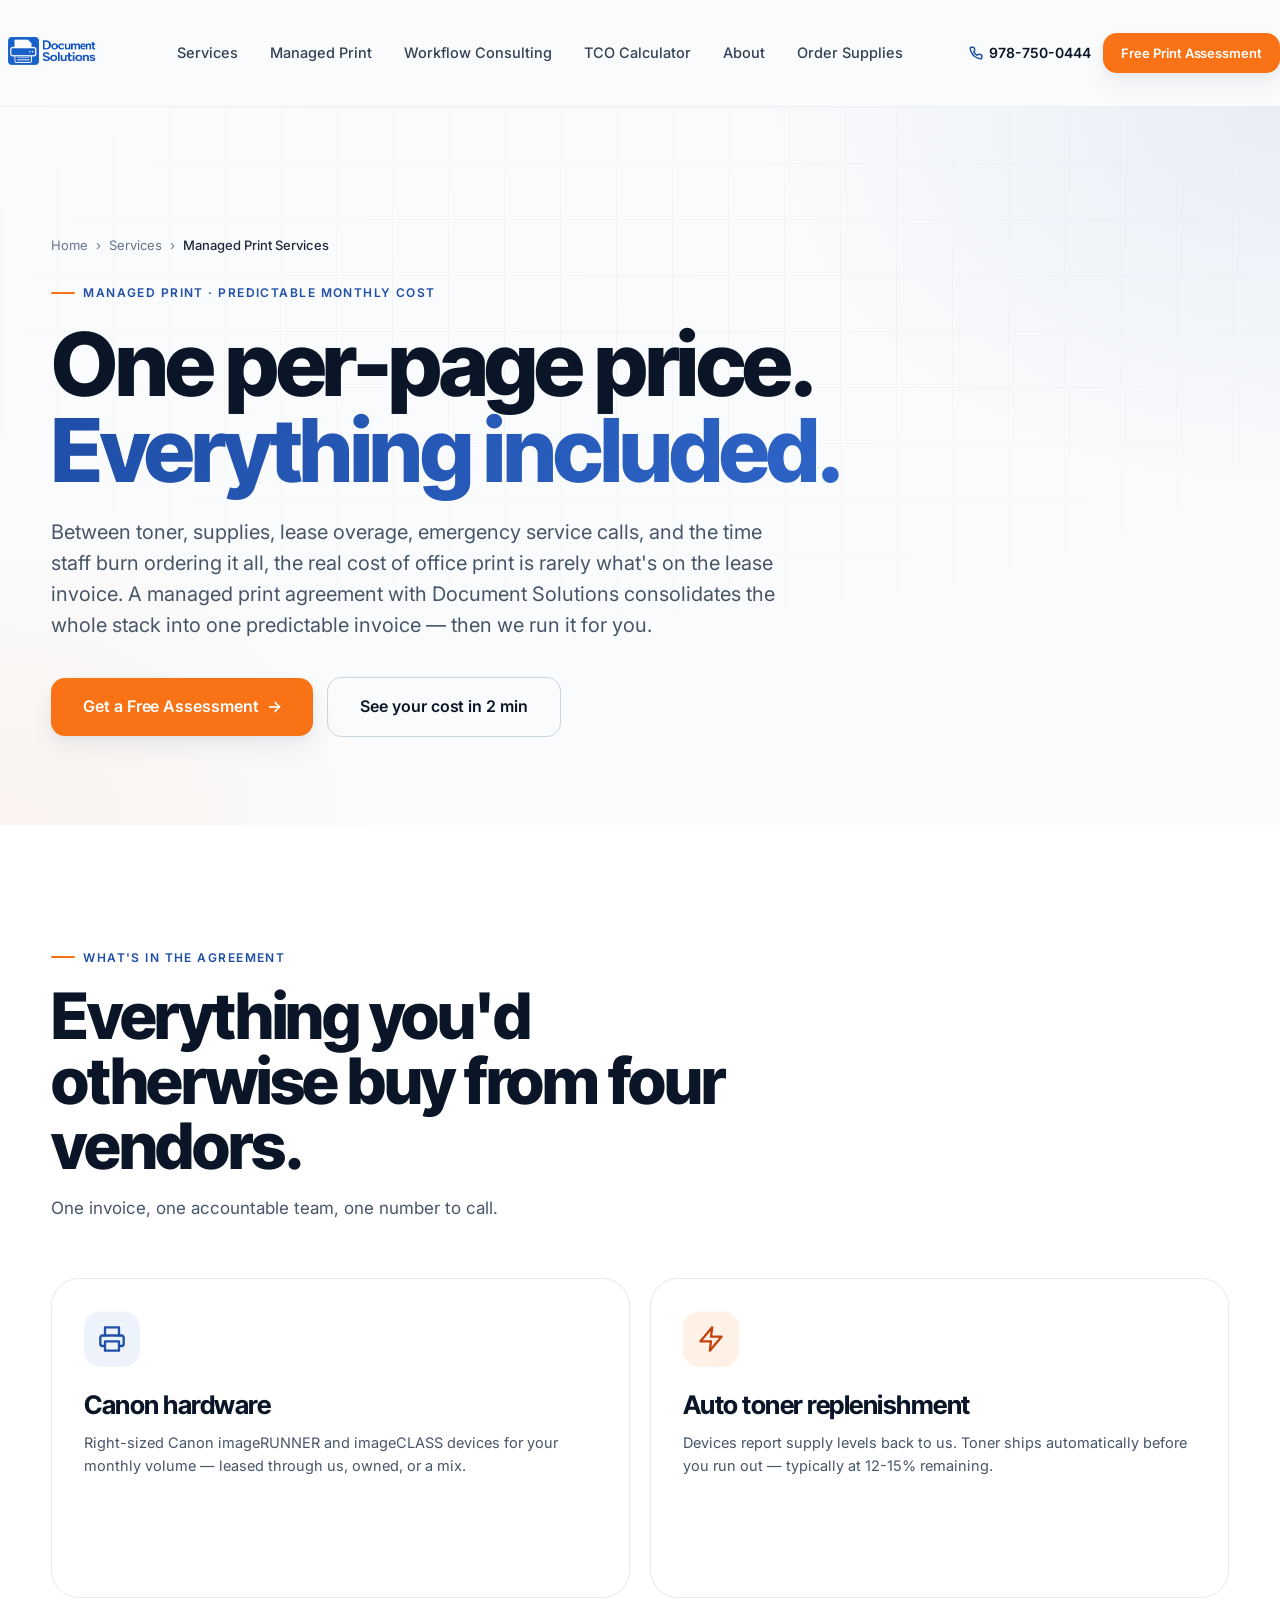
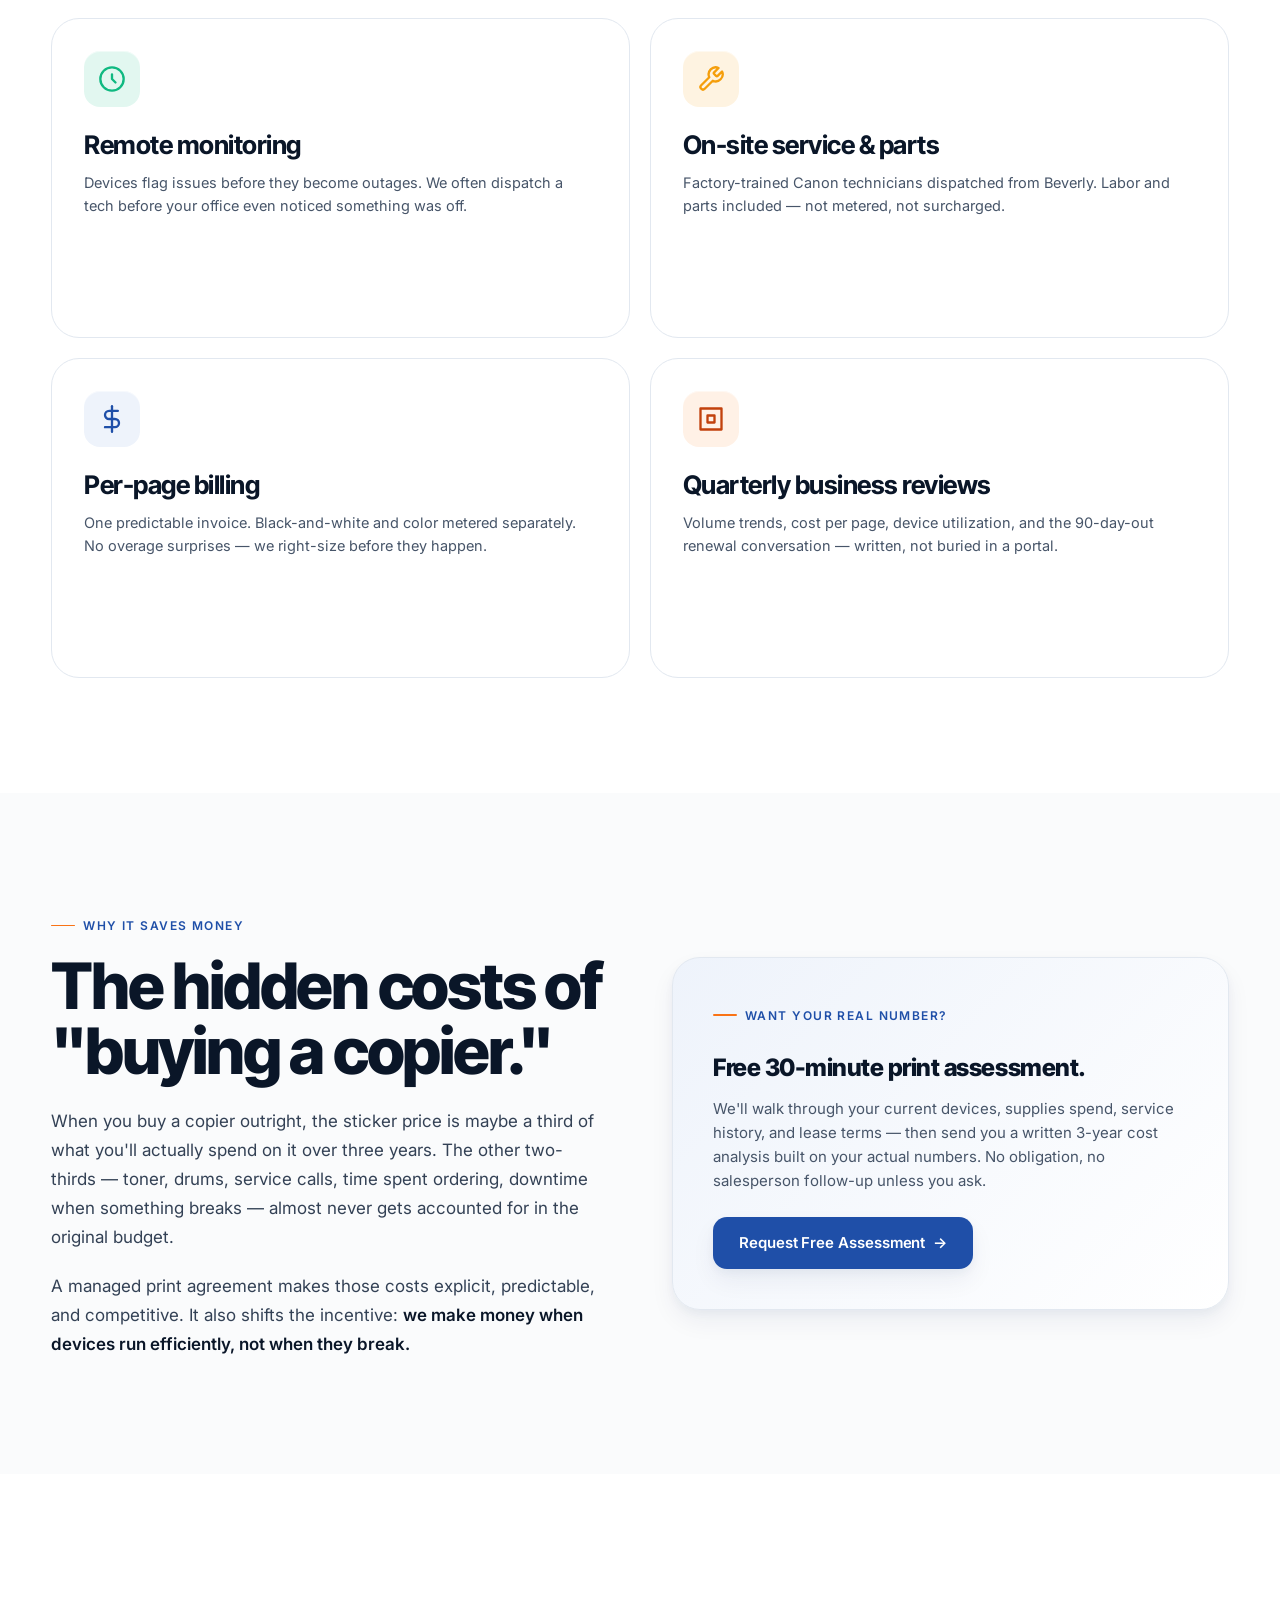
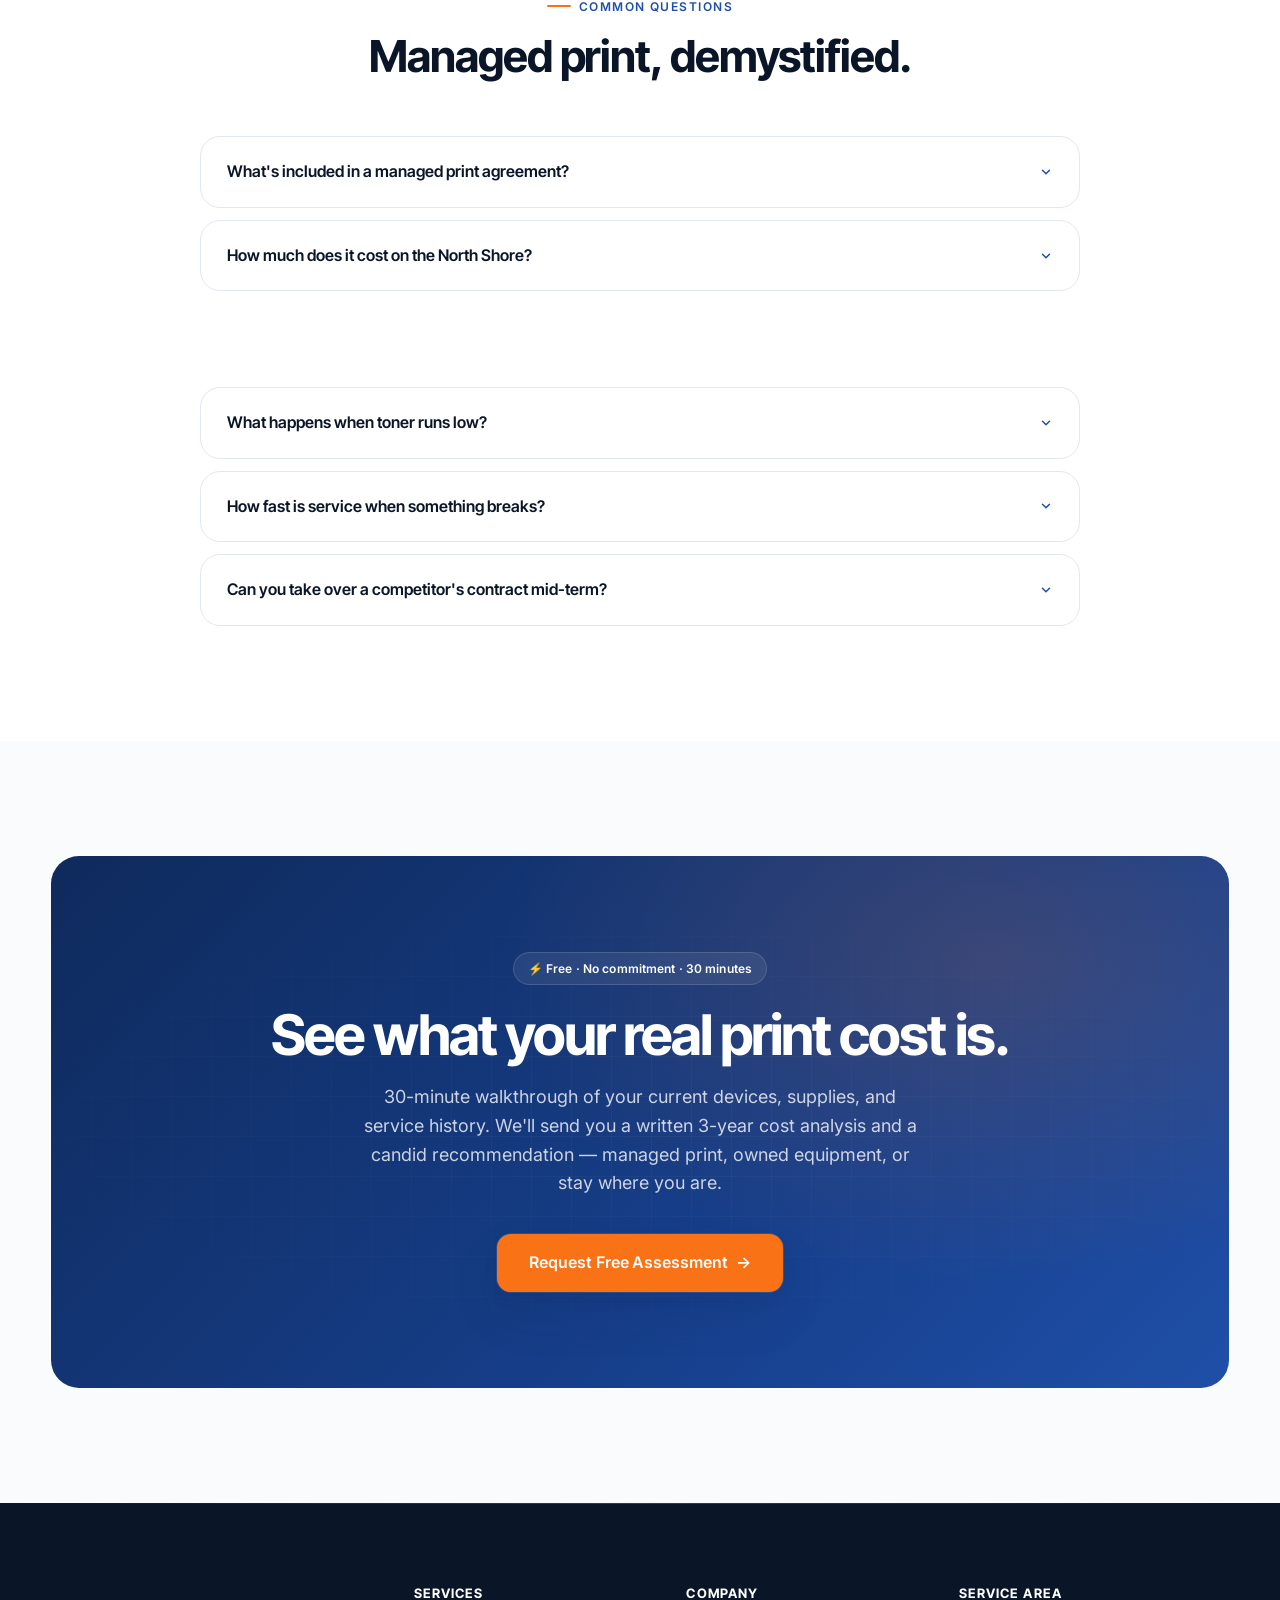
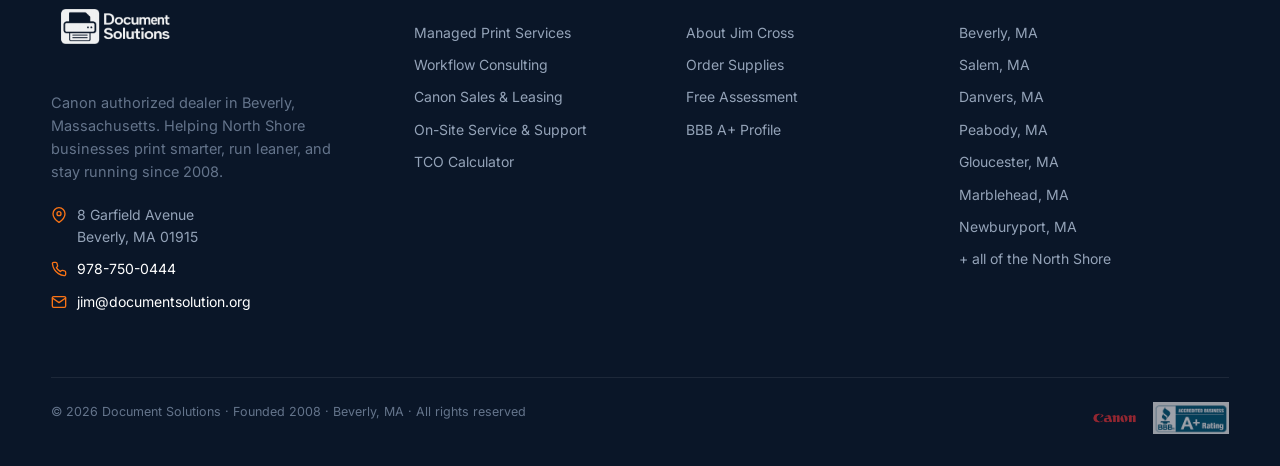
<file: services/managed-print.html>
<!DOCTYPE html>
<html lang="en">
<head>
<meta charset="UTF-8">
<meta name="viewport" content="width=device-width, initial-scale=1.0">
<meta name="theme-color" content="#1F4FA8">

<title>Managed Print Services on the North Shore MA — Document Solutions</title>
<meta name="description" content="Per-page managed print services for North Shore Massachusetts businesses. Canon hardware, automatic toner, remote monitoring, on-site service — all in one predictable monthly invoice. Free assessment.">

<link rel="canonical" href="https://documentsolution.org/services/managed-print.html">
<meta name="robots" content="index, follow, max-image-preview:large">

<meta property="og:type" content="article">
<meta property="og:title" content="Managed Print Services on the North Shore — Document Solutions">
<meta property="og:description" content="One predictable per-page price covering Canon hardware, automatic toner, monitoring, and service.">
<meta property="og:url" content="https://documentsolution.org/services/managed-print.html">

<link rel="preconnect" href="https://fonts.googleapis.com">
<link rel="preconnect" href="https://fonts.gstatic.com" crossorigin>
<link rel="stylesheet" href="../assets/css/styles.css">
<link rel="icon" type="image/svg+xml" href="../assets/images/favicon.svg">
<link rel="apple-touch-icon" href="../assets/images/favicon.svg">

<script type="application/ld+json">
{
  "@context": "https://schema.org",
  "@graph": [
    {
      "@type": "Service",
      "name": "Managed Print Services",
      "serviceType": "Managed Print Services",
      "provider": {
        "@type": "LocalBusiness",
        "name": "Document Solutions",
        "url": "https://documentsolution.org/",
        "telephone": "+1-978-750-0444",
        "address": {
          "@type": "PostalAddress",
          "streetAddress": "8 Garfield Avenue",
          "addressLocality": "Beverly",
          "addressRegion": "MA",
          "postalCode": "01915",
          "addressCountry": "US"
        }
      },
      "areaServed": {
        "@type": "AdministrativeArea",
        "name": "North Shore, Massachusetts"
      },
      "description": "Per-page managed print agreements that bundle Canon hardware, automatic toner replenishment, remote monitoring, and on-site service into one predictable monthly invoice.",
      "offers": {
        "@type": "Offer",
        "priceCurrency": "USD",
        "priceSpecification": {
          "@type": "UnitPriceSpecification",
          "priceType": "https://schema.org/SubscriptionPriceComponent",
          "unitText": "per page"
        }
      }
    },
    {
      "@type": "FAQPage",
      "mainEntity": [
        { "@type": "Question", "name": "What is included in a managed print agreement?",
          "acceptedAnswer": { "@type": "Answer", "text": "A Document Solutions managed print agreement includes the Canon hardware (lease or owned), all toner and consumables (drums, fusers, waste containers), automatic shipment of supplies before they run out, remote device monitoring, all on-site service labor and parts, and consolidated per-page billing across every device on the agreement." } },
        { "@type": "Question", "name": "How much does managed print cost on the North Shore?",
          "acceptedAnswer": { "@type": "Answer", "text": "Managed print is billed per page printed. Pricing depends on monthly volume, color vs. mono mix, device tier, and contract length. We quote firmly only after a free print assessment so you can compare it against what you're spending today." } },
        { "@type": "Question", "name": "Do I have to lease the equipment?",
          "acceptedAnswer": { "@type": "Answer", "text": "No. We support managed print on equipment you already own, equipment you lease through us, or a mix. Most customers lease through Document Solutions because the per-month financing rolls into a single invoice with the supplies and service." } },
        { "@type": "Question", "name": "What happens when toner runs low?",
          "acceptedAnswer": { "@type": "Answer", "text": "Each device sends remote telemetry to our monitoring system. When toner approaches the low threshold, a replacement cartridge ships automatically to your office before you ever notice. You stop ordering, you stop running out." } },
        { "@type": "Question", "name": "How fast is service response?",
          "acceptedAnswer": { "@type": "Answer", "text": "Service is dispatched out of our Beverly office. Because our technicians are Canon factory-trained on the equipment we sell and stock common parts in the service truck, we typically arrive prepared to fix the issue the first visit. We'll confirm specific response-time expectations during your assessment." } }
      ]
    }
  ]
}
</script>
</head>
<body>

<header class="nav">
  <div class="container nav-inner">
    <a href="../index.html" class="nav-logo" aria-label="Document Solutions home">
      <img src="../assets/images/newLogo.png?v=2" alt="Document Solutions" class="brand-logo">
    </a>
    <nav class="nav-links" aria-label="Primary">
      <a href="../index.html#services" class="nav-link">Services</a>
      <a href="managed-print.html" class="nav-link">Managed Print</a>
      <a href="workflow-consulting.html" class="nav-link">Workflow Consulting</a>
      <a href="../tco-calculator.html" class="nav-link">TCO Calculator</a>
      <a href="../about.html" class="nav-link">About</a>
      <a href="../order-supplies.html" class="nav-link">Order Supplies</a>
      <a href="tel:+19787500444" class="nav-link nav-link-mobile">📞 Call 978-750-0444</a>
      <a href="../index.html#contact" class="nav-link nav-link-mobile nav-cta-mobile">Free Print Assessment →</a>
    </nav>
    <div class="nav-cta-row">
      <a href="tel:+19787500444" class="nav-phone">
        <svg width="14" height="14" viewBox="0 0 24 24" fill="none" stroke="currentColor" stroke-width="2.5" stroke-linecap="round" stroke-linejoin="round"><path d="M22 16.92v3a2 2 0 0 1-2.18 2 19.79 19.79 0 0 1-8.63-3.07 19.5 19.5 0 0 1-6-6 19.79 19.79 0 0 1-3.07-8.67A2 2 0 0 1 4.11 2h3a2 2 0 0 1 2 1.72 12.84 12.84 0 0 0 .7 2.81 2 2 0 0 1-.45 2.11L8.09 9.91a16 16 0 0 0 6 6l1.27-1.27a2 2 0 0 1 2.11-.45 12.84 12.84 0 0 0 2.81.7A2 2 0 0 1 22 16.92z"/></svg>
        978-750-0444
      </a>
      <a href="../index.html#contact" class="btn btn-primary btn-sm">Free Print Assessment</a>
    </div>
    <button class="nav-toggle" aria-label="Toggle menu" aria-expanded="false"><span class="nav-toggle-icon"><span></span></span></button>
  </div>
</header>

<!-- ========== HERO ========== -->
<section class="hero" style="padding-bottom:48px;">
  <div class="container">
    <div style="max-width:880px;">
      <div style="display:flex; gap:8px; margin-bottom:20px; font-size:13px; color:var(--ink-400);">
        <a href="../index.html" style="color:var(--ink-400)">Home</a>
        <span>›</span>
        <span>Services</span>
        <span>›</span>
        <span style="color:var(--ink-700); font-weight:500;">Managed Print Services</span>
      </div>
      <span class="eyebrow fade-up">Managed print · Predictable monthly cost</span>
      <h1 class="display-1 fade-up delay-1" style="margin-top:18px; margin-bottom:24px;">
        One per-page price.<br>
        <span class="accent">Everything included.</span>
      </h1>
      <p class="lede fade-up delay-2">
        Between toner, supplies, lease overage, emergency service calls, and the time staff
        burn ordering it all, the real cost of office print is rarely what's on the lease invoice.
        A managed print agreement with Document Solutions consolidates the whole stack into one
        predictable invoice — then we run it for you.
      </p>
      <div class="hero-cta-row fade-up delay-3">
        <a href="../index.html#contact" class="btn btn-primary btn-lg">Get a Free Assessment <span class="btn-arrow">→</span></a>
        <a href="../tco-calculator.html" class="btn btn-ghost btn-lg">See your cost in 2 min</a>
      </div>
    </div>
  </div>
</section>

<!-- ========== WHAT'S INCLUDED ========== -->
<section style="background:white;">
  <div class="container">
    <div class="section-header fade-up">
      <span class="eyebrow">What's in the agreement</span>
      <h2 class="display-2">Everything you'd otherwise buy from four vendors.</h2>
      <p>One invoice, one accountable team, one number to call.</p>
    </div>

    <div class="bento-grid">
      <div class="bento bento-md fade-up">
        <div class="bento-icon">
          <svg width="28" height="28" viewBox="0 0 24 24" fill="none" stroke="currentColor" stroke-width="2" stroke-linecap="round" stroke-linejoin="round"><polyline points="6 9 6 2 18 2 18 9"/><path d="M6 18H4a2 2 0 0 1-2-2v-5a2 2 0 0 1 2-2h16a2 2 0 0 1 2 2v5a2 2 0 0 1-2 2h-2"/><rect x="6" y="14" width="12" height="8"/></svg>
        </div>
        <h3>Canon hardware</h3>
        <p>Right-sized Canon imageRUNNER and imageCLASS devices for your monthly volume — leased through us, owned, or a mix.</p>
      </div>
      <div class="bento bento-md fade-up delay-1">
        <div class="bento-icon orange">
          <svg width="28" height="28" viewBox="0 0 24 24" fill="none" stroke="currentColor" stroke-width="2" stroke-linecap="round" stroke-linejoin="round"><polygon points="13 2 3 14 12 14 11 22 21 10 12 10 13 2"/></svg>
        </div>
        <h3>Auto toner replenishment</h3>
        <p>Devices report supply levels back to us. Toner ships automatically before you run out — typically at 12-15% remaining.</p>
      </div>
      <div class="bento bento-md fade-up delay-2">
        <div class="bento-icon green">
          <svg width="28" height="28" viewBox="0 0 24 24" fill="none" stroke="currentColor" stroke-width="2" stroke-linecap="round" stroke-linejoin="round"><circle cx="12" cy="12" r="10"/><path d="M12 8v4l3 3"/></svg>
        </div>
        <h3>Remote monitoring</h3>
        <p>Devices flag issues before they become outages. We often dispatch a tech before your office even noticed something was off.</p>
      </div>
      <div class="bento bento-md fade-up">
        <div class="bento-icon gold">
          <svg width="28" height="28" viewBox="0 0 24 24" fill="none" stroke="currentColor" stroke-width="2" stroke-linecap="round" stroke-linejoin="round"><path d="M14.7 6.3a1 1 0 0 0 0 1.4l1.6 1.6a1 1 0 0 0 1.4 0l3.77-3.77a6 6 0 0 1-7.94 7.94l-6.91 6.91a2.12 2.12 0 0 1-3-3l6.91-6.91a6 6 0 0 1 7.94-7.94l-3.76 3.76z"/></svg>
        </div>
        <h3>On-site service &amp; parts</h3>
        <p>Factory-trained Canon technicians dispatched from Beverly. Labor and parts included — not metered, not surcharged.</p>
      </div>
      <div class="bento bento-md fade-up delay-1">
        <div class="bento-icon">
          <svg width="28" height="28" viewBox="0 0 24 24" fill="none" stroke="currentColor" stroke-width="2" stroke-linecap="round" stroke-linejoin="round"><line x1="12" y1="1" x2="12" y2="23"/><path d="M17 5H9.5a3.5 3.5 0 0 0 0 7h5a3.5 3.5 0 0 1 0 7H6"/></svg>
        </div>
        <h3>Per-page billing</h3>
        <p>One predictable invoice. Black-and-white and color metered separately. No overage surprises — we right-size before they happen.</p>
      </div>
      <div class="bento bento-md fade-up delay-2">
        <div class="bento-icon orange">
          <svg width="28" height="28" viewBox="0 0 24 24" fill="none" stroke="currentColor" stroke-width="2" stroke-linecap="round" stroke-linejoin="round"><path d="M3 3h18v18H3z"/><path d="M9 9h6v6H9z"/></svg>
        </div>
        <h3>Quarterly business reviews</h3>
        <p>Volume trends, cost per page, device utilization, and the 90-day-out renewal conversation — written, not buried in a portal.</p>
      </div>
    </div>
  </div>
</section>

<!-- ========== WHY IT WORKS ========== -->
<section>
  <div class="container">
    <div style="display:grid; grid-template-columns:1fr 1fr; gap:64px; align-items:center;">
      <div class="fade-up">
        <span class="eyebrow">Why it saves money</span>
        <h2 class="display-2" style="margin-top:18px; margin-bottom:24px;">The hidden costs of "buying a copier."</h2>
        <p style="font-size:17px; line-height:1.7; color:var(--ink-600); margin-bottom:20px;">When you buy a copier outright, the sticker price is maybe a third of what you'll actually spend on it over three years. The other two-thirds — toner, drums, service calls, time spent ordering, downtime when something breaks — almost never gets accounted for in the original budget.</p>
        <p style="font-size:17px; line-height:1.7; color:var(--ink-600);">A managed print agreement makes those costs explicit, predictable, and competitive. It also shifts the incentive: <span class="strong">we make money when devices run efficiently, not when they break.</span></p>
      </div>

      <div class="fade-up delay-1" style="background:linear-gradient(135deg, var(--brand-blue-tint) 0%, white 100%); border:1px solid var(--ink-100); border-radius:var(--radius-xl); padding:40px; box-shadow:var(--shadow-md);">
        <span class="eyebrow" style="margin-bottom:14px;">Want your real number?</span>
        <h3 style="font-size:24px; line-height:1.25; margin-top:14px; margin-bottom:14px; color:var(--ink-900); font-family:var(--font-display); font-weight:800; letter-spacing:-0.02em;">Free 30-minute print assessment.</h3>
        <p style="font-size:15px; color:var(--ink-500); line-height:1.6; margin-bottom:24px;">We'll walk through your current devices, supplies spend, service history, and lease terms — then send you a written 3-year cost analysis built on your actual numbers. No obligation, no salesperson follow-up unless you ask.</p>
        <a href="../index.html#contact" class="btn btn-blue">Request Free Assessment <span class="btn-arrow">→</span></a>
      </div>
    </div>
  </div>
</section>

<!-- ========== FAQ ========== -->
<section style="background:white;">
  <div class="container">
    <div class="section-header center fade-up">
      <span class="eyebrow">Common questions</span>
      <h2 class="display-3">Managed print, demystified.</h2>
    </div>

    <div class="faq-list">
      <details class="faq-item fade-up">
        <summary class="faq-summary">What's included in a managed print agreement?</summary>
        <div class="faq-body">Canon hardware (lease or owned), all toner and consumables (drums, fusers, waste containers), automatic supply shipments, remote device monitoring, all on-site service labor and parts, and consolidated per-page billing across every device on the agreement.</div>
      </details>
      <details class="faq-item fade-up">
        <summary class="faq-summary">How much does it cost on the North Shore?</summary>
        <div class="faq-body">Per-page pricing depends on monthly volume, color-vs-mono mix, device tier, and contract length. We quote firmly after a free print assessment so you can compare against what you're spending today. Use our <a href="../tco-calculator.html">TCO calculator</a> for a rough estimate of your current all-in print cost.</div>
      </details>
      <details class="faq-item fade-up">
        <summary class="faq-summary">Do I have to lease the equipment through Document Solutions?</summary>
        <div class="faq-body">No. We support managed print on equipment you already own, equipment leased through us, or a mix. Most customers lease through us because the per-month financing rolls into the same invoice as supplies and service — but it's not required.</div>
      </details>
      <details class="faq-item fade-up">
        <summary class="faq-summary">What happens when toner runs low?</summary>
        <div class="faq-body">Each device reports supply levels back to our monitoring system. When toner approaches the low threshold, a replacement cartridge ships automatically to your office. You stop ordering, you stop running out.</div>
      </details>
      <details class="faq-item fade-up">
        <summary class="faq-summary">How fast is service when something breaks?</summary>
        <div class="faq-body">Service is dispatched out of our Beverly office. Because our technicians are Canon factory-trained on the equipment we sell and stock common parts in the service truck, we typically arrive ready to fix the issue the first visit. We'll set specific response-time expectations during your assessment.</div>
      </details>
      <details class="faq-item fade-up">
        <summary class="faq-summary">Can you take over a competitor's contract mid-term?</summary>
        <div class="faq-body">Yes. We routinely transition customers from competitors. We can help model an early-buyout when the math works, or structure the new agreement to start cleanly when the existing one ends — typically 90–120 days out. No service gap.</div>
      </details>
    </div>
  </div>
</section>

<!-- ========== CTA ========== -->
<section>
  <div class="container">
    <div class="cta-banner fade-up">
      <span class="pill pill-dark" style="margin-bottom:20px">⚡ Free · No commitment · 30 minutes</span>
      <h2>See what your real print cost is.</h2>
      <p>30-minute walkthrough of your current devices, supplies, and service history. We'll send you a written 3-year cost analysis and a candid recommendation — managed print, owned equipment, or stay where you are.</p>
      <a href="../index.html#contact" class="btn btn-primary btn-lg">Request Free Assessment <span class="btn-arrow">→</span></a>
    </div>
  </div>
</section>

<!-- ========== FOOTER ========== -->
<footer class="footer">
  <div class="container">
    <div class="footer-grid">
      <div class="footer-brand">
        <a href="../index.html" class="nav-logo" aria-label="Document Solutions home">
          <img src="../assets/images/newLogo.png?v=2" alt="Document Solutions" class="brand-logo">
        </a>
        <p class="footer-tagline">Canon authorized dealer in Beverly, Massachusetts. Helping North Shore businesses print smarter, run leaner, and stay running since 2008.</p>
        <div class="footer-contact">
          <div class="footer-contact-line">
            <svg width="16" height="16" viewBox="0 0 24 24" fill="none" stroke="currentColor" stroke-width="2" stroke-linecap="round" stroke-linejoin="round"><path d="M21 10c0 7-9 13-9 13s-9-6-9-13a9 9 0 0 1 18 0z"/><circle cx="12" cy="10" r="3"/></svg>
            <span>8 Garfield Avenue<br>Beverly, MA 01915</span>
          </div>
          <div class="footer-contact-line">
            <svg width="16" height="16" viewBox="0 0 24 24" fill="none" stroke="currentColor" stroke-width="2" stroke-linecap="round" stroke-linejoin="round"><path d="M22 16.92v3a2 2 0 0 1-2.18 2 19.79 19.79 0 0 1-8.63-3.07 19.5 19.5 0 0 1-6-6 19.79 19.79 0 0 1-3.07-8.67A2 2 0 0 1 4.11 2h3a2 2 0 0 1 2 1.72 12.84 12.84 0 0 0 .7 2.81 2 2 0 0 1-.45 2.11L8.09 9.91a16 16 0 0 0 6 6l1.27-1.27a2 2 0 0 1 2.11-.45 12.84 12.84 0 0 0 2.81.7A2 2 0 0 1 22 16.92z"/></svg>
            <a href="tel:+19787500444">978-750-0444</a>
          </div>
          <div class="footer-contact-line">
            <svg width="16" height="16" viewBox="0 0 24 24" fill="none" stroke="currentColor" stroke-width="2" stroke-linecap="round" stroke-linejoin="round"><path d="M4 4h16c1.1 0 2 .9 2 2v12c0 1.1-.9 2-2 2H4c-1.1 0-2-.9-2-2V6c0-1.1.9-2 2-2z"/><polyline points="22,6 12,13 2,6"/></svg>
            <a href="mailto:jim@documentsolution.org">jim@documentsolution.org</a>
          </div>
        </div>
      </div>
      <div>
        <div class="footer-col-title">Services</div>
        <div class="footer-links">
          <a href="managed-print.html">Managed Print Services</a>
          <a href="workflow-consulting.html">Workflow Consulting</a>
          <a href="../index.html#services">Canon Sales &amp; Leasing</a>
          <a href="../index.html#services">On-Site Service &amp; Support</a>
          <a href="../tco-calculator.html">TCO Calculator</a>
        </div>
      </div>
      <div>
        <div class="footer-col-title">Company</div>
        <div class="footer-links">
          <a href="../about.html">About Jim Cross</a>
          <a href="../order-supplies.html">Order Supplies</a>
          <a href="../index.html#contact">Free Assessment</a>
          <a href="https://www.bbb.org/" target="_blank" rel="noopener">BBB A+ Profile</a>
        </div>
      </div>
      <div>
        <div class="footer-col-title">Service Area</div>
        <div class="footer-links">
          <a href="#">Beverly, MA</a>
          <a href="#">Salem, MA</a>
          <a href="#">Danvers, MA</a>
          <a href="#">Peabody, MA</a>
          <a href="#">Gloucester, MA</a>
          <a href="#">Marblehead, MA</a>
          <a href="#">Newburyport, MA</a>
          <a href="#">+ all of the North Shore</a>
        </div>
      </div>
    </div>
    <div class="footer-bottom">
      <div>© <span data-year>2026</span> Document Solutions · Founded 2008 · Beverly, MA · All rights reserved</div>
      <div class="footer-badges">
        <img src="../assets/images/canon-logo.png" alt="Canon Authorized Dealer">
        <img src="../assets/images/bbb-rating.png" alt="BBB A+ Rated">
      </div>
    </div>
  </div>
</footer>

<script src="../assets/js/main.js" defer></script>
</body>
</html>
</file>
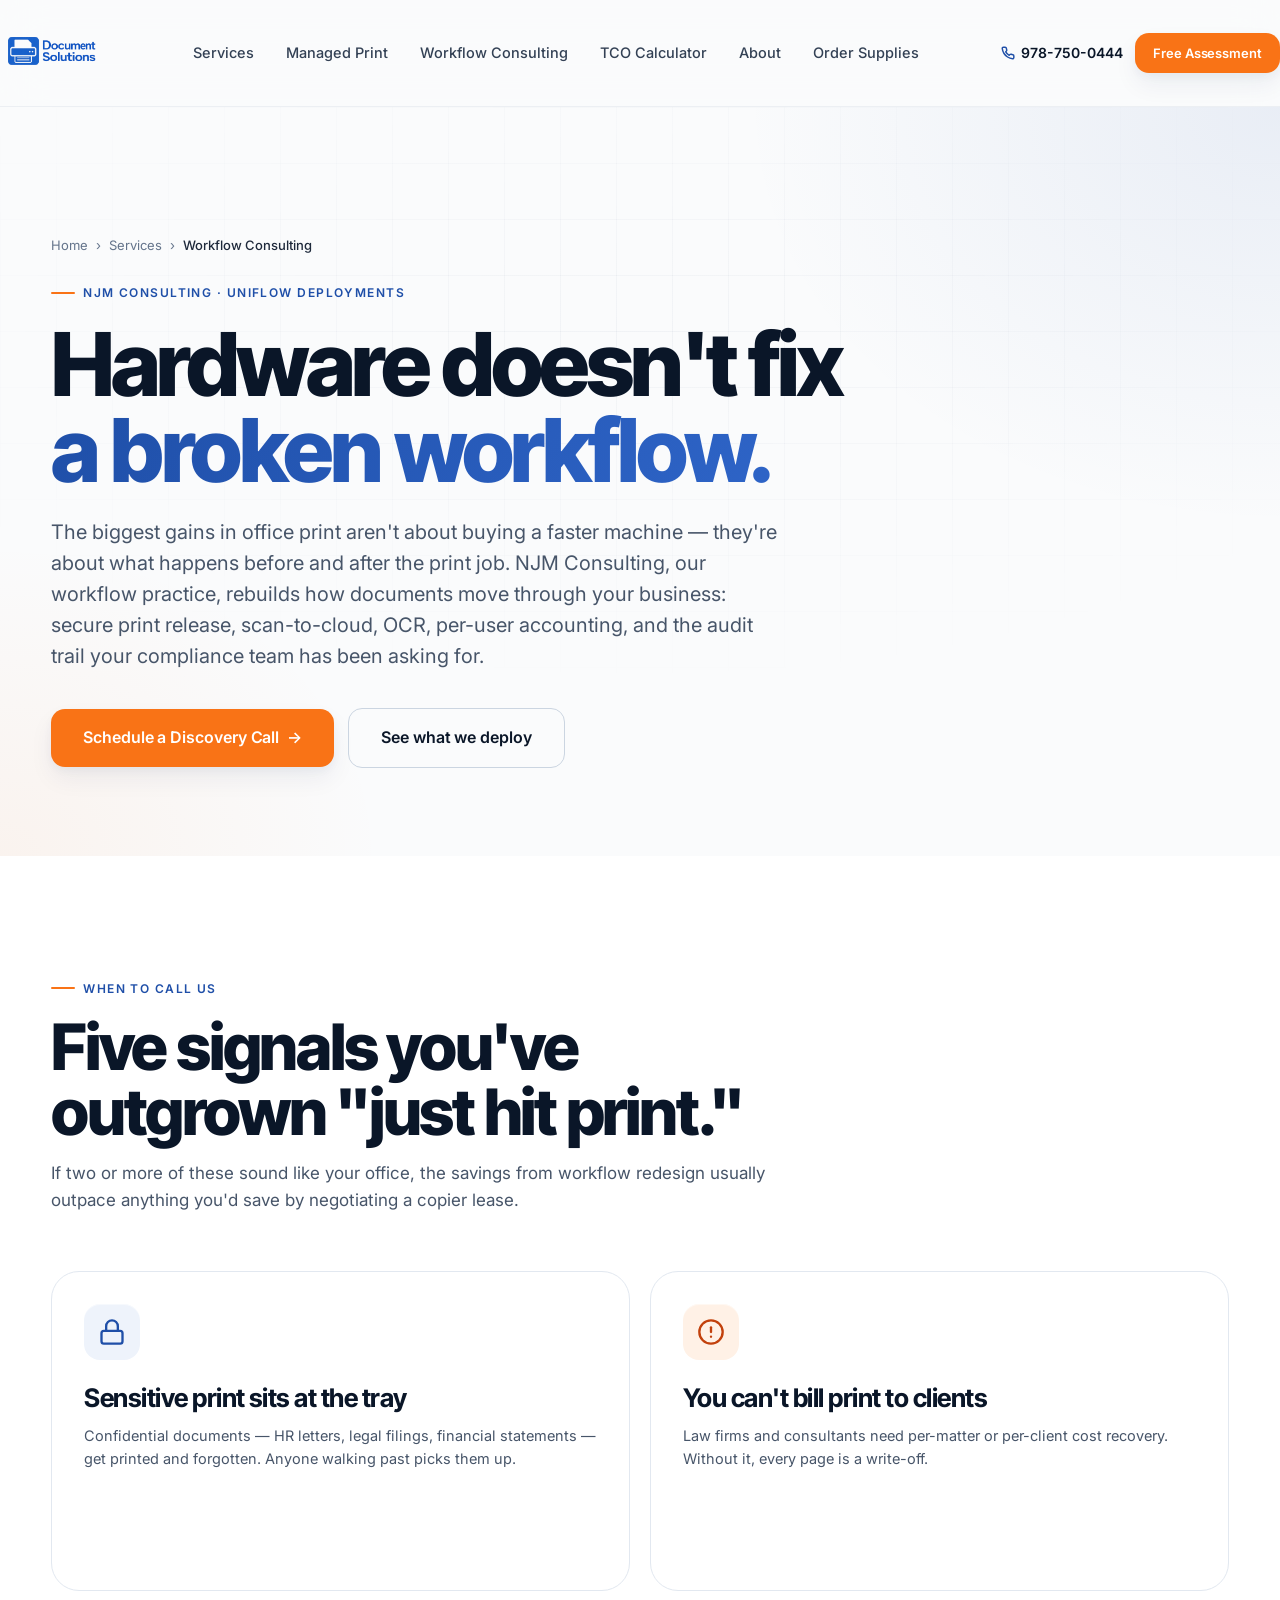
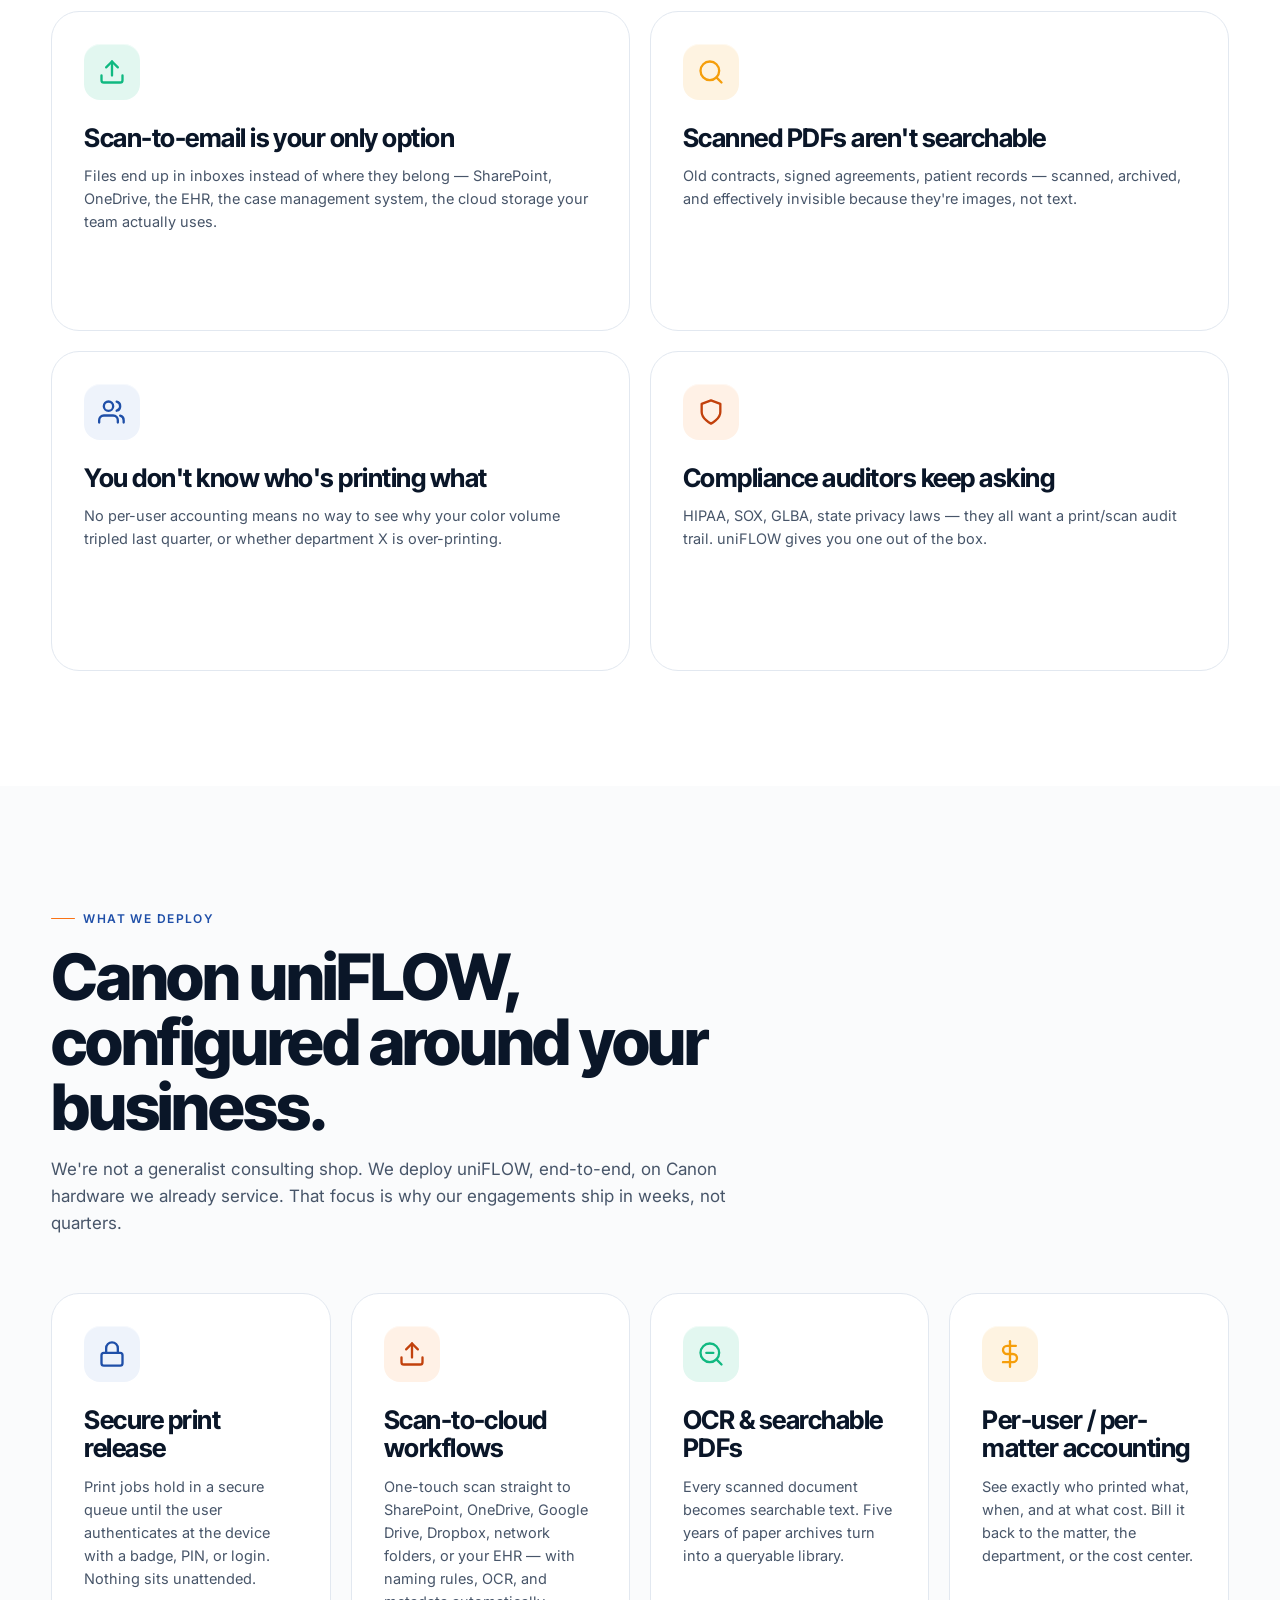
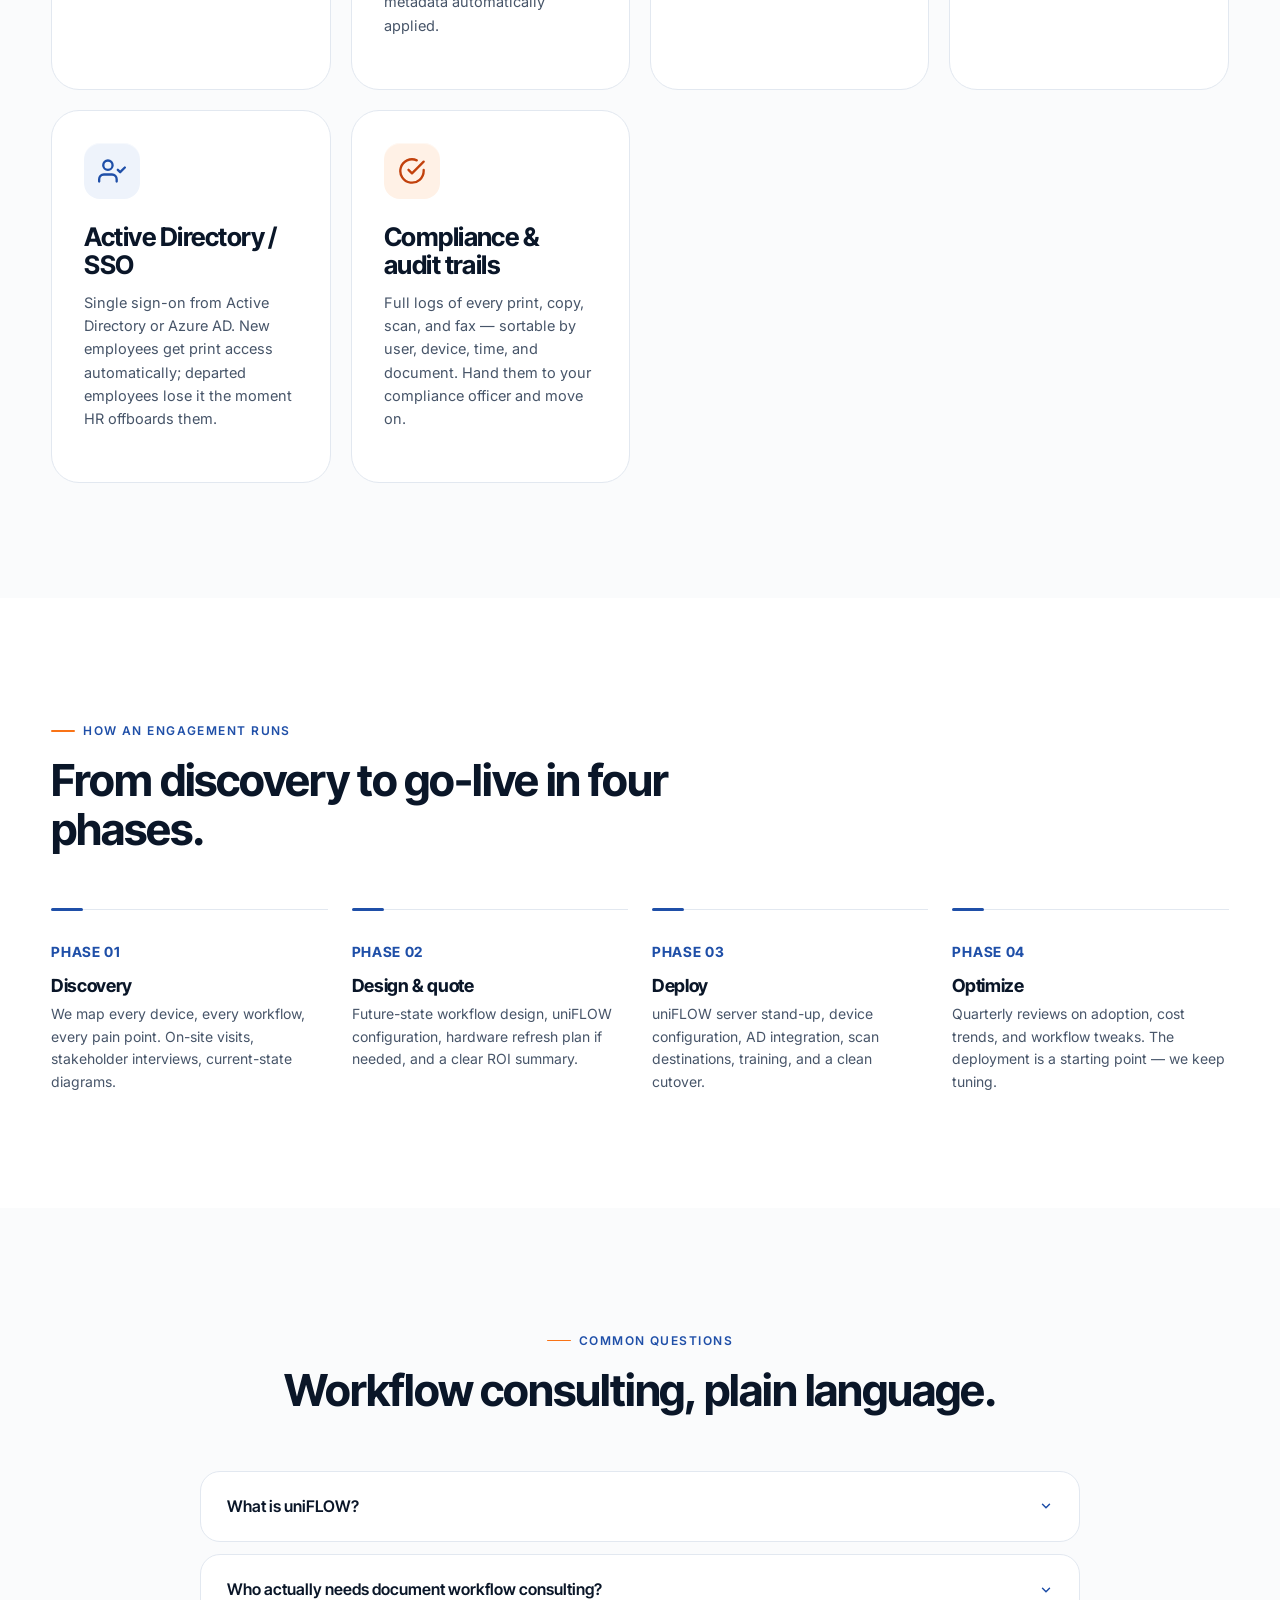
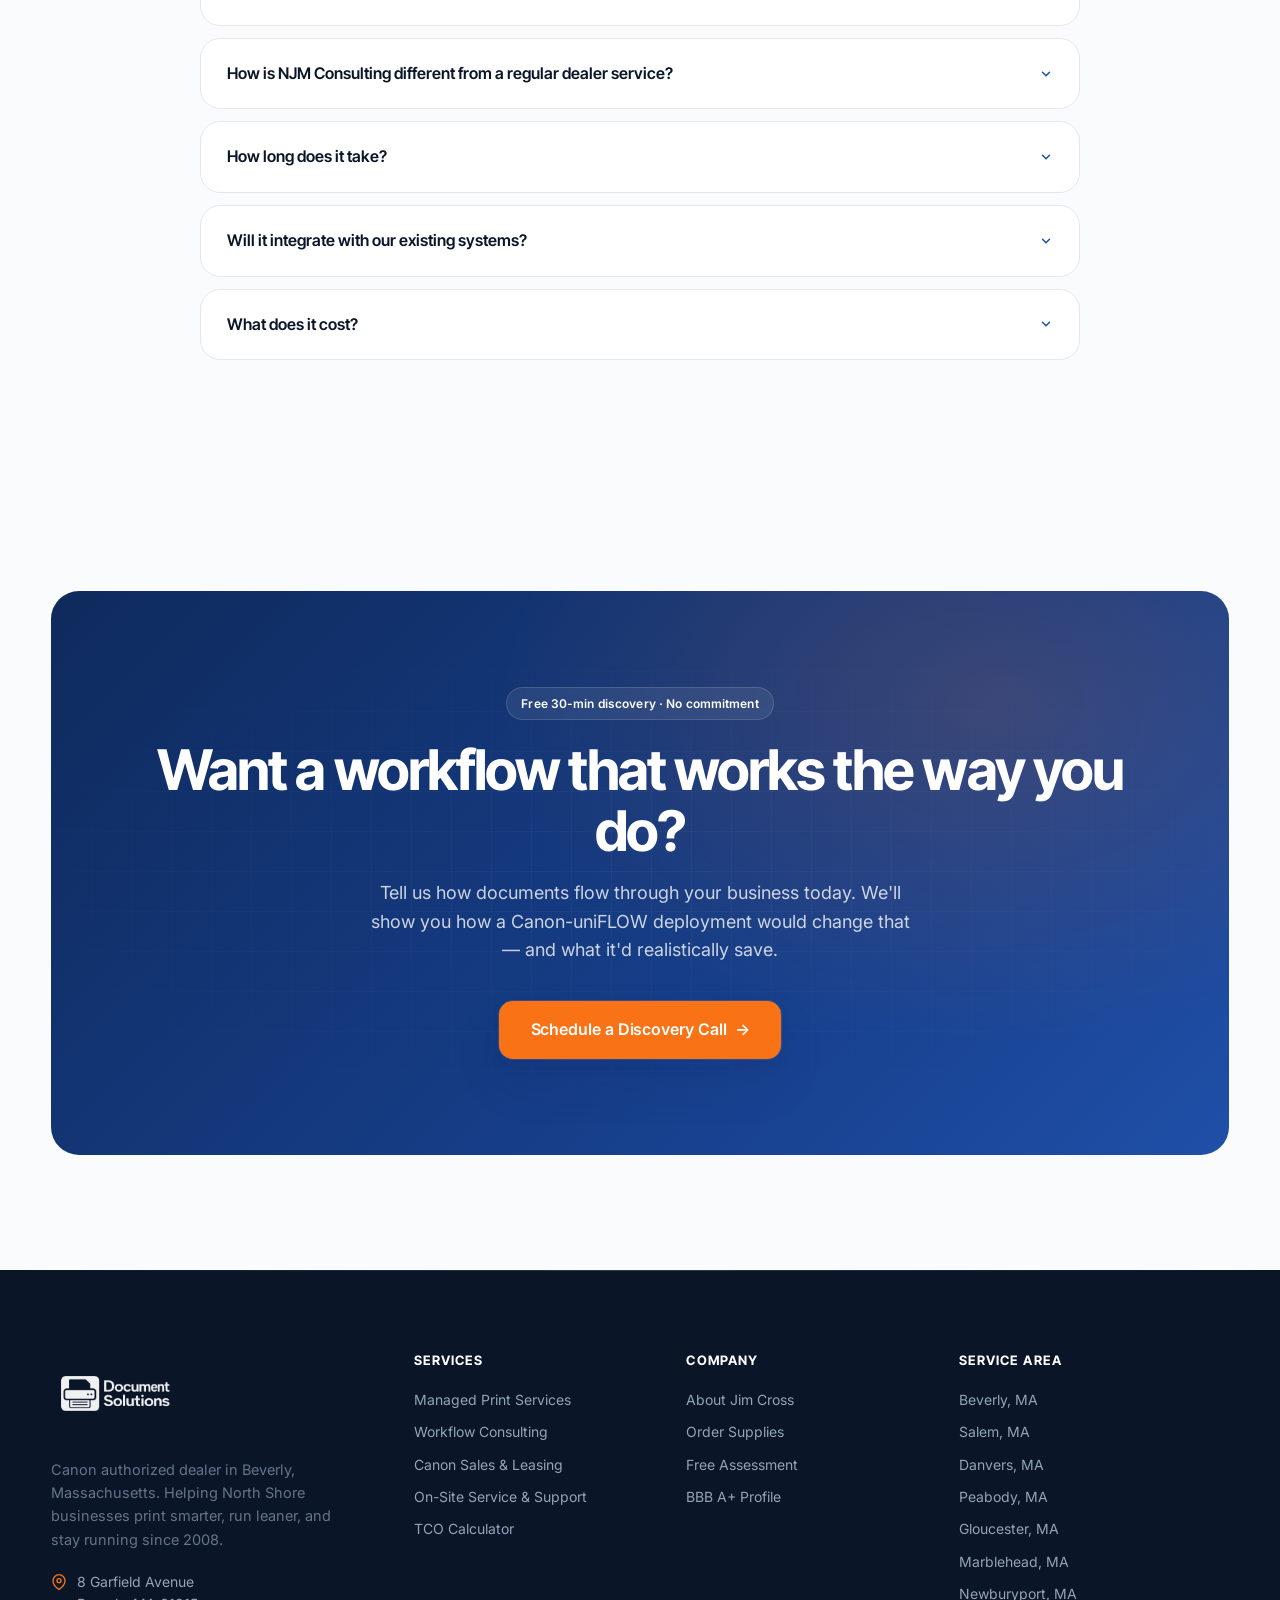
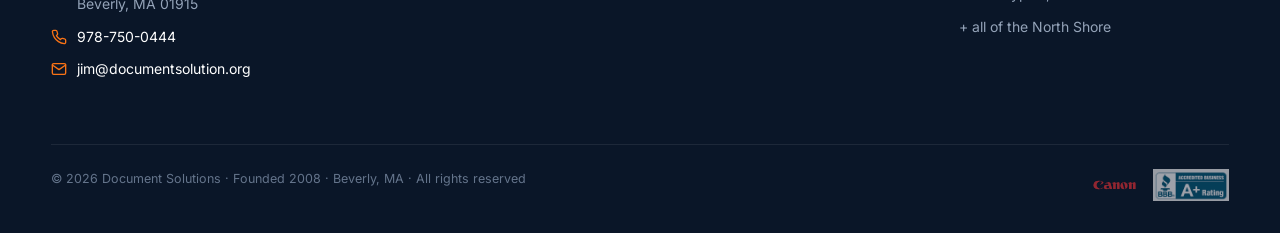
<file: services/workflow-consulting.html>
<!DOCTYPE html>
<html lang="en">
<head>
<meta charset="UTF-8">
<meta name="viewport" content="width=device-width, initial-scale=1.0">
<meta name="theme-color" content="#1F4FA8">

<title>Document Workflow Consulting — uniFLOW &amp; NJM Consulting | North Shore MA</title>
<meta name="description" content="NJM Consulting from Document Solutions: Canon uniFLOW deployments, secure print release, scan-to-cloud, OCR, and per-user accounting for North Shore Massachusetts businesses.">

<link rel="canonical" href="https://documentsolution.org/services/workflow-consulting.html">
<meta name="robots" content="index, follow, max-image-preview:large">

<meta property="og:type" content="article">
<meta property="og:title" content="Document Workflow Consulting — NJM Consulting / Document Solutions">
<meta property="og:description" content="uniFLOW print management, secure release, scan-to-cloud, OCR, and per-user accounting.">
<meta property="og:url" content="https://documentsolution.org/services/workflow-consulting.html">

<link rel="preconnect" href="https://fonts.googleapis.com">
<link rel="preconnect" href="https://fonts.gstatic.com" crossorigin>
<link rel="stylesheet" href="../assets/css/styles.css">
<link rel="icon" type="image/svg+xml" href="../assets/images/favicon.svg">
<link rel="apple-touch-icon" href="../assets/images/favicon.svg">

<script type="application/ld+json">
{
  "@context": "https://schema.org",
  "@graph": [
    {
      "@type": "Service",
      "name": "Document Workflow Consulting",
      "alternateName": ["NJM Consulting", "uniFLOW Deployment", "Print Management Consulting"],
      "serviceType": "Document Workflow Consulting",
      "provider": {
        "@type": "LocalBusiness",
        "name": "Document Solutions",
        "url": "https://documentsolution.org/",
        "telephone": "+1-978-750-0444",
        "address": {
          "@type": "PostalAddress",
          "streetAddress": "8 Garfield Avenue",
          "addressLocality": "Beverly",
          "addressRegion": "MA",
          "postalCode": "01915",
          "addressCountry": "US"
        }
      },
      "areaServed": { "@type": "AdministrativeArea", "name": "North Shore, Massachusetts" },
      "description": "Document workflow consulting and Canon uniFLOW deployment services. Secure print release, scan-to-cloud, OCR for searchable PDF archives, and per-user or per-department print accounting."
    },
    {
      "@type": "FAQPage",
      "mainEntity": [
        { "@type": "Question", "name": "What is uniFLOW?",
          "acceptedAnswer": { "@type": "Answer", "text": "uniFLOW is Canon's enterprise print management software. It adds secure print release, per-user accounting, scan-to-cloud workflows, OCR for searchable PDF archives, and routing rules across an entire fleet of devices. Document Solutions deploys uniFLOW as the technical backbone of our workflow consulting engagements." } },
        { "@type": "Question", "name": "Who needs document workflow consulting?",
          "acceptedAnswer": { "@type": "Answer", "text": "Most often: law firms with confidentiality and per-matter cost recovery requirements; medical and dental practices that scan to EHR systems; financial services firms with print accounting and compliance needs; and any organization that's grown beyond the point where 'send the file to the printer' is good enough." } },
        { "@type": "Question", "name": "How is NJM Consulting different from regular dealer service?",
          "acceptedAnswer": { "@type": "Answer", "text": "NJM Consulting is the consulting practice within Document Solutions. We start by mapping how documents actually move through your business — current state — before recommending any hardware or software. The deliverable is a workflow design plus an implementation plan, not a copier quote." } },
        { "@type": "Question", "name": "How long does a workflow consulting engagement take?",
          "acceptedAnswer": { "@type": "Answer", "text": "Engagement length depends on the size of your fleet and the integrations in scope. We confirm a realistic timeline after discovery, before any consulting work begins." } },
        { "@type": "Question", "name": "Does it integrate with our existing software?",
          "acceptedAnswer": { "@type": "Answer", "text": "uniFLOW integrates with Active Directory and Azure AD for authentication, with cloud storage like SharePoint, OneDrive, Google Drive, and Dropbox for scan destinations, with EHR systems via standard protocols, and with most major accounting platforms for chargebacks. We scope the integrations during discovery." } }
      ]
    }
  ]
}
</script>
</head>
<body>

<header class="nav">
  <div class="container nav-inner">
    <a href="../index.html" class="nav-logo" aria-label="Document Solutions home">
      <img src="../assets/images/newLogo.png?v=2" alt="Document Solutions" class="brand-logo">
    </a>
    <nav class="nav-links" aria-label="Primary">
      <a href="../index.html#services" class="nav-link">Services</a>
      <a href="managed-print.html" class="nav-link">Managed Print</a>
      <a href="workflow-consulting.html" class="nav-link">Workflow Consulting</a>
      <a href="../tco-calculator.html" class="nav-link">TCO Calculator</a>
      <a href="../about.html" class="nav-link">About</a>
      <a href="../order-supplies.html" class="nav-link">Order Supplies</a>
      <a href="tel:+19787500444" class="nav-link nav-link-mobile">📞 Call 978-750-0444</a>
      <a href="../index.html#contact" class="nav-link nav-link-mobile nav-cta-mobile">Free Print Assessment →</a>
    </nav>
    <div class="nav-cta-row">
      <a href="tel:+19787500444" class="nav-phone">
        <svg width="14" height="14" viewBox="0 0 24 24" fill="none" stroke="currentColor" stroke-width="2.5" stroke-linecap="round" stroke-linejoin="round"><path d="M22 16.92v3a2 2 0 0 1-2.18 2 19.79 19.79 0 0 1-8.63-3.07 19.5 19.5 0 0 1-6-6 19.79 19.79 0 0 1-3.07-8.67A2 2 0 0 1 4.11 2h3a2 2 0 0 1 2 1.72 12.84 12.84 0 0 0 .7 2.81 2 2 0 0 1-.45 2.11L8.09 9.91a16 16 0 0 0 6 6l1.27-1.27a2 2 0 0 1 2.11-.45 12.84 12.84 0 0 0 2.81.7A2 2 0 0 1 22 16.92z"/></svg>
        978-750-0444
      </a>
      <a href="../index.html#contact" class="btn btn-primary btn-sm">Free Assessment</a>
    </div>
    <button class="nav-toggle" aria-label="Toggle menu" aria-expanded="false"><span class="nav-toggle-icon"><span></span></span></button>
  </div>
</header>

<!-- ========== HERO ========== -->
<section class="hero" style="padding-bottom:48px;">
  <div class="container">
    <div style="max-width:880px;">
      <div style="display:flex; gap:8px; margin-bottom:20px; font-size:13px; color:var(--ink-400);">
        <a href="../index.html" style="color:var(--ink-400)">Home</a>
        <span>›</span>
        <span>Services</span>
        <span>›</span>
        <span style="color:var(--ink-700); font-weight:500;">Workflow Consulting</span>
      </div>
      <span class="eyebrow fade-up">NJM Consulting · uniFLOW deployments</span>
      <h1 class="display-1 fade-up delay-1" style="margin-top:18px; margin-bottom:24px;">
        Hardware doesn't fix<br>
        <span class="accent">a broken workflow.</span>
      </h1>
      <p class="lede fade-up delay-2">
        The biggest gains in office print aren't about buying a faster machine — they're about
        what happens before and after the print job. NJM Consulting, our workflow practice,
        rebuilds how documents move through your business: secure print release, scan-to-cloud,
        OCR, per-user accounting, and the audit trail your compliance team has been asking for.
      </p>
      <div class="hero-cta-row fade-up delay-3">
        <a href="../index.html#contact" class="btn btn-primary btn-lg">Schedule a Discovery Call <span class="btn-arrow">→</span></a>
        <a href="#what-we-deploy" class="btn btn-ghost btn-lg">See what we deploy</a>
      </div>
    </div>
  </div>
</section>

<!-- ========== SIGNALS ========== -->
<section style="background:white;">
  <div class="container">
    <div class="section-header fade-up">
      <span class="eyebrow">When to call us</span>
      <h2 class="display-2">Five signals you've outgrown "just hit print."</h2>
      <p>If two or more of these sound like your office, the savings from workflow redesign usually outpace anything you'd save by negotiating a copier lease.</p>
    </div>

    <div class="bento-grid">
      <div class="bento bento-md fade-up">
        <div class="bento-icon">
          <svg width="28" height="28" viewBox="0 0 24 24" fill="none" stroke="currentColor" stroke-width="2" stroke-linecap="round" stroke-linejoin="round"><rect x="3" y="11" width="18" height="11" rx="2" ry="2"/><path d="M7 11V7a5 5 0 0 1 10 0v4"/></svg>
        </div>
        <h3>Sensitive print sits at the tray</h3>
        <p>Confidential documents — HR letters, legal filings, financial statements — get printed and forgotten. Anyone walking past picks them up.</p>
      </div>
      <div class="bento bento-md fade-up delay-1">
        <div class="bento-icon orange">
          <svg width="28" height="28" viewBox="0 0 24 24" fill="none" stroke="currentColor" stroke-width="2" stroke-linecap="round" stroke-linejoin="round"><circle cx="12" cy="12" r="10"/><line x1="12" y1="8" x2="12" y2="12"/><line x1="12" y1="16" x2="12.01" y2="16"/></svg>
        </div>
        <h3>You can't bill print to clients</h3>
        <p>Law firms and consultants need per-matter or per-client cost recovery. Without it, every page is a write-off.</p>
      </div>
      <div class="bento bento-md fade-up delay-2">
        <div class="bento-icon green">
          <svg width="28" height="28" viewBox="0 0 24 24" fill="none" stroke="currentColor" stroke-width="2" stroke-linecap="round" stroke-linejoin="round"><path d="M21 15v4a2 2 0 0 1-2 2H5a2 2 0 0 1-2-2v-4"/><polyline points="17 8 12 3 7 8"/><line x1="12" y1="3" x2="12" y2="15"/></svg>
        </div>
        <h3>Scan-to-email is your only option</h3>
        <p>Files end up in inboxes instead of where they belong — SharePoint, OneDrive, the EHR, the case management system, the cloud storage your team actually uses.</p>
      </div>
      <div class="bento bento-md fade-up">
        <div class="bento-icon gold">
          <svg width="28" height="28" viewBox="0 0 24 24" fill="none" stroke="currentColor" stroke-width="2" stroke-linecap="round" stroke-linejoin="round"><circle cx="11" cy="11" r="8"/><line x1="21" y1="21" x2="16.65" y2="16.65"/></svg>
        </div>
        <h3>Scanned PDFs aren't searchable</h3>
        <p>Old contracts, signed agreements, patient records — scanned, archived, and effectively invisible because they're images, not text.</p>
      </div>
      <div class="bento bento-md fade-up delay-1">
        <div class="bento-icon">
          <svg width="28" height="28" viewBox="0 0 24 24" fill="none" stroke="currentColor" stroke-width="2" stroke-linecap="round" stroke-linejoin="round"><path d="M17 21v-2a4 4 0 0 0-4-4H5a4 4 0 0 0-4 4v2"/><circle cx="9" cy="7" r="4"/><path d="M22 21v-2a4 4 0 0 0-3-3.87"/><path d="M16 3.13a4 4 0 0 1 0 7.75"/></svg>
        </div>
        <h3>You don't know who's printing what</h3>
        <p>No per-user accounting means no way to see why your color volume tripled last quarter, or whether department X is over-printing.</p>
      </div>
      <div class="bento bento-md fade-up delay-2">
        <div class="bento-icon orange">
          <svg width="28" height="28" viewBox="0 0 24 24" fill="none" stroke="currentColor" stroke-width="2" stroke-linecap="round" stroke-linejoin="round"><path d="M12 22s8-4 8-10V5l-8-3-8 3v7c0 6 8 10 8 10z"/></svg>
        </div>
        <h3>Compliance auditors keep asking</h3>
        <p>HIPAA, SOX, GLBA, state privacy laws — they all want a print/scan audit trail. uniFLOW gives you one out of the box.</p>
      </div>
    </div>
  </div>
</section>

<!-- ========== WHAT WE DEPLOY ========== -->
<section id="what-we-deploy">
  <div class="container">
    <div class="section-header fade-up">
      <span class="eyebrow">What we deploy</span>
      <h2 class="display-2">Canon uniFLOW, configured around your business.</h2>
      <p>We're not a generalist consulting shop. We deploy uniFLOW, end-to-end, on Canon hardware we already service. That focus is why our engagements ship in weeks, not quarters.</p>
    </div>

    <div style="display:grid; grid-template-columns:repeat(auto-fit, minmax(260px, 1fr)); gap:20px;">
      <div class="bento fade-up" style="grid-column:span 1;">
        <div class="bento-icon">
          <svg width="28" height="28" viewBox="0 0 24 24" fill="none" stroke="currentColor" stroke-width="2" stroke-linecap="round" stroke-linejoin="round"><rect x="3" y="11" width="18" height="11" rx="2" ry="2"/><path d="M7 11V7a5 5 0 0 1 10 0v4"/></svg>
        </div>
        <h3>Secure print release</h3>
        <p>Print jobs hold in a secure queue until the user authenticates at the device with a badge, PIN, or login. Nothing sits unattended.</p>
      </div>
      <div class="bento fade-up delay-1" style="grid-column:span 1;">
        <div class="bento-icon orange">
          <svg width="28" height="28" viewBox="0 0 24 24" fill="none" stroke="currentColor" stroke-width="2" stroke-linecap="round" stroke-linejoin="round"><path d="M21 15v4a2 2 0 0 1-2 2H5a2 2 0 0 1-2-2v-4"/><polyline points="17 8 12 3 7 8"/><line x1="12" y1="3" x2="12" y2="15"/></svg>
        </div>
        <h3>Scan-to-cloud workflows</h3>
        <p>One-touch scan straight to SharePoint, OneDrive, Google Drive, Dropbox, network folders, or your EHR — with naming rules, OCR, and metadata automatically applied.</p>
      </div>
      <div class="bento fade-up delay-2" style="grid-column:span 1;">
        <div class="bento-icon green">
          <svg width="28" height="28" viewBox="0 0 24 24" fill="none" stroke="currentColor" stroke-width="2" stroke-linecap="round" stroke-linejoin="round"><circle cx="11" cy="11" r="8"/><line x1="21" y1="21" x2="16.65" y2="16.65"/><line x1="8" y1="11" x2="14" y2="11"/></svg>
        </div>
        <h3>OCR &amp; searchable PDFs</h3>
        <p>Every scanned document becomes searchable text. Five years of paper archives turn into a queryable library.</p>
      </div>
      <div class="bento fade-up" style="grid-column:span 1;">
        <div class="bento-icon gold">
          <svg width="28" height="28" viewBox="0 0 24 24" fill="none" stroke="currentColor" stroke-width="2" stroke-linecap="round" stroke-linejoin="round"><line x1="12" y1="1" x2="12" y2="23"/><path d="M17 5H9.5a3.5 3.5 0 0 0 0 7h5a3.5 3.5 0 0 1 0 7H6"/></svg>
        </div>
        <h3>Per-user / per-matter accounting</h3>
        <p>See exactly who printed what, when, and at what cost. Bill it back to the matter, the department, or the cost center.</p>
      </div>
      <div class="bento fade-up delay-1" style="grid-column:span 1;">
        <div class="bento-icon">
          <svg width="28" height="28" viewBox="0 0 24 24" fill="none" stroke="currentColor" stroke-width="2" stroke-linecap="round" stroke-linejoin="round"><path d="M16 21v-2a4 4 0 0 0-4-4H5a4 4 0 0 0-4 4v2"/><circle cx="8.5" cy="7" r="4"/><polyline points="17 11 19 13 23 9"/></svg>
        </div>
        <h3>Active Directory / SSO</h3>
        <p>Single sign-on from Active Directory or Azure AD. New employees get print access automatically; departed employees lose it the moment HR offboards them.</p>
      </div>
      <div class="bento fade-up delay-2" style="grid-column:span 1;">
        <div class="bento-icon orange">
          <svg width="28" height="28" viewBox="0 0 24 24" fill="none" stroke="currentColor" stroke-width="2" stroke-linecap="round" stroke-linejoin="round"><path d="M22 11.08V12a10 10 0 1 1-5.93-9.14"/><polyline points="22 4 12 14.01 9 11.01"/></svg>
        </div>
        <h3>Compliance &amp; audit trails</h3>
        <p>Full logs of every print, copy, scan, and fax — sortable by user, device, time, and document. Hand them to your compliance officer and move on.</p>
      </div>
    </div>
  </div>
</section>

<!-- ========== PROCESS ========== -->
<section style="background:white;">
  <div class="container">
    <div class="section-header fade-up">
      <span class="eyebrow">How an engagement runs</span>
      <h2 class="display-3">From discovery to go-live in four phases.</h2>
    </div>

    <div class="process-grid">
      <div class="process-step fade-up">
        <div class="process-step-num">PHASE 01</div>
        <h4>Discovery</h4>
        <p>We map every device, every workflow, every pain point. On-site visits, stakeholder interviews, current-state diagrams.</p>
      </div>
      <div class="process-step fade-up delay-1">
        <div class="process-step-num">PHASE 02</div>
        <h4>Design &amp; quote</h4>
        <p>Future-state workflow design, uniFLOW configuration, hardware refresh plan if needed, and a clear ROI summary.</p>
      </div>
      <div class="process-step fade-up delay-2">
        <div class="process-step-num">PHASE 03</div>
        <h4>Deploy</h4>
        <p>uniFLOW server stand-up, device configuration, AD integration, scan destinations, training, and a clean cutover.</p>
      </div>
      <div class="process-step fade-up delay-3">
        <div class="process-step-num">PHASE 04</div>
        <h4>Optimize</h4>
        <p>Quarterly reviews on adoption, cost trends, and workflow tweaks. The deployment is a starting point — we keep tuning.</p>
      </div>
    </div>
  </div>
</section>

<!-- ========== FAQ ========== -->
<section>
  <div class="container">
    <div class="section-header center fade-up">
      <span class="eyebrow">Common questions</span>
      <h2 class="display-3">Workflow consulting, plain language.</h2>
    </div>

    <div class="faq-list">
      <details class="faq-item fade-up">
        <summary class="faq-summary">What is uniFLOW?</summary>
        <div class="faq-body">uniFLOW is Canon's enterprise print management software. It adds secure print release, per-user accounting, scan-to-cloud, OCR, and routing rules across an entire fleet of devices. We deploy uniFLOW as the technical backbone of every workflow consulting engagement.</div>
      </details>
      <details class="faq-item fade-up">
        <summary class="faq-summary">Who actually needs document workflow consulting?</summary>
        <div class="faq-body">The biggest fits: law firms with confidentiality and per-matter cost recovery requirements; medical and dental practices that scan to EHR systems; financial services firms with print accounting and compliance needs; and any organization that's outgrown the "send the file to the printer" approach.</div>
      </details>
      <details class="faq-item fade-up">
        <summary class="faq-summary">How is NJM Consulting different from a regular dealer service?</summary>
        <div class="faq-body">NJM Consulting is the consulting practice within Document Solutions. We start by mapping how documents actually move through your business — current state — before recommending any hardware or software. The deliverable is a workflow design and implementation plan, not a copier quote.</div>
      </details>
      <details class="faq-item fade-up">
        <summary class="faq-summary">How long does it take?</summary>
        <div class="faq-body">Engagement length depends on the size of your fleet and the integrations in scope. We confirm a realistic timeline after discovery, before any consulting work begins, so there are no surprises mid-project.</div>
      </details>
      <details class="faq-item fade-up">
        <summary class="faq-summary">Will it integrate with our existing systems?</summary>
        <div class="faq-body">uniFLOW integrates with Active Directory and Azure AD for authentication; with SharePoint, OneDrive, Google Drive, Dropbox, and network folders for scan destinations; with most EHR systems via standard protocols; and with major accounting platforms for chargebacks. We scope the integrations during discovery.</div>
      </details>
      <details class="faq-item fade-up">
        <summary class="faq-summary">What does it cost?</summary>
        <div class="faq-body">Engagements price by scope rather than headcount — we quote firmly after the discovery phase, never before. Pricing depends on the number of devices, the integrations in scope, and the uniFLOW licensing tier you need. The discovery itself is free.</div>
      </details>
    </div>
  </div>
</section>

<!-- ========== CTA ========== -->
<section>
  <div class="container">
    <div class="cta-banner fade-up">
      <span class="pill pill-dark" style="margin-bottom:20px">Free 30-min discovery · No commitment</span>
      <h2>Want a workflow that works the way you do?</h2>
      <p>Tell us how documents flow through your business today. We'll show you how a Canon-uniFLOW deployment would change that — and what it'd realistically save.</p>
      <a href="../index.html#contact" class="btn btn-primary btn-lg">Schedule a Discovery Call <span class="btn-arrow">→</span></a>
    </div>
  </div>
</section>

<!-- ========== FOOTER ========== -->
<footer class="footer">
  <div class="container">
    <div class="footer-grid">
      <div class="footer-brand">
        <a href="../index.html" class="nav-logo" aria-label="Document Solutions home">
          <img src="../assets/images/newLogo.png?v=2" alt="Document Solutions" class="brand-logo">
        </a>
        <p class="footer-tagline">Canon authorized dealer in Beverly, Massachusetts. Helping North Shore businesses print smarter, run leaner, and stay running since 2008.</p>
        <div class="footer-contact">
          <div class="footer-contact-line">
            <svg width="16" height="16" viewBox="0 0 24 24" fill="none" stroke="currentColor" stroke-width="2" stroke-linecap="round" stroke-linejoin="round"><path d="M21 10c0 7-9 13-9 13s-9-6-9-13a9 9 0 0 1 18 0z"/><circle cx="12" cy="10" r="3"/></svg>
            <span>8 Garfield Avenue<br>Beverly, MA 01915</span>
          </div>
          <div class="footer-contact-line">
            <svg width="16" height="16" viewBox="0 0 24 24" fill="none" stroke="currentColor" stroke-width="2" stroke-linecap="round" stroke-linejoin="round"><path d="M22 16.92v3a2 2 0 0 1-2.18 2 19.79 19.79 0 0 1-8.63-3.07 19.5 19.5 0 0 1-6-6 19.79 19.79 0 0 1-3.07-8.67A2 2 0 0 1 4.11 2h3a2 2 0 0 1 2 1.72 12.84 12.84 0 0 0 .7 2.81 2 2 0 0 1-.45 2.11L8.09 9.91a16 16 0 0 0 6 6l1.27-1.27a2 2 0 0 1 2.11-.45 12.84 12.84 0 0 0 2.81.7A2 2 0 0 1 22 16.92z"/></svg>
            <a href="tel:+19787500444">978-750-0444</a>
          </div>
          <div class="footer-contact-line">
            <svg width="16" height="16" viewBox="0 0 24 24" fill="none" stroke="currentColor" stroke-width="2" stroke-linecap="round" stroke-linejoin="round"><path d="M4 4h16c1.1 0 2 .9 2 2v12c0 1.1-.9 2-2 2H4c-1.1 0-2-.9-2-2V6c0-1.1.9-2 2-2z"/><polyline points="22,6 12,13 2,6"/></svg>
            <a href="mailto:jim@documentsolution.org">jim@documentsolution.org</a>
          </div>
        </div>
      </div>
      <div>
        <div class="footer-col-title">Services</div>
        <div class="footer-links">
          <a href="managed-print.html">Managed Print Services</a>
          <a href="workflow-consulting.html">Workflow Consulting</a>
          <a href="../index.html#services">Canon Sales &amp; Leasing</a>
          <a href="../index.html#services">On-Site Service &amp; Support</a>
          <a href="../tco-calculator.html">TCO Calculator</a>
        </div>
      </div>
      <div>
        <div class="footer-col-title">Company</div>
        <div class="footer-links">
          <a href="../about.html">About Jim Cross</a>
          <a href="../order-supplies.html">Order Supplies</a>
          <a href="../index.html#contact">Free Assessment</a>
          <a href="https://www.bbb.org/" target="_blank" rel="noopener">BBB A+ Profile</a>
        </div>
      </div>
      <div>
        <div class="footer-col-title">Service Area</div>
        <div class="footer-links">
          <a href="#">Beverly, MA</a>
          <a href="#">Salem, MA</a>
          <a href="#">Danvers, MA</a>
          <a href="#">Peabody, MA</a>
          <a href="#">Gloucester, MA</a>
          <a href="#">Marblehead, MA</a>
          <a href="#">Newburyport, MA</a>
          <a href="#">+ all of the North Shore</a>
        </div>
      </div>
    </div>
    <div class="footer-bottom">
      <div>© <span data-year>2026</span> Document Solutions · Founded 2008 · Beverly, MA · All rights reserved</div>
      <div class="footer-badges">
        <img src="../assets/images/canon-logo.png" alt="Canon Authorized Dealer">
        <img src="../assets/images/bbb-rating.png" alt="BBB A+ Rated">
      </div>
    </div>
  </div>
</footer>

<script src="../assets/js/main.js" defer></script>
</body>
</html>
</file>
<file: assets/css/styles.css>
/* ============================================================
   Document Solutions — Modern Design System
   Brand: Document Solutions / Jim Cross / Beverly, MA
   ============================================================ */

/* --- Fonts --- */
@import url('https://fonts.googleapis.com/css2?family=Inter:wght@300;400;500;600;700;800;900&family=Inter+Tight:wght@500;600;700;800;900&family=Fraunces:ital,opsz,wght@0,9..144,400;0,9..144,500;1,9..144,400&display=swap');

/* --- Tokens --- */
:root {
  /* Brand */
  --brand-blue: #1F4FA8;
  --brand-blue-deep: #0F2A5C;
  --brand-blue-bright: #2E64C7;
  --brand-blue-tint: #EEF3FB;
  --accent: #F97316;
  --accent-deep: #C2410C;
  --accent-tint: #FFF1E6;
  --gold: #F59E0B;
  --success: #10B981;

  /* Ink scale */
  --ink-900: #0A1628;
  --ink-800: #0F172A;
  --ink-700: #1E293B;
  --ink-600: #334155;
  --ink-500: #475569;
  --ink-400: #64748B;
  --ink-300: #94A3B8;
  --ink-200: #CBD5E1;
  --ink-100: #E2E8F0;
  --ink-50: #F1F5F9;

  /* Surfaces */
  --bg: #FAFBFC;
  --surface: #FFFFFF;
  --surface-tint: #F8FAFC;

  /* Geometry */
  --radius-sm: 8px;
  --radius: 14px;
  --radius-lg: 20px;
  --radius-xl: 28px;
  --radius-pill: 999px;

  /* Shadows (layered, subtle) */
  --shadow-xs: 0 1px 2px rgba(15, 42, 92, 0.04);
  --shadow-sm: 0 2px 4px rgba(15, 42, 92, 0.04), 0 1px 2px rgba(15, 42, 92, 0.06);
  --shadow: 0 4px 8px rgba(15, 42, 92, 0.04), 0 2px 4px rgba(15, 42, 92, 0.04);
  --shadow-md: 0 12px 24px rgba(15, 42, 92, 0.06), 0 4px 8px rgba(15, 42, 92, 0.04);
  --shadow-lg: 0 24px 48px rgba(15, 42, 92, 0.10), 0 8px 16px rgba(15, 42, 92, 0.06);
  --shadow-xl: 0 40px 80px rgba(15, 42, 92, 0.14), 0 16px 32px rgba(15, 42, 92, 0.08);
  --shadow-glow: 0 0 0 4px rgba(31, 79, 168, 0.10);
  --shadow-glow-orange: 0 0 0 4px rgba(249, 115, 22, 0.18);

  /* Type */
  --font-sans: 'Inter', -apple-system, BlinkMacSystemFont, 'Segoe UI', sans-serif;
  --font-display: 'Inter Tight', 'Inter', -apple-system, sans-serif;
  --font-serif: 'Fraunces', Georgia, serif;

  /* Motion */
  --ease-out: cubic-bezier(0.16, 1, 0.3, 1);
  --ease-in-out: cubic-bezier(0.65, 0, 0.35, 1);

  /* Layout */
  --container: 1280px;
  --container-narrow: 1040px;
  --container-tight: 820px;
  --gutter: clamp(20px, 4vw, 64px);
}

/* --- Reset / Base --- */
*, *::before, *::after { box-sizing: border-box; margin: 0; padding: 0; }
html { scroll-behavior: smooth; -webkit-text-size-adjust: 100%; text-size-adjust: 100%; }
body {
  font-family: var(--font-sans);
  font-size: 16px;
  line-height: 1.6;
  color: var(--ink-700);
  background: var(--bg);
  -webkit-font-smoothing: antialiased;
  -moz-osx-font-smoothing: grayscale;
  overflow-x: hidden;
}
img, svg { max-width: 100%; height: auto; display: block; }
a { color: inherit; text-decoration: none; }
button { font: inherit; cursor: pointer; border: 0; background: none; color: inherit; }
ul { list-style: none; }
:focus-visible { outline: 2px solid var(--brand-blue); outline-offset: 3px; border-radius: 4px; }
::selection { background: var(--brand-blue); color: white; }

/* --- Typography --- */
h1, h2, h3, h4, h5, h6 {
  font-family: var(--font-display);
  color: var(--ink-900);
  letter-spacing: -0.02em;
  line-height: 1.1;
  font-weight: 700;
}

.display-1 {
  font-size: clamp(40px, 7vw, 88px);
  font-weight: 800;
  letter-spacing: -0.04em;
  line-height: 0.98;
}
.display-2 {
  font-size: clamp(34px, 5.5vw, 64px);
  font-weight: 800;
  letter-spacing: -0.035em;
  line-height: 1.02;
}
.display-3 {
  font-size: clamp(28px, 4vw, 44px);
  font-weight: 700;
  letter-spacing: -0.025em;
  line-height: 1.1;
}
.heading-md {
  font-size: clamp(20px, 2.2vw, 26px);
  font-weight: 700;
  letter-spacing: -0.015em;
}
.heading-sm {
  font-size: 18px;
  font-weight: 700;
  letter-spacing: -0.01em;
}

.eyebrow {
  display: inline-flex;
  align-items: center;
  gap: 8px;
  font-size: 12px;
  font-weight: 600;
  text-transform: uppercase;
  letter-spacing: 0.12em;
  color: var(--brand-blue);
  font-family: var(--font-sans);
}
.eyebrow::before {
  content: "";
  width: 24px;
  height: 1.5px;
  background: var(--accent);
  border-radius: 2px;
}

.lede {
  font-size: clamp(17px, 1.6vw, 20px);
  line-height: 1.55;
  color: var(--ink-500);
  max-width: 60ch;
}
.muted { color: var(--ink-500); }
.subtle { color: var(--ink-400); }
.strong { color: var(--ink-900); font-weight: 600; }

.serif { font-family: var(--font-serif); font-style: italic; }

/* --- Layout --- */
.container { width: 100%; max-width: var(--container); margin: 0 auto; padding-left: var(--gutter); padding-right: var(--gutter); }
.container-narrow { max-width: var(--container-narrow); }
.container-tight { max-width: var(--container-tight); }
section { padding: clamp(64px, 9vw, 128px) 0; position: relative; }
.section-tight { padding: clamp(48px, 6vw, 80px) 0; }

/* --- Buttons --- */
.btn {
  display: inline-flex;
  align-items: center;
  justify-content: center;
  gap: 8px;
  font-weight: 600;
  font-size: 15px;
  letter-spacing: -0.005em;
  padding: 14px 26px;
  border-radius: var(--radius);
  transition: transform .2s var(--ease-out), box-shadow .2s var(--ease-out), background-color .2s, color .2s;
  white-space: nowrap;
  cursor: pointer;
  text-align: center;
}
.btn:hover { transform: translateY(-1px); }
.btn:active { transform: translateY(0); }
.btn-primary { background: var(--accent); color: white; box-shadow: var(--shadow-md); }
.btn-primary:hover { background: var(--accent-deep); box-shadow: var(--shadow-lg); }
.btn-blue { background: var(--brand-blue); color: white; box-shadow: var(--shadow-md); }
.btn-blue:hover { background: var(--brand-blue-deep); box-shadow: var(--shadow-lg); }
.btn-ghost {
  background: transparent;
  color: var(--ink-900);
  border: 1.5px solid var(--ink-200);
}
.btn-ghost:hover { border-color: var(--ink-900); background: var(--ink-50); }
.btn-light { background: white; color: var(--brand-blue-deep); box-shadow: var(--shadow-md); }
.btn-light:hover { box-shadow: var(--shadow-lg); }
.btn-lg { font-size: 16px; padding: 16px 32px; }
.btn-sm { font-size: 13px; padding: 10px 18px; }

.btn-arrow { transition: transform .25s var(--ease-out); display: inline-block; }
.btn:hover .btn-arrow { transform: translateX(3px); }

/* --- Pills --- */
.pill {
  display: inline-flex;
  align-items: center;
  gap: 6px;
  padding: 6px 14px;
  border-radius: var(--radius-pill);
  font-size: 12px;
  font-weight: 600;
  background: var(--brand-blue-tint);
  color: var(--brand-blue-deep);
  letter-spacing: 0.01em;
}
.pill-orange { background: var(--accent-tint); color: var(--accent-deep); }
.pill-dark { background: rgba(255,255,255,0.08); color: white; border: 1px solid rgba(255,255,255,0.14); backdrop-filter: blur(10px); }
.pill-dot::before {
  content: "";
  width: 6px; height: 6px;
  border-radius: 50%;
  background: var(--success);
  box-shadow: 0 0 0 3px rgba(16, 185, 129, 0.18);
}

/* --- Nav --- */
.nav {
  position: sticky;
  top: 0;
  z-index: 100;
  background: rgba(250, 251, 252, 0.78);
  backdrop-filter: saturate(180%) blur(20px);
  -webkit-backdrop-filter: saturate(180%) blur(20px);
  border-bottom: 1px solid rgba(15, 42, 92, 0.06);
  transition: background .3s, box-shadow .3s;
}
.nav.scrolled { background: rgba(255, 255, 255, 0.92); box-shadow: 0 1px 0 rgba(15, 42, 92, 0.05); }
.nav-inner {
  display: flex;
  align-items: center;
  justify-content: space-between;
  padding: 16px 0;
  gap: 24px;
}
.nav-logo {
  display: flex;
  align-items: center;
  gap: 12px;
  font-family: var(--font-display);
  font-weight: 800;
  font-size: 17px;
  color: var(--ink-900);
  letter-spacing: -0.02em;
}
.nav-logo-mark {
  width: 36px;
  height: 36px;
  background: var(--brand-blue);
  border-radius: 9px;
  display: grid;
  place-items: center;
  color: white;
  font-weight: 800;
  font-size: 14px;
  letter-spacing: -0.02em;
  position: relative;
  overflow: hidden;
  box-shadow: var(--shadow-sm), inset 0 1px 0 rgba(255,255,255,0.18);
}
.nav-logo-mark::after {
  content: "";
  position: absolute;
  inset: 0;
  background: linear-gradient(135deg, transparent 50%, rgba(255,255,255,0.12));
}

/* Brand logo — full lockup PNG (newLogo.png, transparent background, icon + wordmark) */
.brand-logo {
  height: 74px;
  width: auto;
  display: block;
}
.brand-logo-lg { height: 100px; }
.footer .brand-logo {
  height: 92px;
  filter: brightness(0) invert(1);
  opacity: 0.95;
  /* Transparent-background PNG inverted to a clean white silhouette on the dark footer */
}
@media (max-width: 960px) { .brand-logo { height: 64px; } }
@media (max-width: 540px) {
  .brand-logo { height: 52px; }
  .footer .brand-logo { height: 74px; }
}

/* Hero brand-name — prominent business name above the eyebrow */
.hero-brand-name {
  display: block;
  font-family: var(--font-display);
  font-weight: 800;
  font-size: clamp(22px, 2.2vw, 30px);
  color: var(--ink-900);
  letter-spacing: -0.025em;
  line-height: 1;
  margin-bottom: 14px;
}

/* New: SVG mark + HTML wordmark lockup (cleaner, scalable, faster) */
.brand-mark {
  height: 44px;
  width: auto;
  display: block;
  flex-shrink: 0;
}
.brand-wordmark {
  font-family: var(--font-display);
  font-weight: 800;
  font-size: 18px;
  letter-spacing: -0.025em;
  line-height: 1;
  color: var(--ink-900);
  white-space: nowrap;
}
.footer .brand-mark {
  filter: brightness(0) invert(1);
  opacity: 0.95;
  height: 56px;
}
.footer .brand-wordmark {
  color: white;
  font-size: 22px;
}
@media (max-width: 540px) {
  .brand-mark { height: 36px; }
  .brand-wordmark { font-size: 16px; }
  .footer .brand-mark { height: 44px; }
  .footer .brand-wordmark { font-size: 18px; }
}
.nav-links {
  display: flex;
  align-items: center;
  gap: 4px;
}
.nav-link {
  padding: 8px 14px;
  font-size: 14.5px;
  font-weight: 500;
  color: var(--ink-600);
  border-radius: var(--radius-sm);
  transition: color .2s, background .2s;
}
.nav-link:hover { color: var(--ink-900); background: var(--ink-50); }
.nav-cta-row { display: flex; align-items: center; gap: 12px; }
.nav-phone {
  display: flex;
  align-items: center;
  gap: 6px;
  font-size: 14px;
  font-weight: 600;
  color: var(--ink-900);
}
.nav-phone svg { color: var(--brand-blue); }

/* Hamburger toggle button (mobile only) */
.nav-toggle {
  display: none;
  background: none;
  border: 0;
  width: 44px;
  height: 44px;
  cursor: pointer;
  padding: 0;
  border-radius: 8px;
  transition: background .2s;
  align-items: center;
  justify-content: center;
  flex-shrink: 0;
}
.nav-toggle:hover { background: var(--ink-50); }
.nav-toggle-icon {
  position: relative;
  width: 22px;
  height: 16px;
  display: block;
}
.nav-toggle-icon::before,
.nav-toggle-icon::after,
.nav-toggle-icon > span {
  position: absolute;
  left: 0; right: 0;
  height: 2.5px;
  background: var(--ink-900);
  border-radius: 2px;
  transition: all .25s var(--ease-out);
  display: block;
}
.nav-toggle-icon::before { content: ''; top: 0; }
.nav-toggle-icon > span { top: 50%; transform: translateY(-50%); }
.nav-toggle-icon::after { content: ''; bottom: 0; }
.nav-toggle.open .nav-toggle-icon::before { top: 50%; transform: translateY(-50%) rotate(45deg); }
.nav-toggle.open .nav-toggle-icon > span { opacity: 0; }
.nav-toggle.open .nav-toggle-icon::after { bottom: 50%; transform: translateY(50%) rotate(-45deg); }

/* Mobile-only nav drawer items (phone, CTA) */
.nav-link-mobile { display: none !important; }

@media (max-width: 960px) {
  .nav-toggle { display: flex; }
  .nav-links {
    display: none;
    position: absolute;
    top: 100%; left: 0; right: 0;
    background: white;
    flex-direction: column;
    align-items: stretch;
    padding: 12px 16px 20px;
    box-shadow: 0 12px 28px rgba(15, 42, 92, 0.10);
    border-bottom: 1px solid var(--ink-100);
    gap: 0;
    max-height: calc(100vh - 80px);
    overflow-y: auto;
  }
  .nav-links.open { display: flex; }
  .nav-links .nav-link {
    padding: 14px 12px;
    font-size: 16px;
    border-bottom: 1px solid var(--ink-100);
    border-radius: 0;
  }
  .nav-link-mobile { display: flex !important; align-items: center; gap: 8px; }
  .nav-link-mobile.nav-cta-mobile {
    background: var(--accent);
    color: white !important;
    border-radius: var(--radius);
    margin-top: 14px;
    justify-content: center;
    padding: 16px;
    font-weight: 700;
    border-bottom: 0 !important;
  }
  .nav-link-mobile.nav-cta-mobile:hover {
    background: var(--accent-deep);
    color: white !important;
  }
  /* Hide desktop CTA + phone on mobile (they're available in the drawer) */
  .nav-cta-row .nav-phone,
  .nav-cta-row .btn { display: none; }
  .nav-cta-row { gap: 0; }
}

/* --- HERO --- */
.hero {
  position: relative;
  padding: clamp(72px, 10vw, 140px) 0 clamp(64px, 8vw, 110px);
  overflow: hidden;
  background:
    radial-gradient(60% 80% at 100% 0%, rgba(31,79,168,0.08), transparent 70%),
    radial-gradient(50% 70% at 0% 100%, rgba(249,115,22,0.06), transparent 60%),
    var(--bg);
}
.hero::before {
  content: "";
  position: absolute;
  inset: 0;
  background-image:
    linear-gradient(rgba(15,42,92,0.04) 1px, transparent 1px),
    linear-gradient(90deg, rgba(15,42,92,0.04) 1px, transparent 1px);
  background-size: 56px 56px;
  mask-image: radial-gradient(ellipse 80% 60% at 50% 30%, black, transparent 80%);
  -webkit-mask-image: radial-gradient(ellipse 80% 60% at 50% 30%, black, transparent 80%);
  pointer-events: none;
}
.hero-inner {
  display: grid;
  grid-template-columns: 1.15fr 0.85fr;
  gap: clamp(40px, 6vw, 88px);
  align-items: center;
  position: relative;
  z-index: 2;
}
.hero h1 {
  font-size: clamp(40px, 7vw, 88px);
  font-weight: 800;
  letter-spacing: -0.04em;
  line-height: 0.98;
  color: var(--ink-900);
  margin-top: 22px;
  margin-bottom: 24px;
}
.hero h1 .accent {
  background: linear-gradient(120deg, var(--brand-blue) 0%, var(--brand-blue-bright) 100%);
  -webkit-background-clip: text;
  background-clip: text;
  -webkit-text-fill-color: transparent;
}
.hero h1 .underline-accent {
  position: relative;
  white-space: nowrap;
}
.hero h1 .underline-accent::after {
  content: "";
  position: absolute;
  left: 0; right: 0; bottom: 0.05em;
  height: 0.18em;
  background: var(--accent);
  z-index: -1;
  border-radius: 4px;
  opacity: 0.85;
}
.hero p {
  font-size: clamp(17px, 1.6vw, 20px);
  color: var(--ink-500);
  max-width: 56ch;
  line-height: 1.55;
  margin-bottom: 36px;
}
.hero-cta-row {
  display: flex;
  flex-wrap: wrap;
  gap: 14px;
  align-items: center;
  margin-bottom: 40px;
}
.hero-trust-row {
  display: flex;
  align-items: center;
  gap: 28px;
  flex-wrap: wrap;
  padding-top: 32px;
  border-top: 1px solid var(--ink-100);
}
.hero-trust-item {
  display: flex;
  flex-direction: column;
  gap: 2px;
}
.hero-trust-num {
  font-family: var(--font-display);
  font-size: 26px;
  font-weight: 800;
  color: var(--ink-900);
  letter-spacing: -0.025em;
}
.hero-trust-label {
  font-size: 12px;
  color: var(--ink-400);
  font-weight: 500;
  letter-spacing: 0.01em;
}

/* --- Hero Slideshow — rotating product/lifestyle deck with overlay cards --- */
.hero-slideshow {
  position: absolute;
  inset: 0;
  border-radius: var(--radius-xl);
  overflow: hidden;
  box-shadow: var(--shadow-xl), inset 0 1px 0 rgba(255,255,255,0.05);
  background: linear-gradient(135deg, #1a1f2e 0%, #0a0f1a 100%);
}
.hero-slide {
  position: absolute;
  inset: 0;
  opacity: 0;
  transition: opacity 1.1s ease;
  z-index: 1;
  display: flex;
  align-items: center;
  justify-content: center;
}
.hero-slide.active { opacity: 1; z-index: 2; }
.hero-slide.product {
  background:
    radial-gradient(60% 60% at 50% 25%, rgba(31,79,168,0.30), transparent 70%),
    linear-gradient(135deg, #1a1f2e 0%, #0a0f1a 100%);
  padding: clamp(28px, 4vw, 56px);
}
.hero-slide.product::before {
  content: "";
  position: absolute;
  inset: 0;
  background-image:
    linear-gradient(rgba(255,255,255,0.025) 1px, transparent 1px),
    linear-gradient(90deg, rgba(255,255,255,0.025) 1px, transparent 1px);
  background-size: 36px 36px;
  pointer-events: none;
  z-index: 1;
}
.hero-slide.product img {
  max-width: 98%;
  max-height: 94%;
  object-fit: contain;
  position: relative;
  z-index: 2;
  filter: drop-shadow(0 30px 50px rgba(0,0,0,0.6));
}
.hero-slide.lifestyle img {
  width: 100%;
  height: 100%;
  object-fit: cover;
  filter: saturate(0.72) brightness(0.78) contrast(1.05);
}
.hero-slide.lifestyle::after {
  content: "";
  position: absolute;
  inset: 0;
  background: linear-gradient(135deg, rgba(15,42,92,0.55) 0%, rgba(31,79,168,0.30) 50%, rgba(10,22,40,0.7) 100%);
  z-index: 2;
  pointer-events: none;
}

.hero-slide-badge {
  position: absolute;
  top: 22px; left: 22px;
  z-index: 4;
  display: inline-flex;
  align-items: center;
  gap: 8px;
  padding: 8px 14px;
  background: rgba(255,255,255,0.10);
  backdrop-filter: blur(14px);
  -webkit-backdrop-filter: blur(14px);
  border: 1px solid rgba(255,255,255,0.20);
  color: white;
  border-radius: var(--radius-pill);
  font-size: 11.5px;
  font-weight: 700;
  letter-spacing: 0.08em;
  text-transform: uppercase;
}
.hero-slide-badge::before {
  content: "";
  width: 6px; height: 6px;
  border-radius: 50%;
  background: var(--accent);
  box-shadow: 0 0 0 3px rgba(249,115,22,0.25);
  animation: hv-pulse 2.4s ease-in-out infinite;
}

.hero-slide-meta {
  position: absolute;
  left: 22px; right: 22px; bottom: 60px;
  z-index: 4;
  display: flex;
  align-items: center;
  justify-content: space-between;
  gap: 18px;
  background: rgba(255,255,255,0.06);
  backdrop-filter: blur(14px) saturate(140%);
  -webkit-backdrop-filter: blur(14px) saturate(140%);
  border: 1px solid rgba(255,255,255,0.14);
  padding: 14px 20px;
  border-radius: var(--radius);
}
.hero-slide-name {
  font-family: var(--font-display);
  font-size: 16px;
  font-weight: 800;
  color: white;
  letter-spacing: -0.02em;
  line-height: 1.2;
}
.hero-slide-spec {
  font-size: 12px;
  color: rgba(255,255,255,0.78);
  margin-top: 4px;
}
.hero-slide-stat {
  display: flex;
  flex-direction: column;
  align-items: flex-end;
  flex-shrink: 0;
}
.hero-slide-stat-num {
  font-family: var(--font-display);
  font-size: 22px;
  font-weight: 800;
  color: var(--accent);
  letter-spacing: -0.02em;
  line-height: 1;
}
.hero-slide-stat-label {
  font-size: 10px;
  color: rgba(255,255,255,0.55);
  letter-spacing: 0.08em;
  margin-top: 3px;
  text-transform: uppercase;
  font-weight: 600;
}

.hero-slide-dots {
  position: absolute;
  bottom: 22px;
  left: 50%;
  transform: translateX(-50%);
  z-index: 5;
  display: flex;
  gap: 8px;
}
.hero-slide-dot {
  width: 8px; height: 8px;
  border-radius: 50%;
  background: rgba(255,255,255,0.30);
  cursor: pointer;
  transition: all .25s var(--ease-out);
  border: 0;
  padding: 0;
}
.hero-slide-dot.active {
  background: var(--accent);
  width: 28px;
  border-radius: 999px;
  box-shadow: 0 0 0 3px rgba(249,115,22,0.20);
}
.hero-slide-dot:hover { background: rgba(255,255,255,0.6); }
.hero-slide-dot.active:hover { background: var(--accent-deep); }

@media (prefers-reduced-motion: reduce) {
  .hero-slide { transition: none; }
  .hero-slide-badge::before { animation: none; }
}

/* Hero visual — Canon product showcase (clean, branded, no lifestyle photo) */
.hero-product {
  position: absolute;
  inset: 0;
  border-radius: var(--radius-xl);
  overflow: hidden;
  background:
    radial-gradient(60% 60% at 50% 25%, rgba(31,79,168,0.30), transparent 70%),
    linear-gradient(135deg, #1a1f2e 0%, #0a0f1a 100%);
  box-shadow: var(--shadow-xl), inset 0 1px 0 rgba(255,255,255,0.05);
  display: flex;
  flex-direction: column;
  align-items: center;
  justify-content: center;
  padding: clamp(28px, 4vw, 56px);
}
.hero-product::before {
  /* subtle grid pattern */
  content: "";
  position: absolute;
  inset: 0;
  background-image:
    linear-gradient(rgba(255,255,255,0.025) 1px, transparent 1px),
    linear-gradient(90deg, rgba(255,255,255,0.025) 1px, transparent 1px);
  background-size: 36px 36px;
  pointer-events: none;
  z-index: 1;
}
.hero-product img {
  max-width: 92%;
  max-height: 78%;
  object-fit: contain;
  position: relative;
  z-index: 2;
  filter: drop-shadow(0 30px 50px rgba(0,0,0,0.6));
}
.hero-product-badge {
  position: absolute;
  top: 22px; left: 22px;
  z-index: 3;
  display: inline-flex;
  align-items: center;
  gap: 8px;
  padding: 8px 14px;
  background: rgba(255,255,255,0.10);
  backdrop-filter: blur(14px);
  -webkit-backdrop-filter: blur(14px);
  border: 1px solid rgba(255,255,255,0.20);
  color: white;
  border-radius: var(--radius-pill);
  font-size: 11.5px;
  font-weight: 700;
  letter-spacing: 0.08em;
  text-transform: uppercase;
}
.hero-product-badge::before {
  content: "";
  width: 6px; height: 6px;
  border-radius: 50%;
  background: var(--accent);
  box-shadow: 0 0 0 3px rgba(249,115,22,0.25);
  animation: hv-pulse 2.4s ease-in-out infinite;
}
.hero-product-meta {
  position: absolute;
  left: 22px; right: 22px; bottom: 22px;
  z-index: 3;
  display: flex;
  align-items: center;
  justify-content: space-between;
  gap: 18px;
  background: rgba(255,255,255,0.06);
  backdrop-filter: blur(14px) saturate(140%);
  -webkit-backdrop-filter: blur(14px) saturate(140%);
  border: 1px solid rgba(255,255,255,0.14);
  padding: 14px 20px;
  border-radius: var(--radius);
}
.hero-product-name {
  font-family: var(--font-display);
  font-size: 16px;
  font-weight: 800;
  color: white;
  letter-spacing: -0.02em;
  line-height: 1.2;
}
.hero-product-spec {
  font-size: 12px;
  color: rgba(255,255,255,0.72);
  margin-top: 4px;
}
.hero-product-stats {
  display: flex;
  gap: 14px;
  flex-shrink: 0;
}
.hero-product-stat {
  text-align: right;
}
.hero-product-stat-num {
  font-family: var(--font-display);
  font-size: 22px;
  font-weight: 800;
  color: var(--accent);
  letter-spacing: -0.02em;
  line-height: 1;
}
.hero-product-stat-label {
  font-size: 10px;
  color: rgba(255,255,255,0.55);
  letter-spacing: 0.08em;
  margin-top: 3px;
  text-transform: uppercase;
  font-weight: 600;
}

/* Hero visual — legacy lifestyle-photo treatment (kept for reference) */
.hero-visual {
  position: relative;
  height: clamp(420px, 56vw, 560px);
}
.hv-photo {
  position: absolute;
  inset: 0;
  border-radius: var(--radius-xl);
  overflow: hidden;
  box-shadow: var(--shadow-xl);
  border: 1px solid rgba(15,42,92,0.08);
  background: var(--ink-900);
}
.hv-photo::before {
  /* deep navy duotone tint — pulls the photo into brand */
  content: "";
  position: absolute;
  inset: 0;
  background:
    linear-gradient(135deg,
      rgba(15, 42, 92, 0.62) 0%,
      rgba(31, 79, 168, 0.38) 50%,
      rgba(10, 22, 40, 0.72) 100%);
  z-index: 2;
  pointer-events: none;
}
.hv-photo::after {
  /* bottom vignette so floating cards always read */
  content: "";
  position: absolute;
  inset: 0;
  background: linear-gradient(180deg, rgba(10,22,40,0) 40%, rgba(10,22,40,0.55));
  z-index: 2;
  pointer-events: none;
}
.hv-photo img {
  width: 100%;
  height: 100%;
  object-fit: cover;
  display: block;
  filter: saturate(0.78) brightness(0.85) contrast(1.02);
}

.hv-card {
  position: absolute;
  background: rgba(255,255,255,0.94);
  backdrop-filter: saturate(180%) blur(18px);
  -webkit-backdrop-filter: saturate(180%) blur(18px);
  border-radius: var(--radius-lg);
  box-shadow: var(--shadow-xl), 0 0 0 1px rgba(15,42,92,0.05);
  overflow: hidden;
}

.hv-floating-1 {
  top: 22px; right: 22px;
  z-index: 3;
  padding: 14px 18px;
  display: flex;
  align-items: center;
  gap: 12px;
  max-width: 280px;
}
.hv-icon {
  width: 40px; height: 40px;
  border-radius: 10px;
  background: var(--brand-blue-tint);
  color: var(--brand-blue);
  display: grid; place-items: center;
  flex-shrink: 0;
}
.hv-icon-orange {
  background: var(--accent-tint);
  color: var(--accent-deep);
}
.hv-icon-green {
  background: rgba(16, 185, 129, 0.14);
  color: var(--success);
}
.hv-floating-title { font-size: 13.5px; font-weight: 700; color: var(--ink-900); line-height: 1.3; }
.hv-floating-sub { font-size: 11.5px; color: var(--ink-400); margin-top: 2px; }

.hv-stat {
  bottom: -28px; left: -24px;
  z-index: 4;
  padding: 22px 28px;
  min-width: 270px;
}
.hv-stat-row {
  display: flex;
  align-items: center;
  gap: 14px;
}
.hv-stat-icon {
  width: 48px; height: 48px;
  border-radius: 12px;
  background: linear-gradient(135deg, var(--success), #059669);
  color: white;
  display: grid; place-items: center;
  flex-shrink: 0;
  box-shadow: 0 6px 14px rgba(16,185,129,0.32);
}
.hv-stat-label { font-size: 11px; font-weight: 600; letter-spacing: 0.12em; text-transform: uppercase; color: var(--ink-400); margin-bottom: 2px; }
.hv-stat-num {
  font-family: var(--font-display);
  font-size: 30px;
  font-weight: 800;
  letter-spacing: -0.03em;
  line-height: 1;
  color: var(--ink-900);
}
.hv-stat-num .currency { font-size: 18px; color: var(--ink-400); vertical-align: top; margin-right: 2px; font-weight: 600; }
.hv-stat-sub { font-size: 11.5px; color: var(--ink-500); margin-top: 4px; }

/* In-photo subtle trust tag (sits inside the darkened hero photo) */
.hv-photo-tag {
  position: absolute;
  top: 22px;
  left: 22px;
  z-index: 4;
  display: inline-flex;
  align-items: center;
  gap: 8px;
  padding: 8px 14px;
  border-radius: var(--radius-pill);
  background: rgba(255, 255, 255, 0.10);
  backdrop-filter: blur(14px) saturate(140%);
  -webkit-backdrop-filter: blur(14px) saturate(140%);
  border: 1px solid rgba(255, 255, 255, 0.20);
  color: rgba(255, 255, 255, 0.94);
  font-size: 11.5px;
  font-weight: 600;
  letter-spacing: 0.04em;
}
.hv-tag-dot {
  width: 6px; height: 6px;
  border-radius: 50%;
  background: var(--accent);
  box-shadow: 0 0 0 3px rgba(249,115,22,0.25);
  animation: hv-pulse 2.4s ease-in-out infinite;
}
@keyframes hv-pulse {
  0%, 100% { opacity: 1; transform: scale(1); }
  50% { opacity: 0.7; transform: scale(1.15); }
}

/* --- Canon featured equipment section --- */
.canon-feature {
  background: white;
  border-top: 1px solid var(--ink-100);
  border-bottom: 1px solid var(--ink-100);
}
.canon-feature-grid {
  display: grid;
  grid-template-columns: 0.95fr 1.05fr;
  gap: clamp(40px, 6vw, 80px);
  align-items: center;
}
.canon-feature-tags {
  display: flex;
  flex-wrap: wrap;
  gap: 8px;
  margin: 28px 0 32px;
}
.canon-feature-photo {
  position: relative;
  border-radius: var(--radius-xl);
  overflow: hidden;
  background:
    radial-gradient(60% 60% at 50% 30%, rgba(31,79,168,0.18), transparent 70%),
    linear-gradient(135deg, #1a1f2e 0%, #0a0f1a 100%);
  padding: clamp(28px, 4vw, 56px);
  box-shadow: var(--shadow-xl);
  aspect-ratio: 4/3.2;
  display: flex;
  align-items: center;
  justify-content: center;
}
.canon-feature-photo::before {
  content: "";
  position: absolute;
  inset: 0;
  background-image:
    linear-gradient(rgba(255,255,255,0.03) 1px, transparent 1px),
    linear-gradient(90deg, rgba(255,255,255,0.03) 1px, transparent 1px);
  background-size: 32px 32px;
  pointer-events: none;
}
.canon-feature-photo img {
  max-width: 92%;
  max-height: 92%;
  object-fit: contain;
  position: relative;
  z-index: 2;
  filter: drop-shadow(0 30px 50px rgba(0,0,0,0.55));
}
.canon-feature-badge {
  position: absolute;
  top: 24px;
  left: 24px;
  background: rgba(255,255,255,0.08);
  backdrop-filter: blur(12px);
  border: 1px solid rgba(255,255,255,0.16);
  color: white;
  padding: 8px 14px;
  border-radius: var(--radius-pill);
  font-size: 11px;
  font-weight: 700;
  letter-spacing: 0.1em;
  text-transform: uppercase;
  z-index: 3;
}
.canon-feature-spec {
  position: absolute;
  bottom: 24px;
  right: 24px;
  display: flex;
  gap: 18px;
  background: rgba(255,255,255,0.08);
  backdrop-filter: blur(12px);
  border: 1px solid rgba(255,255,255,0.14);
  color: white;
  padding: 14px 20px;
  border-radius: var(--radius);
  z-index: 3;
}
.canon-feature-spec-item { font-size: 11px; color: rgba(255,255,255,0.7); }
.canon-feature-spec-item strong {
  display: block;
  font-family: var(--font-display);
  font-size: 18px;
  font-weight: 800;
  color: white;
  letter-spacing: -0.02em;
  margin-top: 2px;
}
@media (max-width: 820px) {
  .canon-feature-grid { grid-template-columns: 1fr; }
}

/* --- Marquee logos / trust strip --- */
.trust-strip {
  background: white;
  border-top: 1px solid var(--ink-100);
  border-bottom: 1px solid var(--ink-100);
  padding: 28px 0;
  position: relative;
  z-index: 2;
}
.trust-strip-label {
  font-size: 11px;
  font-weight: 600;
  letter-spacing: 0.16em;
  text-transform: uppercase;
  color: var(--ink-400);
  text-align: center;
  margin-bottom: 16px;
}
.trust-logos {
  display: flex;
  align-items: center;
  justify-content: center;
  gap: clamp(28px, 5vw, 64px);
  flex-wrap: wrap;
  filter: grayscale(100%);
  opacity: 0.72;
}
.trust-logos img { height: 36px; width: auto; }
.trust-logos .badge {
  font-family: var(--font-display);
  font-weight: 800;
  font-size: 14px;
  letter-spacing: -0.01em;
  color: var(--ink-700);
  display: flex;
  flex-direction: column;
  align-items: center;
  gap: 2px;
}
.trust-logos .badge small { font-size: 10px; font-weight: 500; color: var(--ink-400); letter-spacing: 0.05em; }

/* --- Section header pattern --- */
.section-header {
  max-width: 720px;
  margin-bottom: 56px;
}
.section-header.center { margin-left: auto; margin-right: auto; text-align: center; }
.section-header .eyebrow { margin-bottom: 16px; }
.section-header h2 { margin-bottom: 16px; }
.section-header p { color: var(--ink-500); font-size: 17px; line-height: 1.6; }

/* --- Bento services grid --- */
.bento-grid {
  display: grid;
  grid-template-columns: repeat(6, 1fr);
  gap: 20px;
}
.bento {
  background: var(--surface);
  border: 1px solid var(--ink-100);
  border-radius: var(--radius-xl);
  padding: 32px;
  position: relative;
  overflow: hidden;
  transition: transform .3s var(--ease-out), box-shadow .3s var(--ease-out), border-color .3s;
}
.bento:hover { transform: translateY(-4px); box-shadow: var(--shadow-lg); border-color: var(--ink-200); }
.bento-lg { grid-column: span 4; min-height: 380px; }
.bento-md { grid-column: span 3; min-height: 320px; }
.bento-sm { grid-column: span 2; min-height: 280px; }
.bento-feature {
  grid-column: span 6;
  background: linear-gradient(135deg, var(--brand-blue-deep) 0%, var(--brand-blue) 100%);
  color: white;
  border-color: transparent;
  min-height: 280px;
  padding: 48px;
}
.bento-feature h3 { color: white; }
.bento-feature p { color: rgba(255,255,255,0.78); }

.bento-badge {
  display: inline-flex;
  align-items: center;
  gap: 6px;
  background: var(--brand-blue-tint);
  color: var(--brand-blue);
  font-size: 12px;
  font-weight: 600;
  padding: 5px 12px;
  border-radius: var(--radius-pill);
  margin-bottom: 16px;
}
.bento h3 {
  font-size: clamp(20px, 2vw, 26px);
  margin-bottom: 12px;
  letter-spacing: -0.02em;
}
.bento p { font-size: 14.5px; line-height: 1.6; color: var(--ink-500); margin-bottom: 20px; }
.bento-icon {
  width: 56px; height: 56px;
  border-radius: 16px;
  background: var(--brand-blue-tint);
  color: var(--brand-blue);
  display: grid; place-items: center;
  margin-bottom: 24px;
  position: relative;
  box-shadow: inset 0 1px 0 rgba(255,255,255,0.5);
}
.bento-icon.orange { background: var(--accent-tint); color: var(--accent-deep); }
.bento-icon.green { background: rgba(16, 185, 129, 0.12); color: var(--success); }
.bento-icon.gold { background: rgba(245, 158, 11, 0.12); color: var(--gold); }
.bento-link {
  display: inline-flex;
  align-items: center;
  gap: 6px;
  font-weight: 600;
  font-size: 14px;
  color: var(--brand-blue);
  position: relative;
}
.bento-link:hover { color: var(--brand-blue-deep); }
.bento-link svg { transition: transform .25s var(--ease-out); }
.bento-link:hover svg { transform: translateX(3px); }

.bento-decor {
  position: absolute;
  pointer-events: none;
  opacity: 0.6;
}

/* --- Industries chips --- */
.industries-grid {
  display: grid;
  grid-template-columns: repeat(auto-fit, minmax(220px, 1fr));
  gap: 16px;
}
.industry {
  background: var(--surface);
  border: 1px solid var(--ink-100);
  border-radius: var(--radius-lg);
  padding: 24px;
  display: flex;
  align-items: center;
  gap: 16px;
  transition: all .25s var(--ease-out);
}
.industry:hover {
  border-color: var(--brand-blue);
  background: var(--brand-blue-tint);
  transform: translateY(-2px);
}
.industry-icon {
  width: 44px; height: 44px;
  flex-shrink: 0;
  border-radius: 12px;
  background: var(--brand-blue-tint);
  color: var(--brand-blue);
  display: grid; place-items: center;
}
.industry-name {
  font-weight: 700;
  font-size: 15px;
  color: var(--ink-900);
  font-family: var(--font-display);
}
.industry-count {
  font-size: 12px;
  color: var(--ink-400);
  margin-top: 2px;
}

/* --- Differentiator side-by-side --- */
.differentiator {
  background: var(--ink-900);
  color: white;
  border-radius: var(--radius-xl);
  padding: clamp(40px, 6vw, 80px);
  position: relative;
  overflow: hidden;
}
.differentiator::before {
  content: "";
  position: absolute;
  top: -100px; right: -100px;
  width: 400px; height: 400px;
  background: radial-gradient(circle, rgba(31,79,168,0.4), transparent 70%);
  border-radius: 50%;
}
.differentiator::after {
  content: "";
  position: absolute;
  bottom: -120px; left: -80px;
  width: 320px; height: 320px;
  background: radial-gradient(circle, rgba(249,115,22,0.18), transparent 70%);
  border-radius: 50%;
}
.differentiator-inner { position: relative; z-index: 2; max-width: 720px; }
.differentiator h2 { color: white; margin-bottom: 20px; }
.differentiator p { color: rgba(255,255,255,0.75); font-size: 17px; line-height: 1.6; }
.differentiator .eyebrow { color: var(--accent); }
.differentiator .eyebrow::before { background: var(--accent); }

.diff-points {
  display: grid;
  grid-template-columns: repeat(auto-fit, minmax(240px, 1fr));
  gap: 32px;
  margin-top: 56px;
  position: relative;
  z-index: 2;
}
.diff-point-num {
  font-family: var(--font-display);
  font-size: 44px;
  font-weight: 800;
  background: linear-gradient(135deg, var(--accent), #FCA363);
  -webkit-background-clip: text;
  background-clip: text;
  -webkit-text-fill-color: transparent;
  letter-spacing: -0.04em;
  line-height: 1;
  margin-bottom: 16px;
}
.diff-point h4 { color: white; font-size: 20px; margin-bottom: 8px; }
.diff-point p { font-size: 15px; color: rgba(255,255,255,0.7); }

/* --- TCO callout --- */
.tco-callout {
  background: linear-gradient(135deg, var(--brand-blue-tint) 0%, white 100%);
  border-radius: var(--radius-xl);
  padding: clamp(40px, 6vw, 72px);
  display: grid;
  grid-template-columns: 1.1fr 0.9fr;
  gap: 48px;
  align-items: center;
  border: 1px solid var(--brand-blue-tint);
  position: relative;
  overflow: hidden;
}
.tco-callout::before {
  content: "";
  position: absolute;
  top: -80px; right: -80px;
  width: 280px; height: 280px;
  background: radial-gradient(circle, rgba(249,115,22,0.10), transparent 70%);
  border-radius: 50%;
}
.tco-callout h2 { font-size: clamp(28px, 4vw, 42px); margin-bottom: 16px; }
.tco-callout p { color: var(--ink-500); font-size: 16px; margin-bottom: 28px; line-height: 1.6; }
.tco-preview {
  background: white;
  border-radius: var(--radius-lg);
  padding: 28px;
  box-shadow: var(--shadow-md);
  position: relative;
  z-index: 2;
}
.tco-preview-label { font-size: 11px; font-weight: 600; letter-spacing: 0.14em; text-transform: uppercase; color: var(--ink-400); margin-bottom: 8px; }
.tco-savings {
  font-family: var(--font-display);
  font-size: clamp(40px, 5vw, 60px);
  font-weight: 800;
  color: var(--success);
  letter-spacing: -0.04em;
  line-height: 1;
  margin: 4px 0 12px;
}
.tco-savings .pre { font-size: 0.5em; color: var(--ink-400); font-weight: 500; vertical-align: top; margin-right: 4px; }
.tco-row {
  display: flex;
  justify-content: space-between;
  align-items: center;
  padding: 14px 0;
  border-top: 1px solid var(--ink-100);
  font-size: 14px;
}
.tco-row span:first-child { color: var(--ink-500); }
.tco-row span:last-child { font-weight: 700; color: var(--ink-900); font-family: var(--font-display); }

/* --- Testimonials --- */
.testimonials-grid {
  display: grid;
  grid-template-columns: repeat(3, 1fr);
  gap: 24px;
}
.testimonial {
  background: var(--surface);
  border: 1px solid var(--ink-100);
  border-radius: var(--radius-xl);
  padding: 32px;
  position: relative;
  display: flex;
  flex-direction: column;
  gap: 24px;
  transition: all .25s var(--ease-out);
}
.testimonial:hover { box-shadow: var(--shadow-md); border-color: var(--ink-200); }
.testimonial-quote {
  font-family: var(--font-serif);
  font-style: italic;
  font-size: 18px;
  line-height: 1.5;
  color: var(--ink-700);
  flex-grow: 1;
}
.testimonial-quote::before {
  content: "\201C";
  font-family: var(--font-serif);
  font-size: 64px;
  color: var(--brand-blue);
  opacity: 0.25;
  line-height: 1;
  display: block;
  margin-bottom: -16px;
}
.testimonial-author {
  display: flex;
  align-items: center;
  gap: 14px;
  padding-top: 24px;
  border-top: 1px solid var(--ink-100);
}
.testimonial-photo {
  width: 48px; height: 48px;
  border-radius: 50%;
  object-fit: cover;
  border: 2px solid white;
  box-shadow: var(--shadow-sm);
}
.testimonial-photo-ph {
  width: 48px; height: 48px;
  border-radius: 50%;
  background: var(--brand-blue-tint);
  color: var(--brand-blue);
  display: grid;
  place-items: center;
  font-weight: 700;
  font-size: 16px;
  font-family: var(--font-display);
  flex-shrink: 0;
}
.testimonial-name { font-weight: 700; font-size: 14.5px; color: var(--ink-900); }
.testimonial-title { font-size: 12.5px; color: var(--ink-400); margin-top: 2px; }
.testimonial-company-logo { height: 28px; opacity: 0.7; margin-left: auto; }

/* --- Process / How we work --- */
.process-grid {
  display: grid;
  grid-template-columns: repeat(4, 1fr);
  gap: 24px;
  position: relative;
}
.process-step {
  position: relative;
  padding-top: 32px;
}
.process-step::before {
  content: "";
  position: absolute;
  top: 0; left: 0;
  width: 100%; height: 1px;
  background: var(--ink-100);
}
.process-step::after {
  content: "";
  position: absolute;
  top: -1px; left: 0;
  width: 32px; height: 3px;
  background: var(--brand-blue);
  border-radius: 2px;
}
.process-step-num {
  font-family: var(--font-display);
  font-size: 14px;
  font-weight: 700;
  color: var(--brand-blue);
  letter-spacing: 0.05em;
  margin-bottom: 12px;
}
.process-step h4 { font-size: 18px; margin-bottom: 8px; }
.process-step p { font-size: 14px; color: var(--ink-500); line-height: 1.6; }

/* --- FAQ --- */
.faq-list {
  display: flex;
  flex-direction: column;
  gap: 12px;
  max-width: 880px;
  margin: 0 auto;
}
.faq-item {
  background: var(--surface);
  border: 1px solid var(--ink-100);
  border-radius: var(--radius-lg);
  overflow: hidden;
  transition: border-color .25s, box-shadow .25s;
}
.faq-item[open] { border-color: var(--brand-blue); box-shadow: var(--shadow-sm); }
.faq-summary {
  list-style: none;
  cursor: pointer;
  padding: 22px 26px;
  display: flex;
  justify-content: space-between;
  align-items: center;
  gap: 24px;
  font-weight: 600;
  font-size: 16px;
  color: var(--ink-900);
  font-family: var(--font-display);
}
.faq-summary::-webkit-details-marker { display: none; }
.faq-summary::after {
  content: "";
  width: 14px; height: 14px;
  background-image: url("data:image/svg+xml,%3Csvg xmlns='http://www.w3.org/2000/svg' viewBox='0 0 24 24' fill='none' stroke='%231F4FA8' stroke-width='2.5' stroke-linecap='round'%3E%3Cpath d='M6 9l6 6 6-6'/%3E%3C/svg%3E");
  background-size: contain;
  background-repeat: no-repeat;
  flex-shrink: 0;
  transition: transform .25s var(--ease-out);
}
.faq-item[open] .faq-summary::after { transform: rotate(180deg); }
.faq-body {
  padding: 0 26px 24px;
  color: var(--ink-500);
  font-size: 15px;
  line-height: 1.65;
}

/* --- CTA banner --- */
.cta-banner {
  background:
    radial-gradient(70% 100% at 80% 20%, rgba(249,115,22,0.16), transparent 60%),
    linear-gradient(135deg, var(--brand-blue-deep) 0%, #163E89 60%, var(--brand-blue) 100%);
  color: white;
  border-radius: var(--radius-xl);
  padding: clamp(48px, 8vw, 96px);
  text-align: center;
  position: relative;
  overflow: hidden;
}
.cta-banner::before {
  content: "";
  position: absolute;
  inset: 0;
  background-image:
    linear-gradient(rgba(255,255,255,0.04) 1px, transparent 1px),
    linear-gradient(90deg, rgba(255,255,255,0.04) 1px, transparent 1px);
  background-size: 40px 40px;
  mask-image: radial-gradient(ellipse 80% 60% at 50% 50%, black, transparent 80%);
  -webkit-mask-image: radial-gradient(ellipse 80% 60% at 50% 50%, black, transparent 80%);
}
.cta-banner > * { position: relative; z-index: 2; }
.cta-banner h2 {
  color: white;
  font-size: clamp(32px, 5vw, 56px);
  letter-spacing: -0.035em;
  margin-bottom: 16px;
}
.cta-banner p { color: rgba(255,255,255,0.78); font-size: 18px; max-width: 560px; margin: 0 auto 36px; }
.cta-banner .btn { box-shadow: var(--shadow-lg), 0 0 0 1px rgba(255,255,255,0.1); }

/* --- Lead form --- */
.lead-form {
  background: var(--surface);
  border-radius: var(--radius-xl);
  padding: clamp(32px, 5vw, 56px);
  border: 1px solid var(--ink-100);
  box-shadow: var(--shadow-md);
}
.field-row { display: grid; grid-template-columns: 1fr 1fr; gap: 16px; margin-bottom: 16px; }
.field { display: flex; flex-direction: column; gap: 6px; }
.field label { font-size: 13px; font-weight: 600; color: var(--ink-700); }
.field input, .field textarea, .field select {
  font: inherit;
  font-size: 15px;
  padding: 14px 16px;
  border: 1.5px solid var(--ink-200);
  border-radius: var(--radius);
  background: var(--surface-tint);
  color: var(--ink-900);
  transition: border-color .2s, box-shadow .2s, background .2s;
}
.field input:focus, .field textarea:focus, .field select:focus {
  outline: none;
  border-color: var(--brand-blue);
  background: white;
  box-shadow: var(--shadow-glow);
}
.field textarea { resize: vertical; min-height: 110px; }
.field-full { grid-column: 1 / -1; }

/* --- Footer --- */
.footer {
  background: var(--ink-900);
  color: var(--ink-300);
  padding: 80px 0 32px;
  position: relative;
  overflow: hidden;
}
.footer::before {
  content: "";
  position: absolute;
  top: 0; left: 0; right: 0;
  height: 1px;
  background: linear-gradient(90deg, transparent, rgba(255,255,255,0.16), transparent);
}
.footer-grid {
  display: grid;
  grid-template-columns: 1.4fr 1fr 1fr 1.2fr;
  gap: 48px;
  margin-bottom: 64px;
}
.footer-brand .nav-logo { color: white; margin-bottom: 16px; }
.footer-tagline { color: var(--ink-400); font-size: 14.5px; line-height: 1.6; max-width: 32ch; margin-bottom: 20px; }
.footer-contact { display: flex; flex-direction: column; gap: 10px; font-size: 14px; }
.footer-contact a { color: white; transition: color .2s; }
.footer-contact a:hover { color: var(--accent); }
.footer-contact-line { display: flex; align-items: flex-start; gap: 10px; }
.footer-contact-line svg { color: var(--accent); flex-shrink: 0; margin-top: 3px; }
.footer-col-title {
  font-family: var(--font-display);
  color: white;
  font-size: 13px;
  font-weight: 700;
  letter-spacing: 0.08em;
  text-transform: uppercase;
  margin-bottom: 18px;
}
.footer-links { display: flex; flex-direction: column; gap: 10px; }
.footer-links a { color: var(--ink-300); font-size: 14px; transition: color .2s; }
.footer-links a:hover { color: white; }
.footer-bottom {
  padding-top: 24px;
  border-top: 1px solid rgba(255,255,255,0.08);
  display: flex;
  justify-content: space-between;
  flex-wrap: wrap;
  gap: 16px;
  font-size: 12.5px;
  color: var(--ink-400);
}
.footer-badges { display: flex; gap: 16px; align-items: center; }
.footer-badges img { height: 32px; opacity: 0.6; transition: opacity .2s; }
.footer-badges img:hover { opacity: 1; }

/* --- Animation utility --- */
.fade-up {
  opacity: 0;
  transform: translateY(20px);
  transition: opacity .8s var(--ease-out), transform .8s var(--ease-out);
}
.fade-up.in { opacity: 1; transform: translateY(0); }
.fade-up.delay-1 { transition-delay: .1s; }
.fade-up.delay-2 { transition-delay: .2s; }
.fade-up.delay-3 { transition-delay: .3s; }
.fade-up.delay-4 { transition-delay: .4s; }

/* --- Responsive --- */
@media (max-width: 1100px) {
  .bento-lg { grid-column: span 6; }
  .bento-md { grid-column: span 3; }
  .bento-sm { grid-column: span 3; }
  .testimonials-grid { grid-template-columns: 1fr 1fr; }
  .process-grid { grid-template-columns: 1fr 1fr; }
  .footer-grid { grid-template-columns: 1fr 1fr; }
}
@media (max-width: 820px) {
  .hero-inner { grid-template-columns: 1fr; gap: 32px; }
  .hero-visual { height: clamp(280px, 70vw, 400px); margin-top: 8px; }
  .tco-callout { grid-template-columns: 1fr; }
  .field-row { grid-template-columns: 1fr; }
  .testimonials-grid { grid-template-columns: 1fr; }
  .bento-md, .bento-sm { grid-column: span 6; }
  .footer-grid { grid-template-columns: 1fr; gap: 32px; }
  .footer-bottom { flex-direction: column; align-items: flex-start; }

  /* Bento-feature inner 2-col grid collapses on mobile (overrides inline style) */
  .bento-feature > div[style*="grid-template-columns"] {
    grid-template-columns: 1fr !important;
    gap: 24px !important;
  }
  /* Generic 2-col inline grid override (managed-print "Why it saves money", etc.) */
  section [style*="grid-template-columns:1fr 1fr"],
  section [style*="grid-template-columns: 1fr 1fr"] {
    grid-template-columns: 1fr !important;
  }

  /* Slideshow shrinks meta strip + dot bottom offset on shorter container */
  .hero-slide-meta { left: 16px; right: 16px; bottom: 56px; padding: 12px 16px; }
  .hero-slide-name { font-size: 14px; }
  .hero-slide-spec { font-size: 11px; }
  .hero-slide-stat-num { font-size: 18px; }
  .hero-slide-badge { top: 16px; left: 16px; font-size: 10.5px; padding: 6px 12px; }
  .hero-slide-dots { bottom: 16px; }

  /* Section padding tightens */
  section { padding: clamp(48px, 7vw, 96px) 0; }
}
@media (max-width: 540px) {
  .process-grid { grid-template-columns: 1fr; }
  .hero-trust-row { gap: 20px; }
  .hero-trust-num { font-size: 22px; }
  .hero h1 { font-size: clamp(32px, 9vw, 48px); }
  .display-1 { font-size: clamp(32px, 9vw, 56px); }
  .display-2 { font-size: clamp(26px, 7vw, 40px); }
  .display-3 { font-size: clamp(22px, 6vw, 32px); }
  .container { padding-left: 16px; padding-right: 16px; }
  .hero-cta-row .btn { width: 100%; }
  .hero-product-stats, .hero-slide-stat { display: none; }  /* slide stat too cramped */
}
</file>
